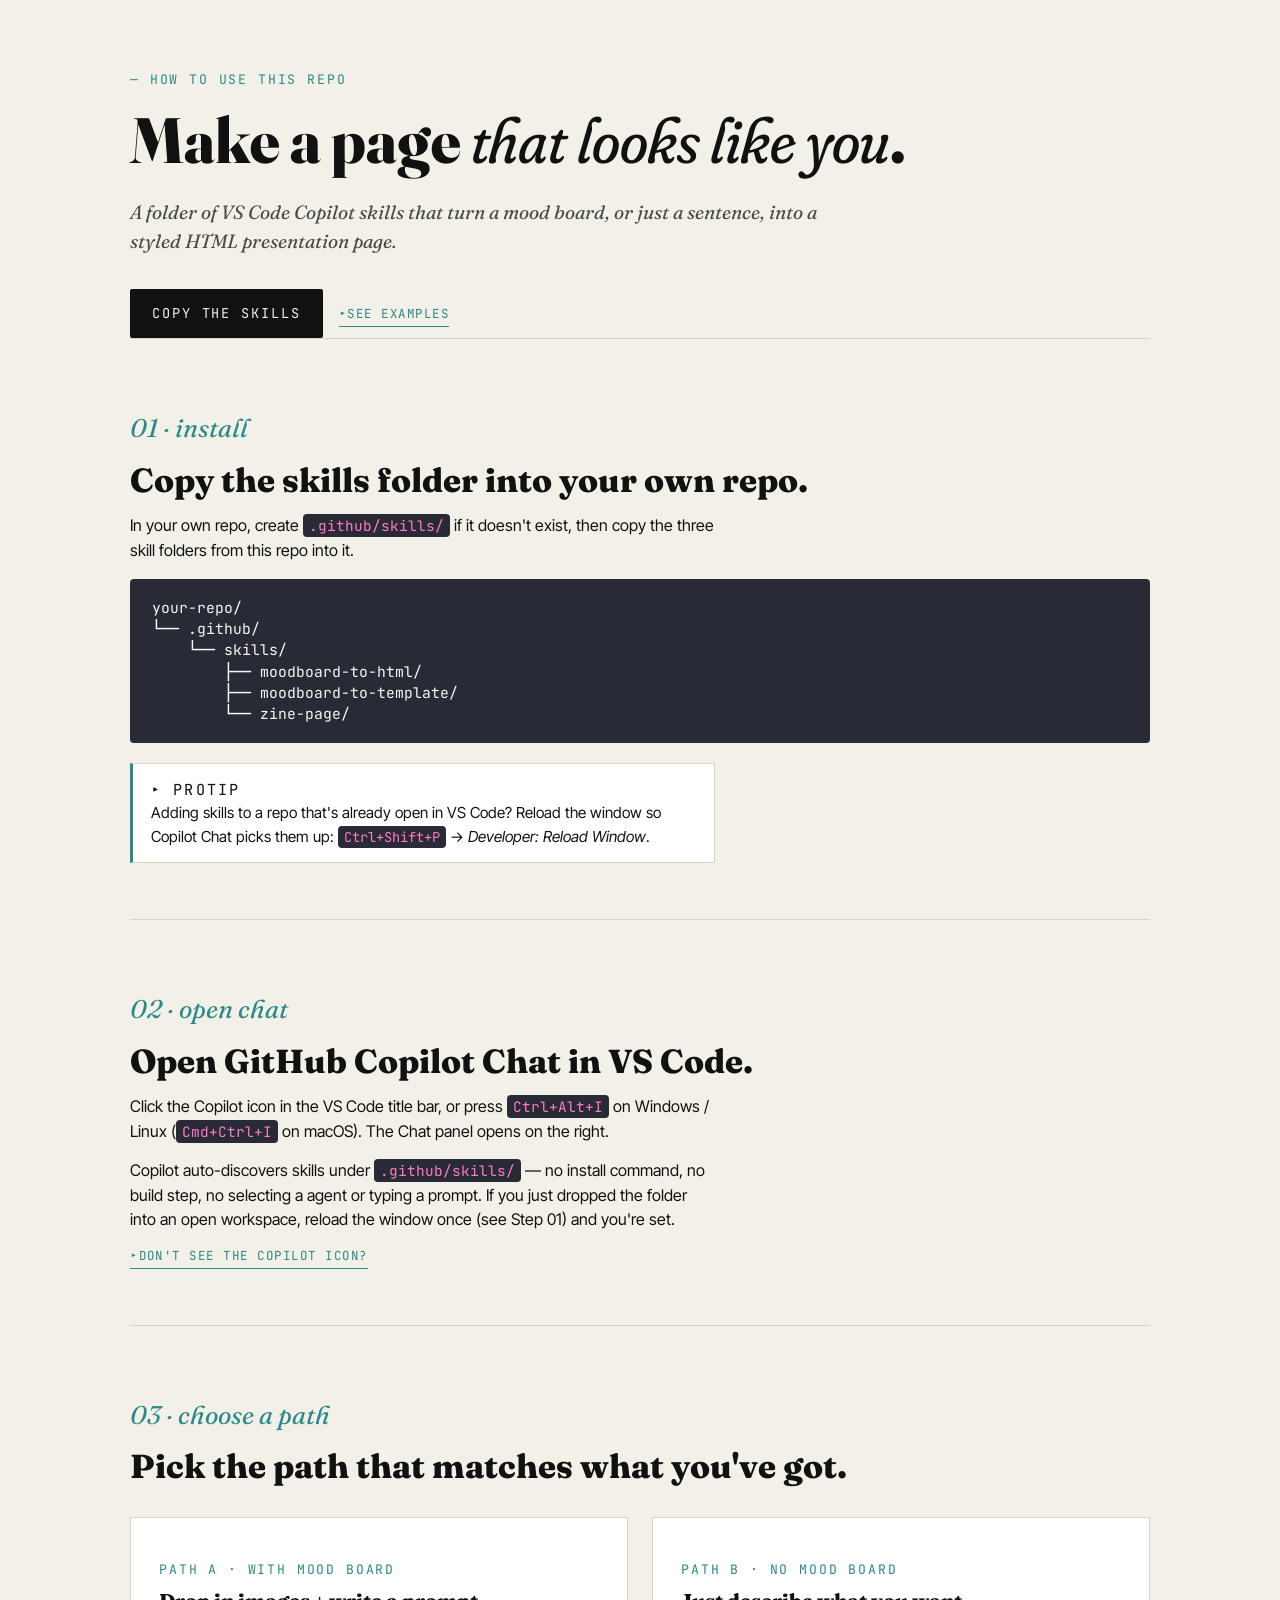
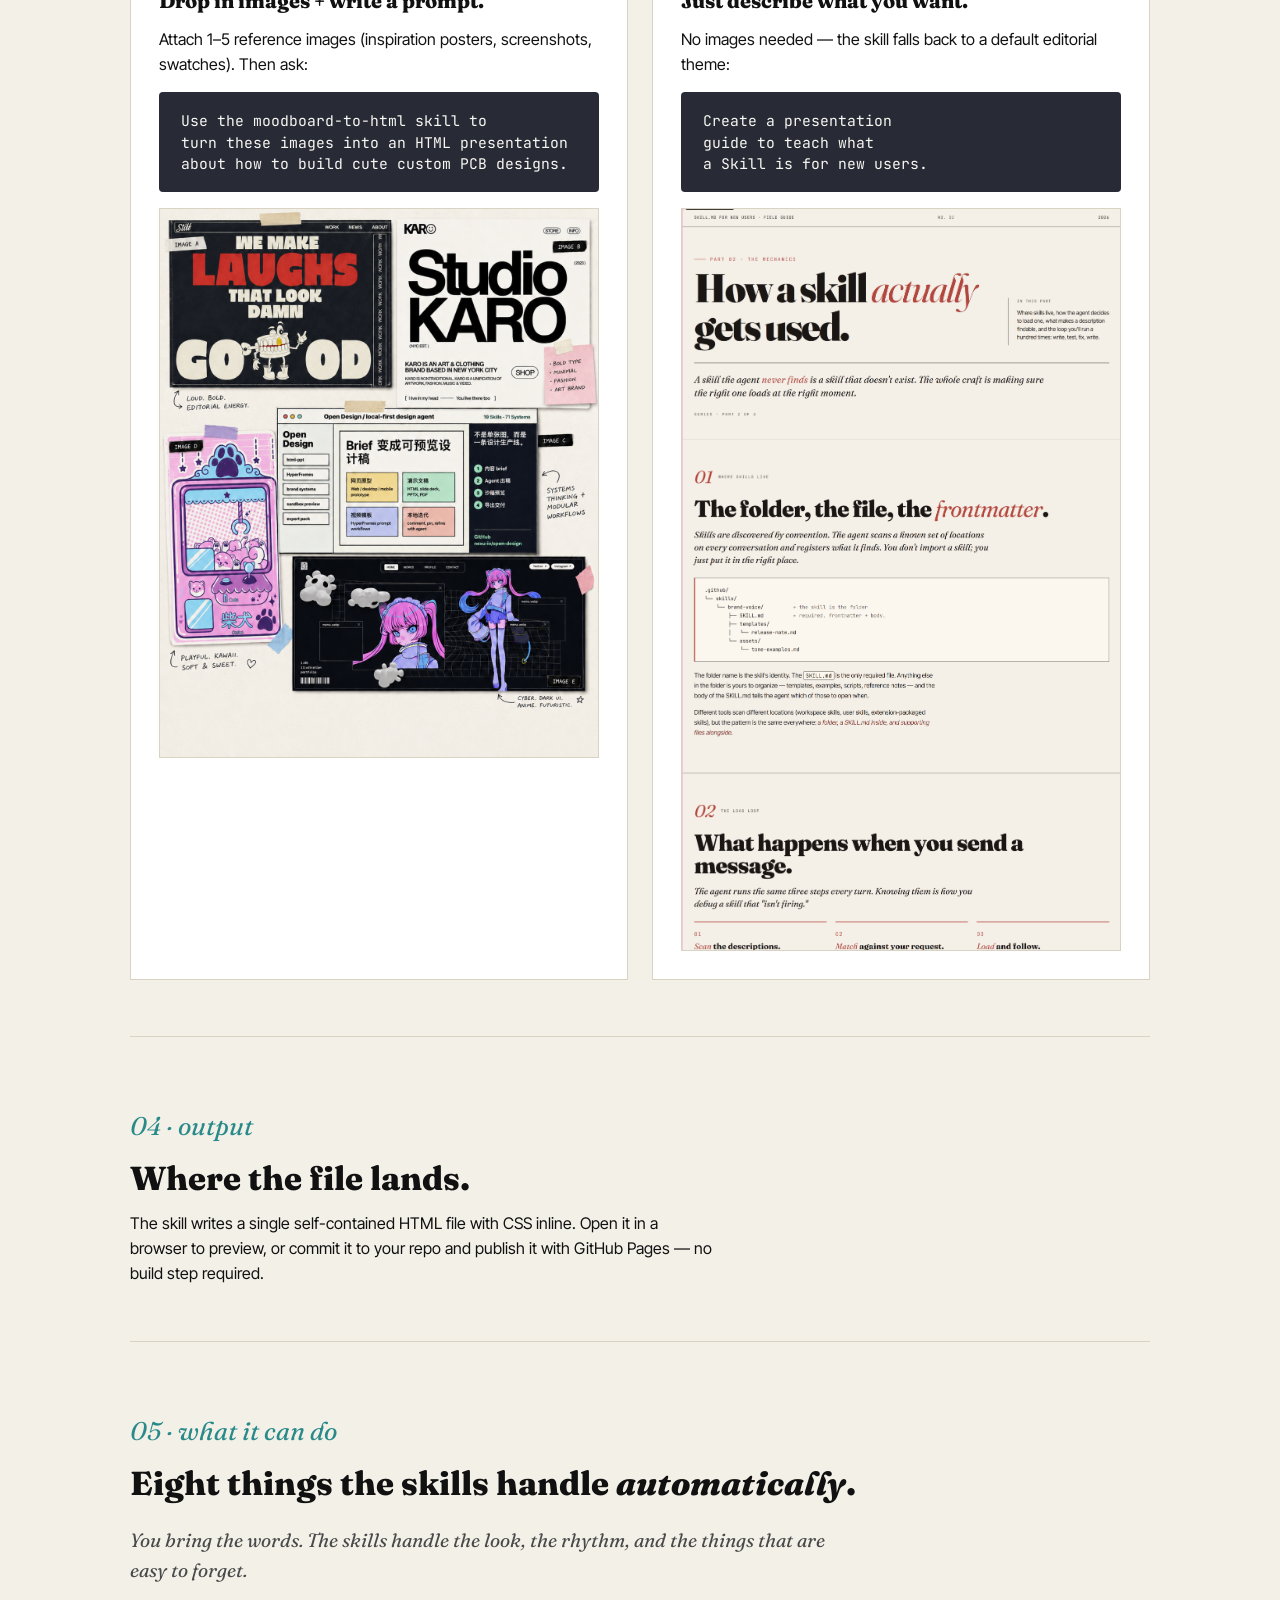
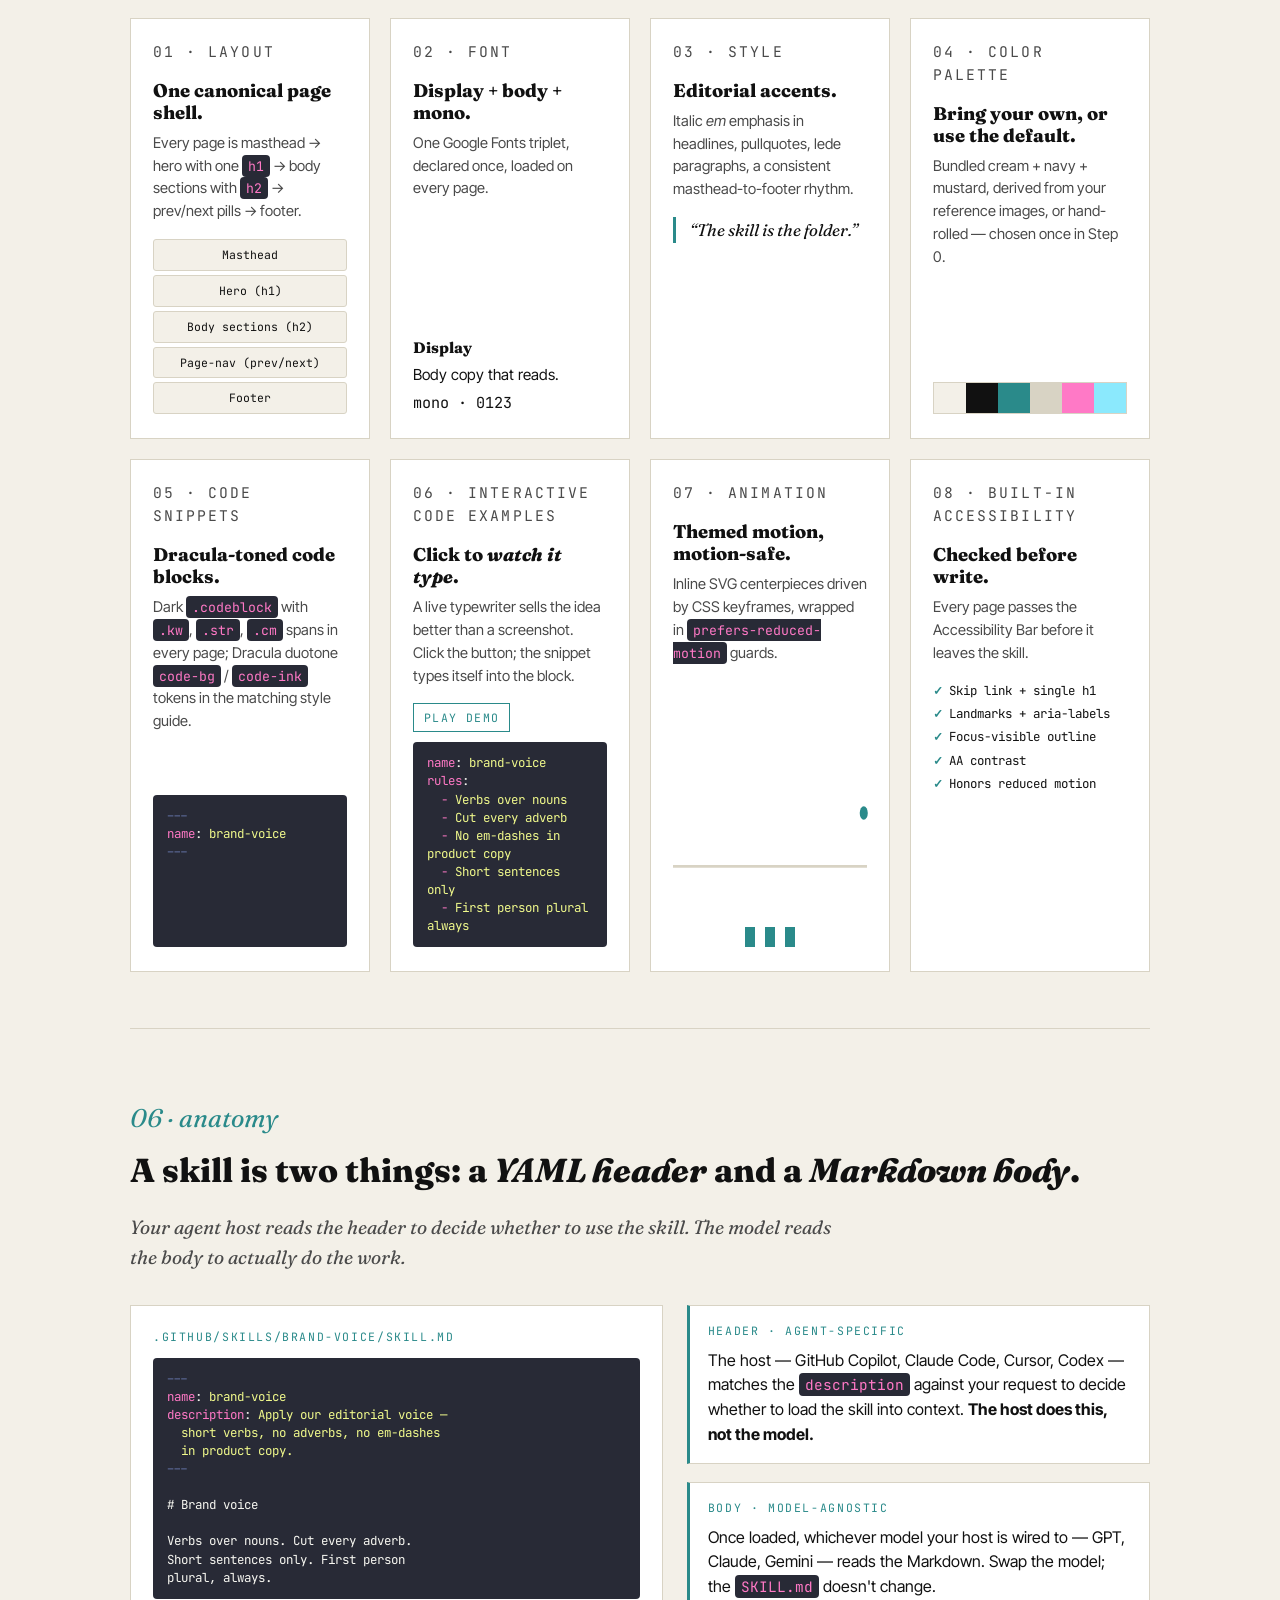
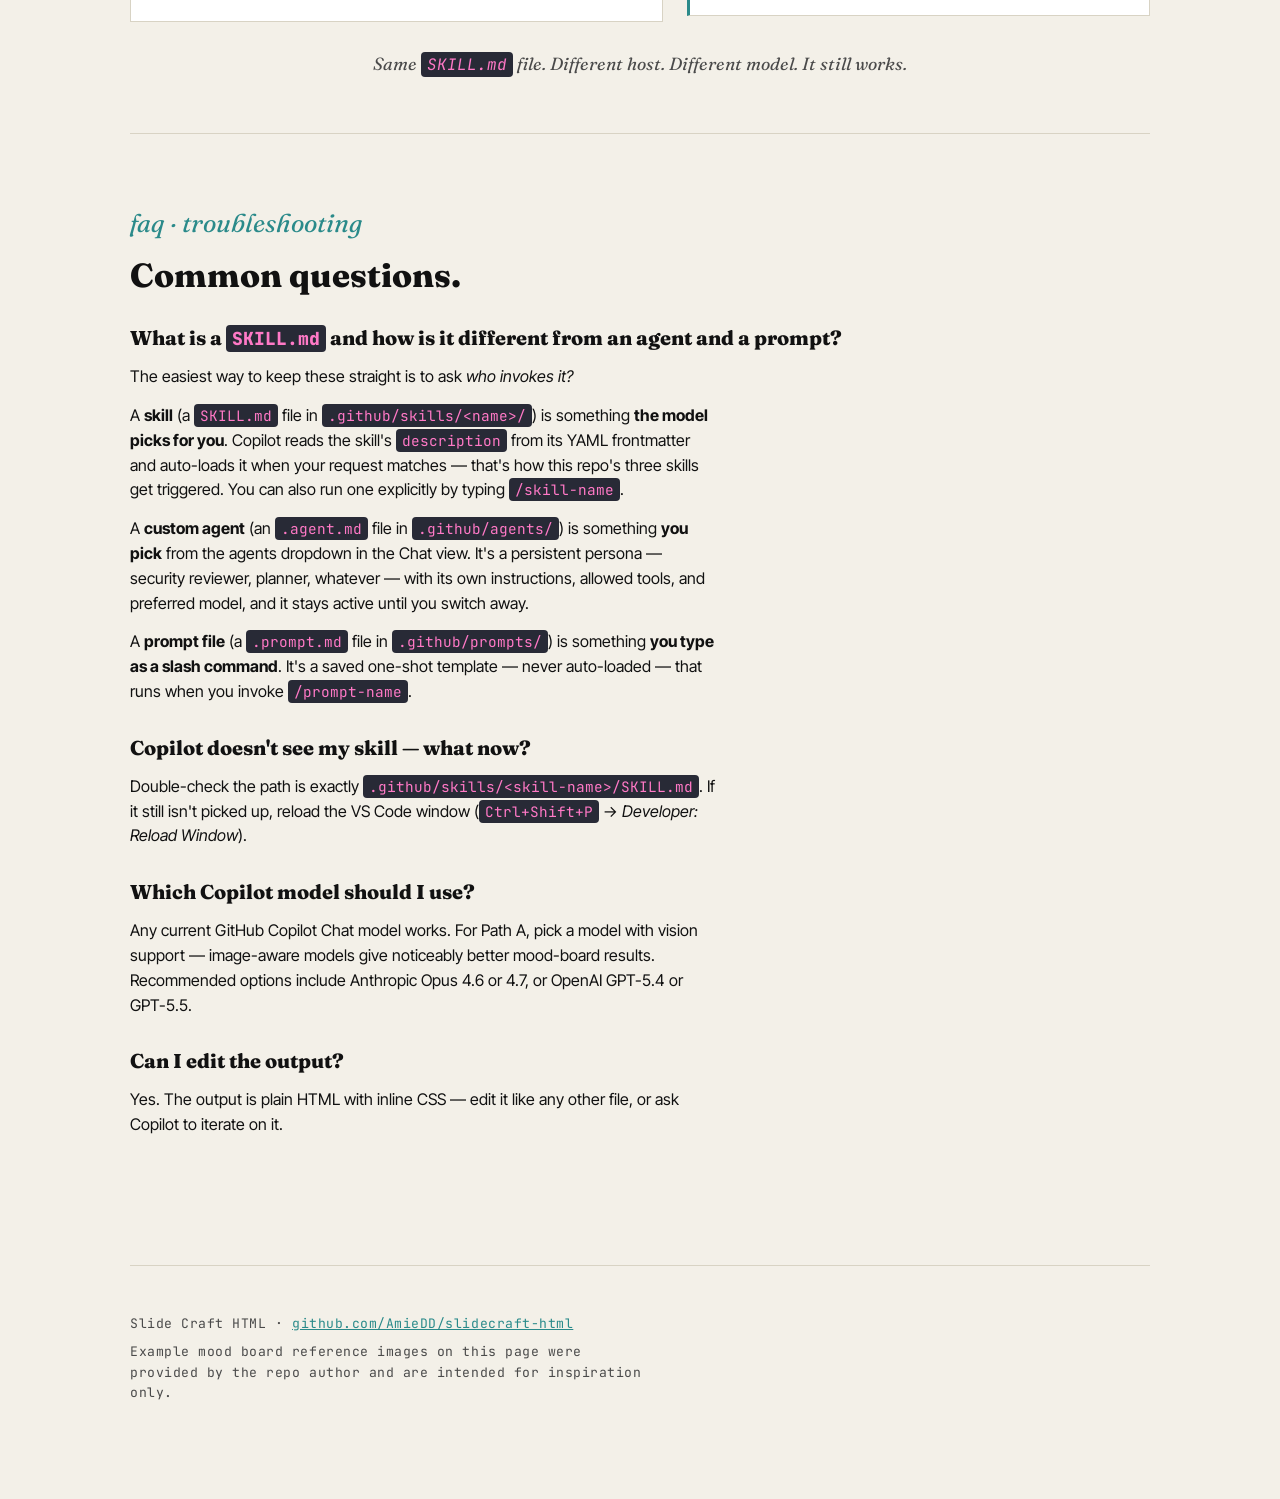
<file: docs/index.html>
<!DOCTYPE html>
<html lang="en">
<head>
  <meta charset="UTF-8">
  <meta name="viewport" content="width=device-width, initial-scale=1.0">
  <title>Slide Craft HTML · How to use this repo</title>
  <link rel="preconnect" href="https://fonts.googleapis.com">
  <link rel="preconnect" href="https://fonts.gstatic.com" crossorigin>
  <link href="https://fonts.googleapis.com/css2?family=Fraunces:ital,opsz,wght,SOFT@0,9..144,400,0..100;0,9..144,800,0..100;1,9..144,400,0..100&family=Inter+Tight:wght@400;500;600&family=JetBrains+Mono:wght@400;700&display=swap" rel="stylesheet">
  <style>
    :root {
      --bg: #f3f0e8;
      --ink: #111111;
      --ink-soft: #4a4a4a;
      --accent: #2a8a8a;
      --rule: #d8d3c4;
      --serif: 'Fraunces', Georgia, serif;
      --sans: 'Inter Tight', system-ui, sans-serif;
      --mono: 'JetBrains Mono', ui-monospace, monospace;
      /* Dracula palette — code surfaces only */
      --dracula-bg: #282A36;
      --dracula-current-line: #44475A;
      --dracula-fg: #F8F8F2;
      --dracula-comment: #6272A4;
      --dracula-pink: #FF79C6;
      --dracula-cyan: #8BE9FD;
    }
    * { box-sizing: border-box; margin: 0; padding: 0; }
    body {
      background: var(--bg);
      color: var(--ink);
      font-family: var(--sans);
      line-height: 1.55;
      -webkit-font-smoothing: antialiased;
    }
    a { color: var(--accent); }
    .wrap { max-width: 1100px; margin: 0 auto; padding: 56px 40px; }
    h1 {
      font-family: var(--serif);
      font-weight: 800;
      font-size: clamp(2.4rem, 5vw, 4.4rem);
      line-height: 1.05;
      margin-top: 16px;
      font-variation-settings: "opsz" 144;
    }
    h1 em {
      font-style: italic;
      font-weight: 400;
      font-variation-settings: "opsz" 144, "SOFT" 100;
    }
    h2 {
      font-family: var(--serif);
      font-weight: 800;
      font-size: clamp(1.6rem, 2.6vw, 2.2rem);
      line-height: 1.15;
      margin-top: 12px;
    }
    h3 {
      font-family: var(--serif);
      font-weight: 800;
      font-size: 1.25rem;
      line-height: 1.2;
      margin-top: 8px;
    }
    p { margin-top: 14px; max-width: 65ch; color: var(--ink); }
    p.hint {
      font-size: 0.9rem;
      color: var(--ink-soft);
      font-style: italic;
    }
    .eyebrow {
      font-family: var(--mono);
      color: var(--accent);
      font-size: 0.82rem;
      letter-spacing: 0.14em;
      text-transform: uppercase;
    }
    .lede {
      font-family: var(--serif);
      font-style: italic;
      font-size: 1.2rem;
      color: var(--ink-soft);
      max-width: 60ch;
      margin-top: 24px;
    }
    .step { padding: 56px 0; border-top: 1px solid var(--rule); }
    .step-num {
      font-family: var(--serif);
      font-style: italic;
      color: var(--accent);
      font-size: 1.6rem;
      margin-bottom: 8px;
    }
    pre, code {
      font-family: var(--mono);
      background: var(--dracula-bg);
      color: var(--dracula-fg);
      border-radius: 4px;
    }
    code { padding: 2px 6px; font-size: 0.9em; color: var(--dracula-pink); }
    pre {
      padding: 18px 22px;
      overflow-x: auto;
      margin-top: 16px;
      font-size: 0.92rem;
      line-height: 1.45;
    }
    pre code { background: transparent; padding: 0; color: var(--dracula-fg); }
    pre::selection, pre *::selection {
      background: var(--dracula-current-line);
      color: var(--dracula-fg);
    }
    .paths {
      display: grid;
      grid-template-columns: 1fr 1fr;
      gap: 24px;
      margin-top: 32px;
    }
    .path {
      border: 1px solid var(--rule);
      padding: 28px;
      background: #fff;
      min-width: 0;
    }
    .path img {
      width: 100%;
      height: auto;
      display: block;
      margin-top: 16px;
      border: 1px solid var(--rule);
    }
    .hint-img {
      display: block;
      max-width: 380px;
      width: 100%;
      height: auto;
      margin-top: 12px;
      border: 1px solid var(--rule);
      border-radius: 4px;
    }
    .hint-toggle {
      margin-top: 10px;
    }
    .protip {
      margin-top: 20px;
      padding: 14px 18px;
      background: #fff;
      border: 1px solid var(--rule);
      border-left: 3px solid var(--accent);
      max-width: 65ch;
    }
    .protip-label {
      font-family: var(--mono);
      color: var(--accent);
      font-size: 0.72rem;
      letter-spacing: 0.14em;
      text-transform: uppercase;
      margin: 0 0 6px;
    }
    .protip p {
      margin: 0;
      font-size: 0.95rem;
      color: var(--ink);
    }
    .hint-toggle > summary {
      display: inline-block;
      list-style: none;
      cursor: pointer;
      font-family: var(--mono);
      font-size: 0.78rem;
      letter-spacing: 0.12em;
      text-transform: uppercase;
      color: var(--accent);
      border-bottom: 1px solid var(--accent);
      padding: 2px 0;
    }
    .hint-toggle > summary::-webkit-details-marker { display: none; }
    .hint-toggle > summary::before {
      content: "▸ ";
      display: inline-block;
      transition: transform 120ms ease;
    }
    .hint-toggle[open] > summary::before {
      content: "▾ ";
    }
    .hint-toggle[open] > .hint-img {
      margin-top: 12px;
    }
    .examples-toggle { margin: 0; }
    .examples-toggle > .examples-list {
      list-style: none;
      padding: 12px 0 0;
      margin: 0;
      display: grid;
      gap: 10px;
      max-width: 480px;
    }
    .examples-list li {
      display: grid;
      gap: 2px;
      padding: 10px 14px;
      border: 1px solid var(--rule);
      background: #fff;
    }
    .examples-list a {
      font-family: var(--mono);
      font-size: 0.82rem;
      letter-spacing: 0.12em;
      text-transform: uppercase;
      text-decoration: none;
      color: var(--accent);
    }
    .examples-list span {
      font-size: 0.88rem;
      color: var(--ink-soft);
    }
    .cta-row {
      display: flex;
      flex-wrap: wrap;
      gap: 16px;
      margin-top: 32px;
      align-items: center;
    }
    .cta-primary,
    .cta-secondary {
      font-family: var(--mono);
      font-size: 0.85rem;
      letter-spacing: 0.14em;
      text-transform: uppercase;
      text-decoration: none;
      display: inline-block;
    }
    .cta-primary {
      background: var(--ink);
      color: var(--bg);
      padding: 14px 22px;
      border-radius: 2px;
    }
    .cta-primary:hover { background: var(--accent); }
    .cta-secondary {
      color: var(--accent);
      border-bottom: 1px solid var(--accent);
      padding: 4px 2px;
    }
    .faq h3 { margin-top: 32px; }
    footer {
      margin-top: 72px;
      padding: 40px 0;
      border-top: 1px solid var(--rule);
      font-family: var(--mono);
      font-size: 0.82rem;
      color: var(--ink-soft);
      letter-spacing: 0.04em;
    }
    footer p { margin-top: 8px; color: var(--ink-soft); }
    footer a { color: var(--accent); }
    /* Capability grid */
    .cap-grid {
      display: grid;
      grid-template-columns: repeat(4, 1fr);
      gap: 20px;
      margin-top: 32px;
    }
    .cap {
      border: 1px solid var(--rule);
      background: #fff;
      padding: 22px 22px 24px;
      display: flex;
      flex-direction: column;
      min-width: 0;
    }
    .cap-eyebrow {
      font-family: var(--mono);
      color: var(--accent);
      font-size: 0.72rem;
      letter-spacing: 0.14em;
      text-transform: uppercase;
      margin: 0 0 10px;
    }
    .cap h3 {
      font-family: var(--serif);
      font-weight: 800;
      font-size: 1.15rem;
      line-height: 1.2;
      margin: 0 0 8px;
    }
    .cap p {
      font-size: 0.92rem;
      color: var(--ink-soft);
      margin: 0 0 16px;
      max-width: none;
    }
    .cap-preview { margin-top: auto; }
    /* Per-capability preview styles */
    .cap-archetypes { display: flex; flex-wrap: wrap; gap: 6px; }
    .cap-archetypes span {
      font-family: var(--mono);
      font-size: 0.72rem;
      letter-spacing: 0.08em;
      padding: 4px 8px;
      background: var(--bg);
      border: 1px solid var(--rule);
    }
    .cap-shell {
      display: flex;
      flex-direction: column;
      gap: 4px;
      padding: 0;
      margin: 0;
      list-style: none;
      font-family: var(--mono);
      font-size: 0.72rem;
    }
    .cap-shell li {
      padding: 6px 8px;
      border: 1px solid var(--rule);
      border-radius: 3px;
      text-align: center;
      background: var(--bg);
    }
    .cap-type { display: grid; gap: 4px; }
    .cap-type span { font-size: 0.95rem; color: var(--ink); }
    .cap-pullquote {
      font-family: var(--serif);
      font-style: italic;
      font-size: 1.05rem;
      color: var(--ink);
      border-left: 3px solid var(--accent);
      padding-left: 14px;
      margin: 0;
    }

    .anatomy {
      display: grid;
      grid-template-columns: minmax(0, 1.15fr) minmax(0, 1fr);
      gap: 24px;
      margin-top: 32px;
      align-items: start;
    }
    .anatomy-file {
      border: 1px solid var(--rule);
      background: #fff;
      padding: 22px;
      min-width: 0;
    }
    .anatomy-file .cap-eyebrow {
      margin-bottom: 12px;
    }
    .anatomy-file pre {
      margin-top: 0;
    }
    .anatomy-notes {
      display: flex;
      flex-direction: column;
      gap: 18px;
      min-width: 0;
    }
    .anatomy-note {
      background: #fff;
      border: 1px solid var(--rule);
      border-left: 3px solid var(--accent);
      padding: 16px 18px;
    }
    .anatomy-note p {
      margin: 0;
    }
    .anatomy-note p + p {
      margin-top: 8px;
    }
    .anatomy-note-label {
      font-family: var(--mono);
      color: var(--accent);
      font-size: 0.72rem;
      letter-spacing: 0.14em;
      text-transform: uppercase;
    }
    .anatomy-hosts {
      font-family: var(--serif);
      font-style: italic;
      font-size: 1.1rem;
      color: var(--ink-soft);
      margin-top: 28px;
      text-align: center;
      max-width: 65ch;
      margin-left: auto;
      margin-right: auto;
    }
    @media (max-width: 760px) {
      .anatomy {
        grid-template-columns: 1fr;
      }
    }
    .cap-swatches {
      display: grid;
      grid-template-columns: repeat(6, 1fr);
      gap: 0;
      height: 32px;
      border: 1px solid var(--rule);
    }
    .cap-swatches span { display: block; }
    .cap-code {
      margin-top: auto;
      font-size: 0.78rem;
      padding: 12px 14px;
      line-height: 1.45;
      white-space: pre-wrap;
      word-break: break-word;
      min-height: 9.5rem;
      overflow: hidden;
    }
    .cap-code.is-typing::after {
      content: "▌";
      display: inline-block;
      color: var(--dracula-fg);
      margin-left: 1px;
      animation: cap-caret-blink 1s steps(2, end) infinite;
    }
    @keyframes cap-caret-blink {
      to { visibility: hidden; }
    }
    .cap-code .kw { color: #ff79c6; }
    .cap-code .str { color: #f1fa8c; }
    .cap-code .cm { color: #6272a4; }
    .cap-actions {
      display: flex;
      align-items: center;
      gap: 12px;
      margin: 0 0 10px;
    }
    .cap-copy {
      font-family: var(--mono);
      font-size: 0.72rem;
      letter-spacing: 0.12em;
      text-transform: uppercase;
      color: var(--accent);
      background: #fff;
      border: 1px solid var(--accent);
      padding: 6px 10px;
      cursor: pointer;
      transition: background 120ms ease, color 120ms ease;
    }
    .cap-copy:hover,
    .cap-copy:focus-visible {
      background: var(--accent);
      color: #fff;
      outline: none;
    }
    .cap-copy:focus-visible {
      box-shadow: 0 0 0 3px rgba(42, 138, 138, 0.35);
    }
    .cap-copy-status {
      font-family: var(--mono);
      font-size: 0.72rem;
      letter-spacing: 0.1em;
      color: var(--ink-soft);
    }
    .cap-tabs { display: flex; gap: 0; border: 1px solid var(--rule); }
    .cap-tabs button {
      flex: 1;
      font-family: var(--mono);
      font-size: 0.72rem;
      letter-spacing: 0.1em;
      text-transform: uppercase;
      padding: 8px 10px;
      background: #fff;
      border: 0;
      border-right: 1px solid var(--rule);
      cursor: default;
      color: var(--ink-soft);
    }
    .cap-tabs button:last-child { border-right: 0; }
    .cap-tabs button[aria-selected="true"] {
      background: var(--ink);
      color: var(--bg);
    }
    .cap-motion { display: flex; flex-direction: column; gap: 14px; align-items: stretch; }
    .cap-bars { display: flex; gap: 10px; align-items: flex-end; justify-content: center; height: 56px; }
    .cap-bars span {
      display: block;
      width: 10px; height: 20px;
      background: var(--accent);
      animation: cap-bounce 1.4s ease-in-out infinite;
    }
    .cap-bars span:nth-child(2) { animation-delay: 0.15s; }
    .cap-bars span:nth-child(3) { animation-delay: 0.3s; }
    .cap-line { width: 100%; height: 96px; overflow: visible; }
    .cap-line-axis { stroke: var(--rule); stroke-width: 1; }
    .cap-line-path {
      fill: none;
      stroke: var(--accent);
      stroke-width: 2;
      stroke-linecap: round;
      stroke-linejoin: round;
      stroke-dasharray: 160;
      stroke-dashoffset: 160;
      animation: cap-line-draw 2.8s ease-in-out infinite;
    }
    .cap-line-dot {
      fill: var(--accent);
      transform-box: fill-box;
      transform-origin: center;
      animation: cap-line-pulse 2.8s ease-in-out infinite;
    }
    @keyframes cap-bounce {
      0%, 100% { transform: translateY(0); height: 20px; }
      50%      { transform: translateY(-6px); height: 28px; }
    }
    @keyframes cap-line-draw {
      0%       { stroke-dashoffset: 160; }
      55%, 90% { stroke-dashoffset: 0; }
      100%     { stroke-dashoffset: 160; }
    }
    @keyframes cap-line-pulse {
      0%, 50% { opacity: 0; transform: scale(0.6); }
      60%     { opacity: 1; transform: scale(1.4); }
      75%     { opacity: 1; transform: scale(1); }
      90%     { opacity: 1; transform: scale(1); }
      100%    { opacity: 0; transform: scale(0.6); }
    }
    @media (prefers-reduced-motion: reduce) {
      .cap-bars span,
      .cap-line-path,
      .cap-line-dot { animation: none; }
      .cap-line-path { stroke-dashoffset: 0; }
      .cap-code.is-typing::after { animation: none; visibility: hidden; }
    }
    .cap-list {
      list-style: none;
      padding: 0; margin: 0;
      display: grid; gap: 4px;
    }
    .cap-list li {
      font-family: var(--mono);
      font-size: 0.78rem;
      color: var(--ink);
      padding-left: 16px;
      position: relative;
    }
    .cap-list li::before {
      content: "✓";
      color: var(--accent);
      position: absolute; left: 0;
      font-weight: 700;
    }
    @media (max-width: 1020px) {
      .cap-grid { grid-template-columns: repeat(2, 1fr); }
    }
    @media (max-width: 540px) {
      .cap-grid { grid-template-columns: 1fr; }
    }
    @media (max-width: 760px) {
      .wrap { padding: 40px 22px; }
      .paths { grid-template-columns: 1fr; }
      .cta-row { flex-direction: column; align-items: flex-start; }
    }
  </style>
</head>
<body>
  <main class="wrap">
    <p class="eyebrow">— How to use this repo</p>
    <h1>Make a page <em>that looks like you</em>.</h1>
    <p class="lede">A folder of VS Code Copilot skills that turn a mood board, or just a sentence, into a styled HTML presentation page.</p>
    <div class="cta-row">
      <a class="cta-primary" href="https://github.com/AmieDD/slidecraft-html/tree/main/.github/skills">Copy the skills</a>
      <details class="hint-toggle examples-toggle">
        <summary>See examples</summary>
        <ul class="examples-list">
          <li>
            <a href="examples/skill-md-part-1.html">Default layout &amp; font</a>
            <span>Editorial theme used when no mood board is supplied.</span>
          </li>
          <li>
            <a href="examples/skill-md-for-new-users.html">From a moodboard</a>
            <span>Look and feel extracted from reference images.</span>
          </li>
        </ul>
      </details>
    </div>

    <section class="step" id="install">
      <p class="step-num">01 · install</p>
      <h2>Copy the skills folder into your own repo.</h2>
      <p>In your own repo, create <code>.github/skills/</code> if it doesn't exist, then copy the three skill folders from this repo into it.</p>
      <pre>your-repo/
└── .github/
    └── skills/
        ├── moodboard-to-html/
        ├── moodboard-to-template/
        └── zine-page/</pre>
      <aside class="protip" role="note" aria-label="Pro tip">
        <p class="protip-label">▸ Protip</p>
        <p>Adding skills to a repo that's already open in VS Code? Reload the window so Copilot Chat picks them up: <code>Ctrl+Shift+P</code> → <em>Developer: Reload Window</em>.</p>
      </aside>
    </section>

    <section class="step">
      <p class="step-num">02 · open chat</p>
      <h2>Open GitHub Copilot Chat in VS Code.</h2>
      <p>Click the Copilot icon in the VS Code title bar, or press <code>Ctrl+Alt+I</code> on Windows / Linux (<code>Cmd+Ctrl+I</code> on macOS). The Chat panel opens on the right.</p>
      <p>Copilot auto-discovers skills under <code>.github/skills/</code> — no install command, no build step, no selecting a agent or typing a prompt. If you just dropped the folder into an open workspace, reload the window once (see Step 01) and you're set.</p>
      <details class="hint-toggle">
        <summary>Don't see the Copilot Icon?</summary>
        <p class="hint">If you don't see a Copilot icon, install the GitHub Copilot Chat extension from the Extensions view first.</p>
        <img class="hint-img" src="./assets/github-copilot-extension.png" alt="GitHub Copilot Chat extension card in the VS Code Extensions view, showing the GitHub Copilot Chat name, description, and Verified GitHub publisher badge.">
      </details>
    </section>

    <section class="step">
      <p class="step-num">03 · choose a path</p>
      <h2>Pick the path that matches what you've got.</h2>
      <div class="paths">
        <article class="path">
          <p class="eyebrow">Path A · with mood board</p>
          <h3>Drop in images + write a prompt.</h3>
          <p>Attach 1–5 reference images (inspiration posters, screenshots, swatches). Then ask:</p>
          <pre>Use the moodboard-to-html skill to
turn these images into an HTML presentation
about how to build cute custom PCB designs.</pre>
          <img src="./assets/moodboard-example.png" alt="Mood board collage example — bold editorial, kawaii, and cyber references">
        </article>
        <article class="path">
          <p class="eyebrow">Path B · no mood board</p>
          <h3>Just describe what you want.</h3>
          <p>No images needed — the skill falls back to a default editorial theme:</p>
          <pre>Create a presentation
guide to teach what
a Skill is for new users.</pre>
          <img src="./assets/default-theme-example.png" alt="Default editorial theme example — warm paper, serif headlines, teal accent">
        </article>
      </div>
    </section>

    <section class="step">
      <p class="step-num">04 · output</p>
      <h2>Where the file lands.</h2>
      <p>The skill writes a single self-contained HTML file with CSS inline. Open it in a browser to preview, or commit it to your repo and publish it with GitHub Pages — no build step required.</p>
    </section>

    <section class="step" id="capabilities">
      <p class="step-num">05 · what it can do</p>
      <h2>Eight things the skills handle <em>automatically</em>.</h2>
      <p class="lede">You bring the words. The skills handle the look, the rhythm, and the things that are easy to forget.</p>

      <div class="cap-grid">

        <article class="cap">
          <p class="cap-eyebrow">01 · layout</p>
          <h3>One canonical page shell.</h3>
          <p>Every page is masthead → hero with one <code>h1</code> → body sections with <code>h2</code> → prev/next pills → footer.</p>
          <ol class="cap-preview cap-shell" aria-hidden="true">
            <li>Masthead</li>
            <li>Hero (h1)</li>
            <li>Body sections (h2)</li>
            <li>Page-nav (prev/next)</li>
            <li>Footer</li>
          </ol>
        </article>

        <article class="cap">
          <p class="cap-eyebrow">02 · font</p>
          <h3>Display + body + mono.</h3>
          <p>One Google Fonts triplet, declared once, loaded on every page.</p>
          <div class="cap-preview cap-type">
            <span style="font-family: var(--serif); font-weight: 800;">Display</span>
            <span style="font-family: var(--sans);">Body copy that reads.</span>
            <span style="font-family: var(--mono);">mono · 0123</span>
          </div>
        </article>

        <article class="cap">
          <p class="cap-eyebrow">03 · style</p>
          <h3>Editorial accents.</h3>
          <p>Italic <em>em</em> emphasis in headlines, pullquotes, lede paragraphs, a consistent masthead-to-footer rhythm.</p>
          <blockquote class="cap-preview cap-pullquote">“The skill is the folder.”</blockquote>
        </article>

        <article class="cap">
          <p class="cap-eyebrow">04 · color palette</p>
          <h3>Bring your own, or use the default.</h3>
          <p>Bundled cream + navy + mustard, derived from your reference images, or hand-rolled — chosen once in Step 0.</p>
          <div class="cap-preview cap-swatches" aria-hidden="true">
            <span style="background:#f3f0e8;"></span>
            <span style="background:#111111;"></span>
            <span style="background:#2a8a8a;"></span>
            <span style="background:#d8d3c4;"></span>
            <span style="background:#FF79C6;"></span>
            <span style="background:#8BE9FD;"></span>
          </div>
        </article>

        <article class="cap">
          <p class="cap-eyebrow">05 · code snippets</p>
          <h3>Dracula-toned code blocks.</h3>
          <p>Dark <code>.codeblock</code> with <code>.kw</code>, <code>.str</code>, <code>.cm</code> spans in every page; Dracula duotone <code>code-bg</code> / <code>code-ink</code> tokens in the matching style guide.</p>
          <pre class="cap-preview cap-code"><span class="cm">---</span>
<span class="kw">name</span>: <span class="str">brand-voice</span>
<span class="cm">---</span></pre>
        </article>

        <article class="cap">
          <p class="cap-eyebrow">06 · interactive code examples</p>
          <h3>Click to <em>watch it type</em>.</h3>
          <p>A live typewriter sells the idea better than a screenshot. Click the button; the snippet types itself into the block.</p>
          <div class="cap-actions">
            <button type="button" class="cap-copy" data-type-target="cap-06-code">
              <span class="cap-copy-label">Play demo</span>
            </button>
            <span class="cap-copy-status" role="status" aria-live="polite"></span>
          </div>
          <pre id="cap-06-code"
               class="cap-preview cap-code"
               tabindex="0"
               role="region"
               aria-label="Code sample: yaml"
               data-snippet="name: brand-voice
rules:
  - Verbs over nouns
  - Cut every adverb
  - No em-dashes in product copy
  - Short sentences only
  - First person plural always"><span class="kw">name</span>: <span class="str">brand-voice</span>
<span class="kw">rules</span>:
  <span class="kw">-</span> <span class="str">Verbs over nouns</span>
  <span class="kw">-</span> <span class="str">Cut every adverb</span>
  <span class="kw">-</span> <span class="str">No em-dashes in product copy</span>
  <span class="kw">-</span> <span class="str">Short sentences only</span>
  <span class="kw">-</span> <span class="str">First person plural always</span></pre>
        </article>

        <article class="cap">
          <p class="cap-eyebrow">07 · animation</p>
          <h3>Themed motion, motion-safe.</h3>
          <p>Inline SVG centerpieces driven by CSS keyframes, wrapped in <code>prefers-reduced-motion</code> guards.</p>
          <div class="cap-preview cap-motion" aria-hidden="true">
            <svg class="cap-line" viewBox="0 0 120 36" preserveAspectRatio="none" role="img" focusable="false">
              <line class="cap-line-axis" x1="0" y1="32" x2="120" y2="32" />
              <polyline class="cap-line-path" points="2,28 22,22 42,26 62,14 82,18 102,8 118,12" />
              <circle class="cap-line-dot" cx="118" cy="12" r="2.5" />
            </svg>
            <div class="cap-bars">
              <span></span><span></span><span></span>
            </div>
          </div>
        </article>

        <article class="cap">
          <p class="cap-eyebrow">08 · built-in accessibility</p>
          <h3>Checked before write.</h3>
          <p>Every page passes the Accessibility Bar before it leaves the skill.</p>
          <ul class="cap-preview cap-list">
            <li>Skip link + single h1</li>
            <li>Landmarks + aria-labels</li>
            <li>Focus-visible outline</li>
            <li>AA contrast</li>
            <li>Honors reduced motion</li>
          </ul>
        </article>

      </div>
    </section>

    <section class="step" id="anatomy">
      <p class="step-num">06 · anatomy</p>
      <h2>A skill is two things: a <em>YAML header</em> and a <em>Markdown body</em>.</h2>
      <p class="lede">Your agent host reads the header to decide whether to use the skill. The model reads the body to actually do the work.</p>

      <div class="anatomy">
        <article class="anatomy-file">
          <p class="cap-eyebrow">.github/skills/brand-voice/SKILL.md</p>
          <pre class="cap-code"><span class="cm">---</span>
<span class="kw">name</span>: <span class="str">brand-voice</span>
<span class="kw">description</span>: <span class="str">Apply our editorial voice —</span>
<span class="str">  short verbs, no adverbs, no em-dashes</span>
<span class="str">  in product copy.</span>
<span class="cm">---</span>

# Brand voice

Verbs over nouns. Cut every adverb.
Short sentences only. First person
plural, always.</pre>
        </article>

        <div class="anatomy-notes">
          <aside class="anatomy-note">
            <p class="anatomy-note-label">Header · agent-specific</p>
            <p>The host — GitHub Copilot, Claude Code, Cursor, Codex — matches the <code>description</code> against your request to decide whether to load the skill into context. <strong>The host does this, not the model.</strong></p>
          </aside>
          <aside class="anatomy-note">
            <p class="anatomy-note-label">Body · model-agnostic</p>
            <p>Once loaded, whichever model your host is wired to — GPT, Claude, Gemini — reads the Markdown. Swap the model; the <code>SKILL.md</code> doesn't change.</p>
          </aside>
        </div>
      </div>

      <p class="anatomy-hosts">Same <code>SKILL.md</code> file. Different host. Different model. <em>It still works.</em></p>
    </section>

    <section class="step faq">
      <p class="step-num">faq · troubleshooting</p>
      <h2>Common questions.</h2>
      <h3>What is a <code>SKILL.md</code> and how is it different from an agent and a prompt?</h3>
      <p>The easiest way to keep these straight is to ask <em>who invokes it?</em></p>
      <p>A <strong>skill</strong> (a <code>SKILL.md</code> file in <code>.github/skills/&lt;name&gt;/</code>) is something <strong>the model picks for you</strong>. Copilot reads the skill's <code>description</code> from its YAML frontmatter and auto-loads it when your request matches — that's how this repo's three skills get triggered. You can also run one explicitly by typing <code>/skill-name</code>.</p>
      <p>A <strong>custom agent</strong> (an <code>.agent.md</code> file in <code>.github/agents/</code>) is something <strong>you pick</strong> from the agents dropdown in the Chat view. It's a persistent persona — security reviewer, planner, whatever — with its own instructions, allowed tools, and preferred model, and it stays active until you switch away.</p>
      <p>A <strong>prompt file</strong> (a <code>.prompt.md</code> file in <code>.github/prompts/</code>) is something <strong>you type as a slash command</strong>. It's a saved one-shot template — never auto-loaded — that runs when you invoke <code>/prompt-name</code>.</p>
      <h3>Copilot doesn't see my skill — what now?</h3>
      <p>Double-check the path is exactly <code>.github/skills/&lt;skill-name&gt;/SKILL.md</code>. If it still isn't picked up, reload the VS Code window (<code>Ctrl+Shift+P</code> → <em>Developer: Reload Window</em>).</p>
      <h3>Which Copilot model should I use?</h3>
      <p>Any current GitHub Copilot Chat model works. For Path A, pick a model with vision support — image-aware models give noticeably better mood-board results. Recommended options include Anthropic Opus 4.6 or 4.7, or OpenAI GPT-5.4 or GPT-5.5.</p>
      <h3>Can I edit the output?</h3>
      <p>Yes. The output is plain HTML with inline CSS — edit it like any other file, or ask Copilot to iterate on it.</p>
    </section>

    <footer>
      <p>Slide Craft HTML · <a href="https://github.com/AmieDD/slidecraft-html">github.com/AmieDD/slidecraft-html</a></p>
      <p>Example mood board reference images on this page were provided by the repo author and are intended for inspiration only.</p>
    </footer>
  </main>
  <script>
    (function () {
      var prefersReduced = window.matchMedia &&
        window.matchMedia('(prefers-reduced-motion: reduce)').matches;

      function escapeHtml(s) {
        return s.replace(/[&<>]/g, function (c) {
          return { '&': '&amp;', '<': '&lt;', '>': '&gt;' }[c];
        });
      }

      function tokenizeYaml(text) {
        return text.split('\n').map(function (line) {
          var tail = '';
          var hash = line.indexOf('#');
          if (hash !== -1) {
            tail = '<span class="cm">' + escapeHtml(line.slice(hash)) + '</span>';
            line = line.slice(0, hash);
          }
          var m = line.match(/^(\s*)-\s?(.*)$/);
          if (m) {
            return escapeHtml(m[1]) + '<span class="kw">-</span>' +
                   (m[2] ? ' <span class="str">' + escapeHtml(m[2]) + '</span>' : '') + tail;
          }
          m = line.match(/^(\s*)([\w.\-]+)(:)(\s*)(.*)$/);
          if (m) {
            var val = m[5] ? '<span class="str">' + escapeHtml(m[5]) + '</span>' : '';
            return escapeHtml(m[1]) + '<span class="kw">' + escapeHtml(m[2]) + '</span>' +
                   m[3] + escapeHtml(m[4]) + val + tail;
          }
          return escapeHtml(line) + tail;
        }).join('\n');
      }

      var buttons = document.querySelectorAll('.cap-copy[data-type-target]');
      if (!buttons.length) return;

      buttons.forEach(function (btn) {
        var target = document.getElementById(btn.getAttribute('data-type-target'));
        if (!target) return;
        var card    = btn.closest('.cap');
        var status  = card ? card.querySelector('.cap-copy-status') : null;
        var label   = btn.querySelector('.cap-copy-label') || btn;
        var snippet = target.getAttribute('data-snippet') || target.textContent;
        var isCode  = target.classList.contains('cap-code');
        var typing  = false;

        function render(text) {
          if (isCode) {
            target.innerHTML = tokenizeYaml(text);
          } else {
            target.textContent = text;
          }
        }

        render(snippet);

        btn.addEventListener('click', function () {
          if (typing) return;
          typing = true;
          label.textContent = 'Typing…';
          if (status) status.textContent = '';

          if (prefersReduced) {
            render(snippet);
            finish();
            return;
          }

          render('');
          target.classList.add('is-typing');
          var i = 0;
          (function tick() {
            if (i >= snippet.length) { finish(); return; }
            i++;
            render(snippet.slice(0, i));
            setTimeout(tick, 18);
          })();

          function finish() {
            target.classList.remove('is-typing');
            label.textContent = 'Play again';
            if (status) status.textContent = 'Demo complete.';
            typing = false;
          }
        });
      });
    })();
  </script>
</body>
</html>
</file>
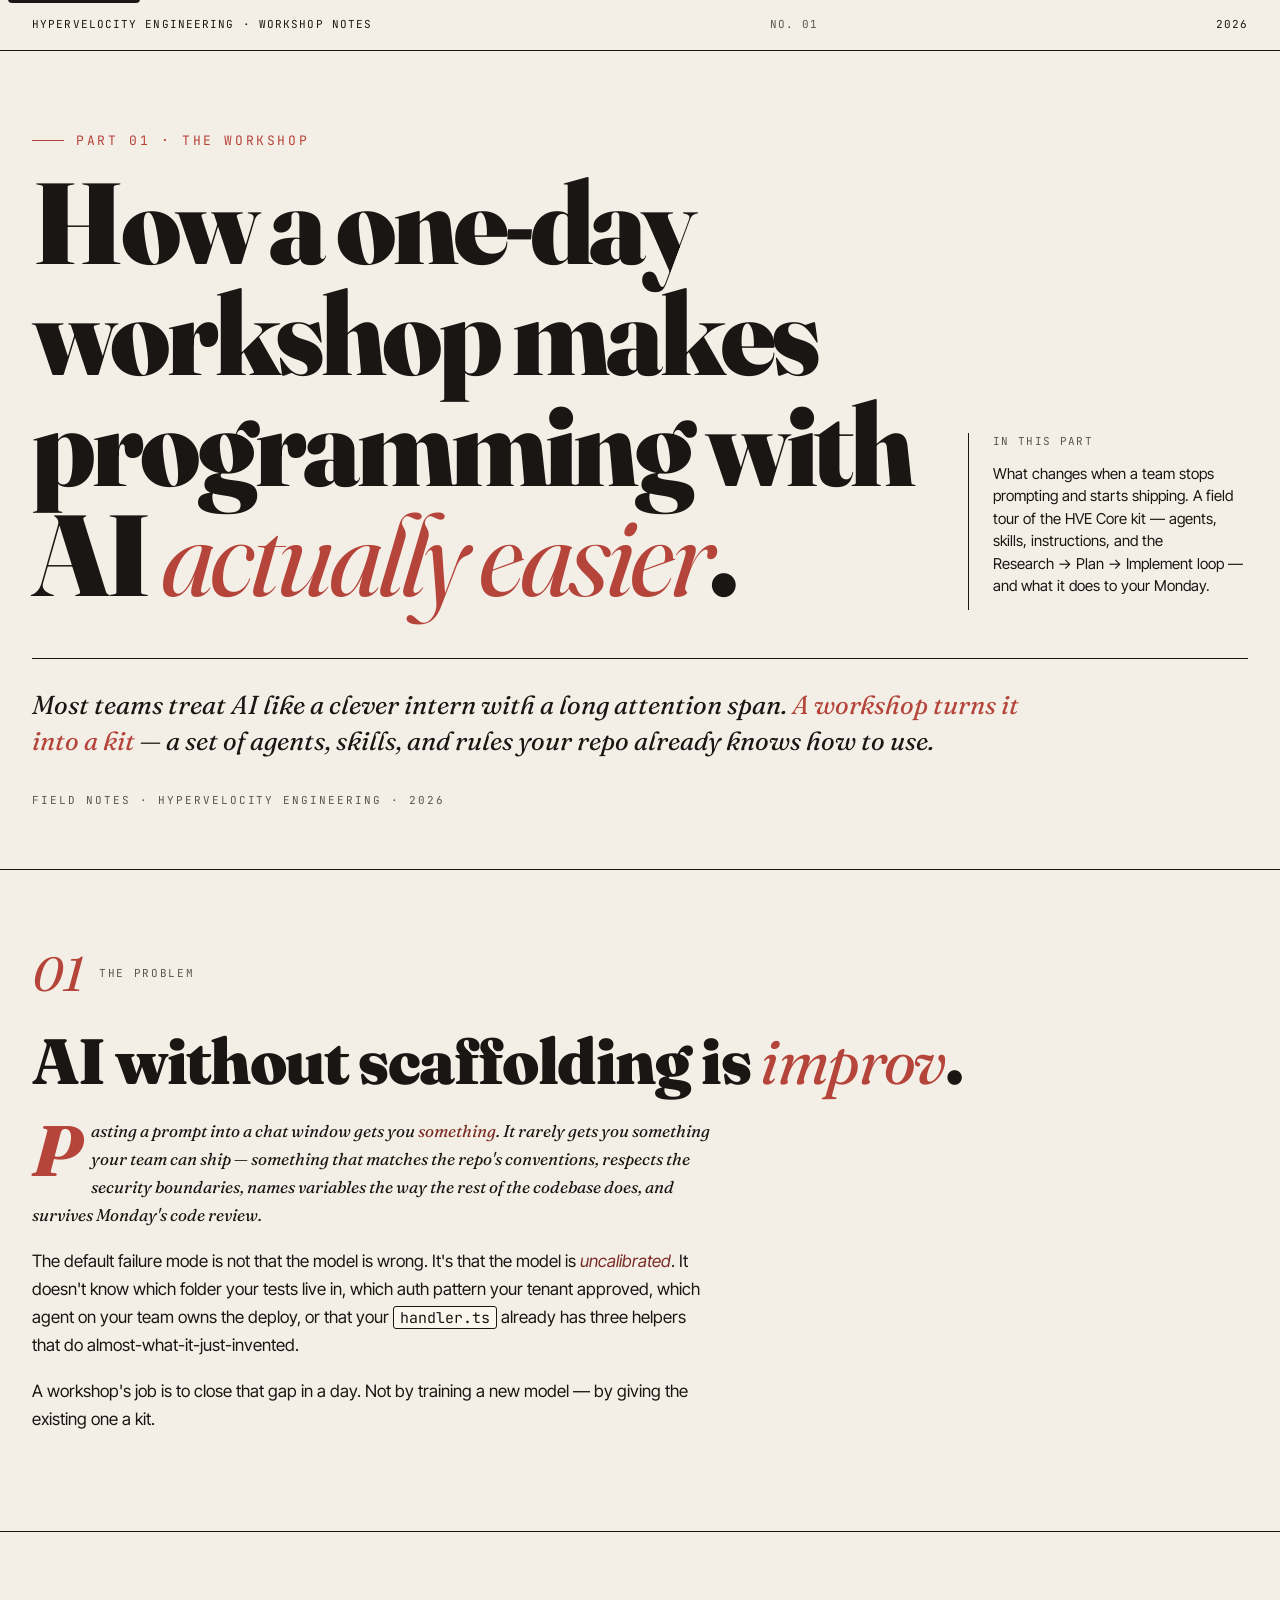
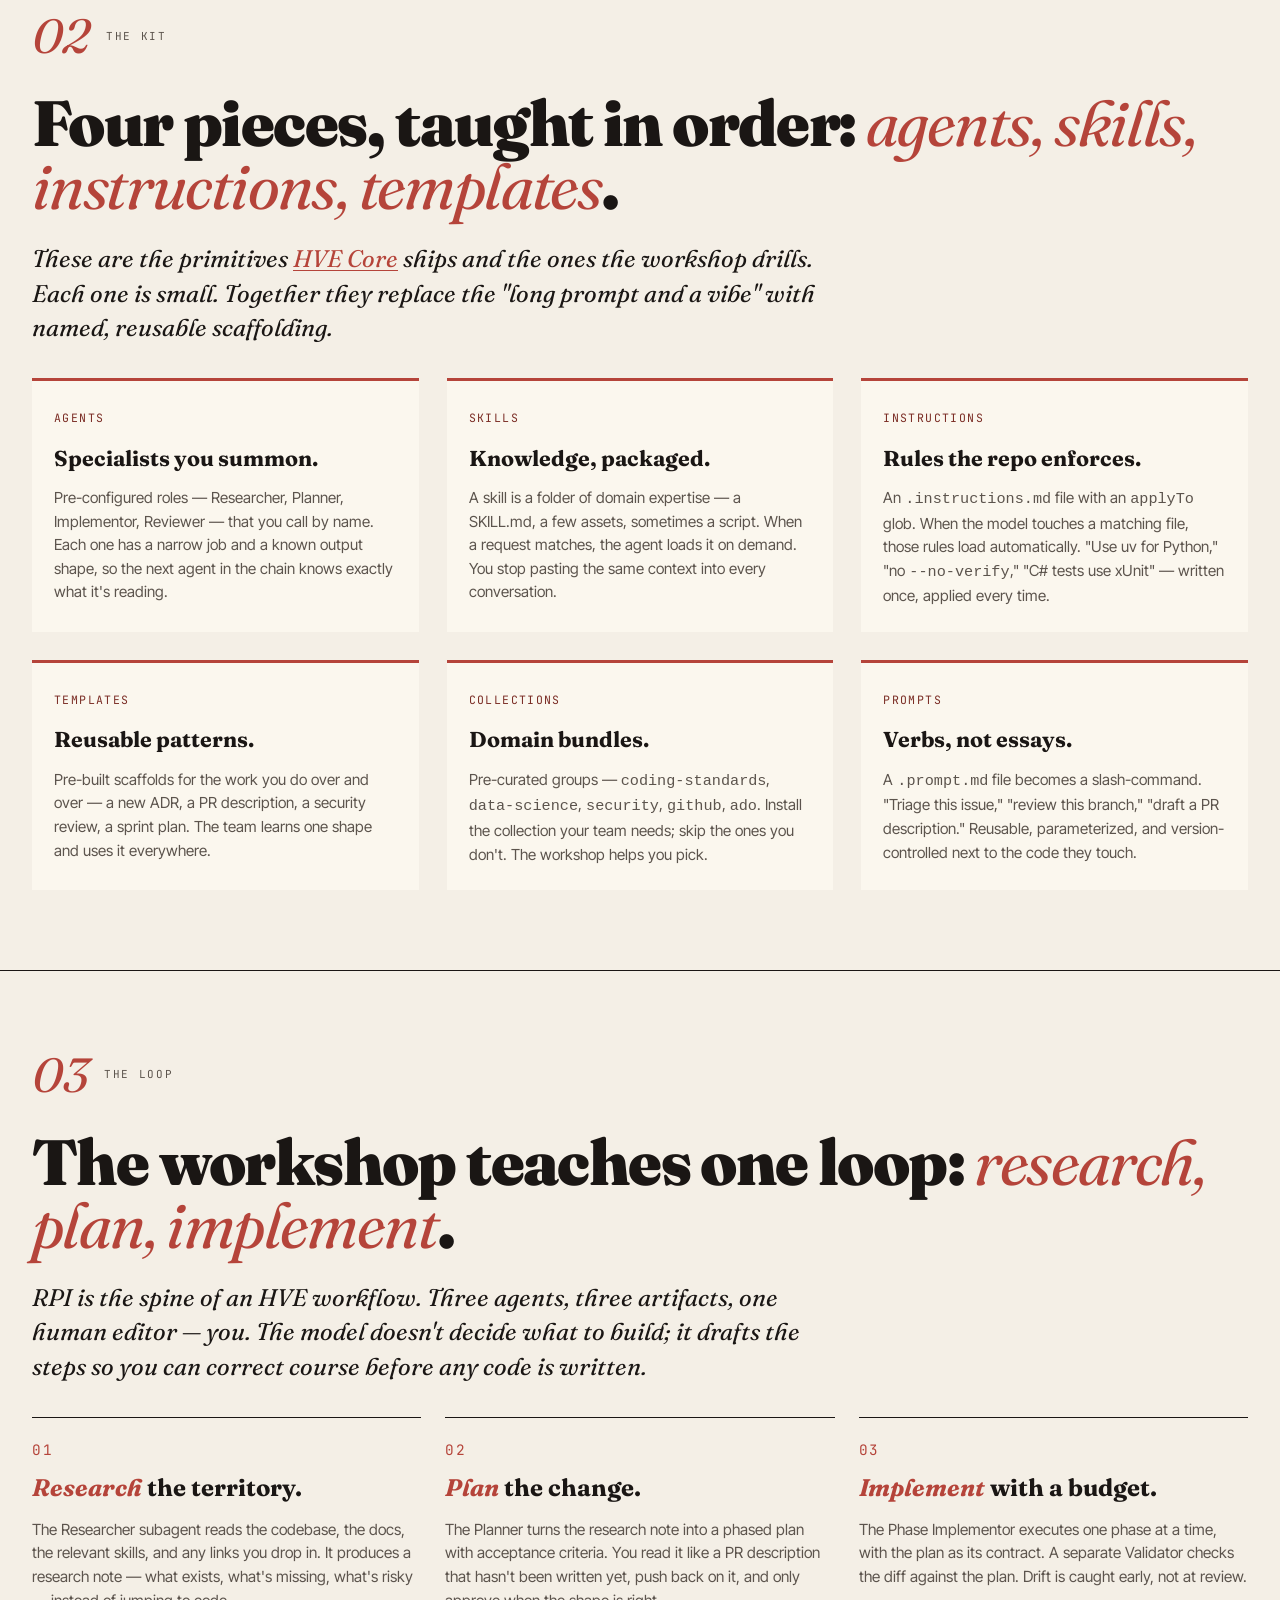
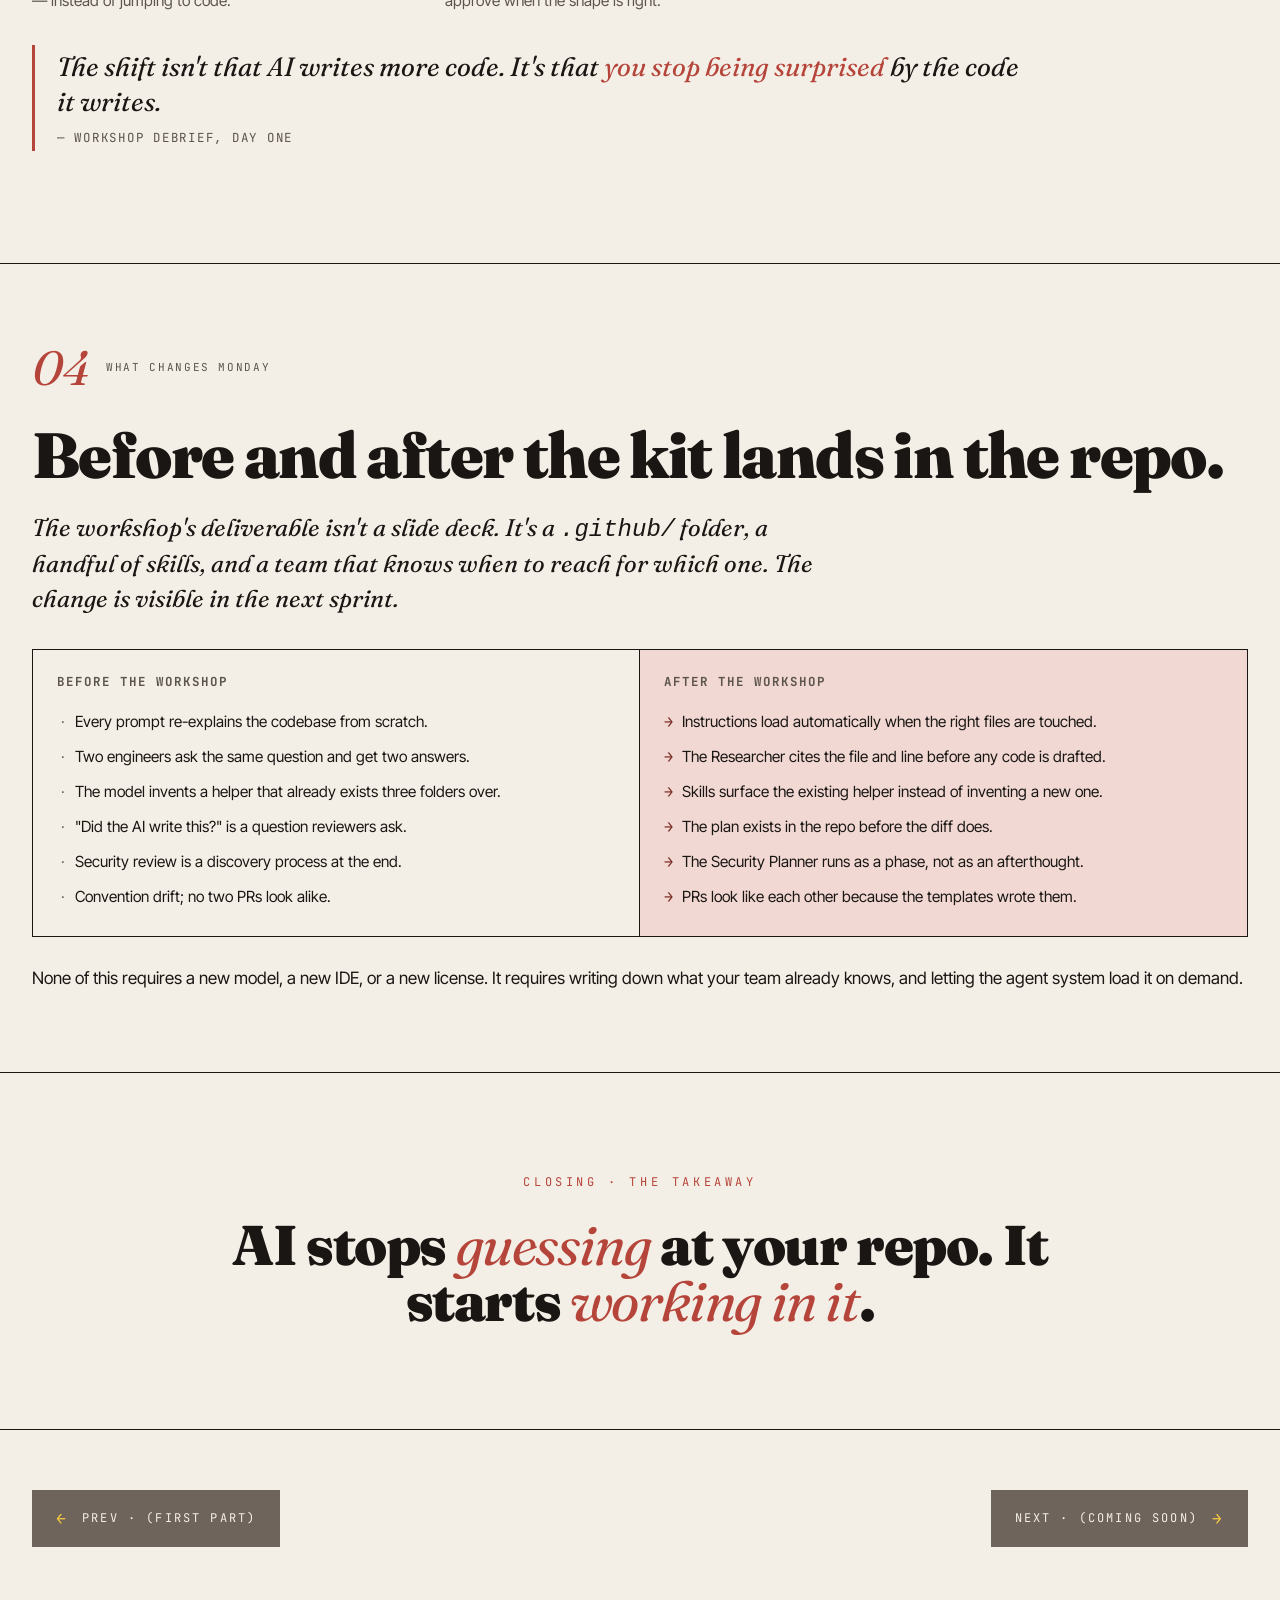
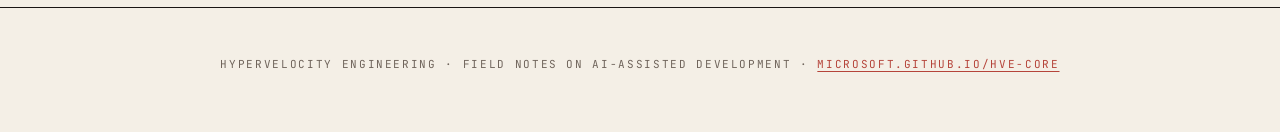
<file: Part-1-workshop-makes-ai-easier.html>
<!DOCTYPE html>
<html lang="en">
<head>
<meta charset="UTF-8">
<meta name="viewport" content="width=device-width, initial-scale=1.0">
<title>How a Hypervelocity Workshop Makes AI Easier · Hypervelocity Engineering</title>
<link rel="preconnect" href="https://fonts.googleapis.com">
<link rel="preconnect" href="https://fonts.gstatic.com" crossorigin>
<link href="https://fonts.googleapis.com/css2?family=Fraunces:ital,opsz,wght@0,9..144,400;0,9..144,600;0,9..144,800;1,9..144,600;1,9..144,800&family=Inter+Tight:ital,wght@0,400;0,500;0,600;1,400;1,500&family=JetBrains+Mono:wght@400;500&display=swap" rel="stylesheet">
<link rel="stylesheet" href="css/global.css">
<style>
  /* Page-specific overrides only — never restate global tokens. */
  :root {
    --accent: #B5443A;        /* warm brick — workshop / studio energy */
    --accent-soft: #F1D8D2;
    --accent-bright: #D86B5E;
    --accent-deep: #7A2C24;
  }

  /* Editorial drop-cap on the first lede */
  .prose > p.lede:first-child::first-letter {
    font-family: var(--display);
    font-weight: 800;
    font-size: 4.2em;
    line-height: 0.85;
    float: left;
    padding: 0.05em 0.12em 0 0;
    color: var(--accent);
  }

  /* Three-column "the kit" grid */
  .kit-grid {
    display: grid;
    grid-template-columns: repeat(3, 1fr);
    gap: 28px;
    margin-top: 28px;
  }
  .kit-card {
    background: var(--bg-card);
    border-top: 3px solid var(--accent);
    padding: 22px 22px 24px;
  }
  .kit-card h4 {
    font-family: var(--display);
    font-weight: 700;
    font-size: 1.35rem;
    margin-bottom: 10px;
  }
  .kit-card p {
    font-size: 0.95rem;
    color: var(--ink-soft);
    line-height: 1.55;
  }
  .kit-card .tag {
    display: inline-block;
    font-family: var(--mono);
    font-size: 0.72rem;
    letter-spacing: 0.12em;
    text-transform: uppercase;
    color: var(--accent-deep);
    margin-bottom: 14px;
  }
  @media (max-width: 800px) {
    .kit-grid { grid-template-columns: 1fr; }
  }

  /* Before / After comparison */
  .compare {
    display: grid;
    grid-template-columns: 1fr 1fr;
    gap: 0;
    border: 1px solid var(--rule);
    margin: 28px 0;
  }
  .compare > div { padding: 22px 24px; }
  .compare .before { border-right: 1px solid var(--rule); }
  .compare .after { background: var(--accent-soft); }
  .compare h5 {
    font-family: var(--mono);
    font-size: 0.78rem;
    letter-spacing: 0.16em;
    text-transform: uppercase;
    margin-bottom: 12px;
    color: var(--ink-soft);
  }
  .compare ul { list-style: none; padding: 0; }
  .compare li {
    padding: 6px 0 6px 18px;
    position: relative;
    font-size: 0.96rem;
    line-height: 1.5;
  }
  .compare .before li::before {
    content: "·";
    position: absolute; left: 4px;
    color: var(--ink-faint);
  }
  .compare .after li::before {
    content: "→";
    position: absolute; left: 0;
    color: var(--accent-deep);
    font-family: var(--mono);
    font-weight: 600;
  }
  @media (max-width: 700px) {
    .compare { grid-template-columns: 1fr; }
    .compare .before { border-right: none; border-bottom: 1px solid var(--rule); }
  }

  /* RPI loop — three numbered stages */
  .loop {
    display: grid;
    grid-template-columns: repeat(3, 1fr);
    gap: 24px;
    margin-top: 24px;
    counter-reset: stage;
  }
  .stage {
    border-top: 1px solid var(--rule);
    padding-top: 18px;
    counter-increment: stage;
  }
  .stage::before {
    content: counter(stage, decimal-leading-zero);
    font-family: var(--mono);
    font-size: 0.9rem;
    color: var(--accent);
    letter-spacing: 0.12em;
  }
  .stage h4 {
    font-family: var(--display);
    font-weight: 700;
    font-size: 1.5rem;
    margin: 6px 0 10px;
  }
  .stage h4 em { color: var(--accent); font-style: italic; }
  .stage p { color: var(--ink-soft); font-size: 0.96rem; line-height: 1.55; }
  @media (max-width: 800px) {
    .loop { grid-template-columns: 1fr; }
  }

  .pullquote {
    font-family: var(--display);
    font-style: italic;
    font-size: 1.65rem;
    line-height: 1.35;
    border-left: 3px solid var(--accent);
    padding: 4px 0 4px 22px;
    margin: 32px 0;
    color: var(--ink);
    max-width: 38em;
  }
  .pullquote cite {
    display: block;
    font-style: normal;
    font-family: var(--mono);
    font-size: 0.78rem;
    letter-spacing: 0.14em;
    text-transform: uppercase;
    color: var(--ink-soft);
    margin-top: 10px;
  }
</style>
</head>
<body>

<a class="skip-link" href="#main">Skip to content</a>

<div class="masthead">
  <div>Hypervelocity Engineering · Workshop Notes</div>
  <div class="vol">No. 01</div>
  <div>2026</div>
</div>

<main id="main">

<header class="hero">
  <div class="container">
    <div class="hero-grid">
      <div>
        <div class="part-tag">Part 01 · The Workshop</div>
        <h1>How a one-day workshop makes programming with AI <em>actually easier</em>.</h1>
      </div>
      <div class="hero-meta">
        <div class="label">In this part</div>
        <p>What changes when a team stops prompting and starts shipping. A field tour of the HVE&nbsp;Core kit — agents, skills, instructions, and the Research&nbsp;→&nbsp;Plan&nbsp;→&nbsp;Implement loop — and what it does to your Monday.</p>
      </div>
    </div>
    <div class="hero-bottom">
      <p class="deck">Most teams treat AI like a clever intern with a long attention span. <em>A workshop turns it into a kit</em> — a set of agents, skills, and rules your repo already knows how to use.</p>
      <p class="byline">Field notes · Hypervelocity Engineering · 2026</p>
    </div>
  </div>
</header>

<section>
  <div class="container">
    <div class="section-label">
      <span class="num">01</span>
      <span class="lbl">The Problem</span>
    </div>
    <h2>AI without scaffolding is <em>improv</em>.</h2>
    <div class="prose">
      <p class="lede">Pasting a prompt into a chat window gets you <em>something</em>. It rarely gets you something your team can ship — something that matches the repo's conventions, respects the security boundaries, names variables the way the rest of the codebase does, and survives Monday's code review.</p>
      <p>The default failure mode is not that the model is wrong. It's that the model is <em>uncalibrated</em>. It doesn't know which folder your tests live in, which auth pattern your tenant approved, which agent on your team owns the deploy, or that your <code>handler.ts</code> already has three helpers that do almost-what-it-just-invented.</p>
      <p>A workshop's job is to close that gap in a day. Not by training a new model — by giving the existing one a kit.</p>
    </div>
  </div>
</section>

<section>
  <div class="container">
    <div class="section-label">
      <span class="num">02</span>
      <span class="lbl">The Kit</span>
    </div>
    <h2>Four pieces, taught in order: <em>agents, skills, instructions, templates</em>.</h2>
    <p class="lede">These are the primitives <a href="https://microsoft.github.io/hve-core/">HVE Core</a> ships and the ones the workshop drills. Each one is small. Together they replace the "long prompt and a vibe" with named, reusable scaffolding.</p>

    <div class="kit-grid">
      <div class="kit-card">
        <div class="tag">Agents</div>
        <h4>Specialists you summon.</h4>
        <p>Pre-configured roles — Researcher, Planner, Implementor, Reviewer — that you call by name. Each one has a narrow job and a known output shape, so the next agent in the chain knows exactly what it's reading.</p>
      </div>
      <div class="kit-card">
        <div class="tag">Skills</div>
        <h4>Knowledge, packaged.</h4>
        <p>A skill is a folder of domain expertise — a SKILL.md, a few assets, sometimes a script. When a request matches, the agent loads it on demand. You stop pasting the same context into every conversation.</p>
      </div>
      <div class="kit-card">
        <div class="tag">Instructions</div>
        <h4>Rules the repo enforces.</h4>
        <p>An <code>.instructions.md</code> file with an <code>applyTo</code> glob. When the model touches a matching file, those rules load automatically. "Use uv for Python," "no <code>--no-verify</code>," "C# tests use xUnit" — written once, applied every time.</p>
      </div>
      <div class="kit-card">
        <div class="tag">Templates</div>
        <h4>Reusable patterns.</h4>
        <p>Pre-built scaffolds for the work you do over and over — a new ADR, a PR description, a security review, a sprint plan. The team learns one shape and uses it everywhere.</p>
      </div>
      <div class="kit-card">
        <div class="tag">Collections</div>
        <h4>Domain bundles.</h4>
        <p>Pre-curated groups — <code>coding-standards</code>, <code>data-science</code>, <code>security</code>, <code>github</code>, <code>ado</code>. Install the collection your team needs; skip the ones you don't. The workshop helps you pick.</p>
      </div>
      <div class="kit-card">
        <div class="tag">Prompts</div>
        <h4>Verbs, not essays.</h4>
        <p>A <code>.prompt.md</code> file becomes a slash-command. "Triage this issue," "review this branch," "draft a PR description." Reusable, parameterized, and version-controlled next to the code they touch.</p>
      </div>
    </div>
  </div>
</section>

<section>
  <div class="container">
    <div class="section-label">
      <span class="num">03</span>
      <span class="lbl">The Loop</span>
    </div>
    <h2>The workshop teaches one loop: <em>research, plan, implement</em>.</h2>
    <p class="lede">RPI is the spine of an HVE workflow. Three agents, three artifacts, one human editor — you. The model doesn't decide what to build; it drafts the steps so you can correct course before any code is written.</p>

    <div class="loop">
      <div class="stage">
        <h4><em>Research</em> the territory.</h4>
        <p>The Researcher subagent reads the codebase, the docs, the relevant skills, and any links you drop in. It produces a research note — what exists, what's missing, what's risky — instead of jumping to code.</p>
      </div>
      <div class="stage">
        <h4><em>Plan</em> the change.</h4>
        <p>The Planner turns the research note into a phased plan with acceptance criteria. You read it like a PR description that hasn't been written yet, push back on it, and only approve when the shape is right.</p>
      </div>
      <div class="stage">
        <h4><em>Implement</em> with a budget.</h4>
        <p>The Phase Implementor executes one phase at a time, with the plan as its contract. A separate Validator checks the diff against the plan. Drift is caught early, not at review.</p>
      </div>
    </div>

    <div class="pullquote">
      The shift isn't that AI writes more code. It's that <em>you stop being surprised</em> by the code it writes.
      <cite>— Workshop debrief, day one</cite>
    </div>
  </div>
</section>

<section>
  <div class="container">
    <div class="section-label">
      <span class="num">04</span>
      <span class="lbl">What Changes Monday</span>
    </div>
    <h2>Before and after the kit lands in the repo.</h2>
    <p class="lede">The workshop's deliverable isn't a slide deck. It's a <code>.github/</code> folder, a handful of skills, and a team that knows when to reach for which one. The change is visible in the next sprint.</p>

    <div class="compare">
      <div class="before">
        <h5>Before the workshop</h5>
        <ul>
          <li>Every prompt re-explains the codebase from scratch.</li>
          <li>Two engineers ask the same question and get two answers.</li>
          <li>The model invents a helper that already exists three folders over.</li>
          <li>"Did the AI write this?" is a question reviewers ask.</li>
          <li>Security review is a discovery process at the end.</li>
          <li>Convention drift; no two PRs look alike.</li>
        </ul>
      </div>
      <div class="after">
        <h5>After the workshop</h5>
        <ul>
          <li>Instructions load automatically when the right files are touched.</li>
          <li>The Researcher cites the file and line before any code is drafted.</li>
          <li>Skills surface the existing helper instead of inventing a new one.</li>
          <li>The plan exists in the repo before the diff does.</li>
          <li>The Security Planner runs as a phase, not as an afterthought.</li>
          <li>PRs look like each other because the templates wrote them.</li>
        </ul>
      </div>
    </div>

    <p>None of this requires a new model, a new IDE, or a new license. It requires writing down what your team already knows, and letting the agent system load it on demand.</p>
  </div>
</section>

<section class="bridge">
  <div class="container">
    <div class="bridge-tag">Closing · The takeaway</div>
    <h3>AI stops <em>guessing</em> at your repo. It starts <em>working in it</em>.</h3>
  </div>
</section>

</main>

<nav class="page-nav" aria-label="Series navigation">
  <a href="#" class="prev-pill" aria-disabled="true">Prev · (first part)</a>
  <a href="#" class="next-pill" aria-disabled="true">Next · (coming soon)</a>
</nav>

<footer>
  <div class="colophon">Hypervelocity Engineering · Field notes on AI-assisted development · <a href="https://microsoft.github.io/hve-core/">microsoft.github.io/hve-core</a></div>
</footer>

</body>
</html>
</file>
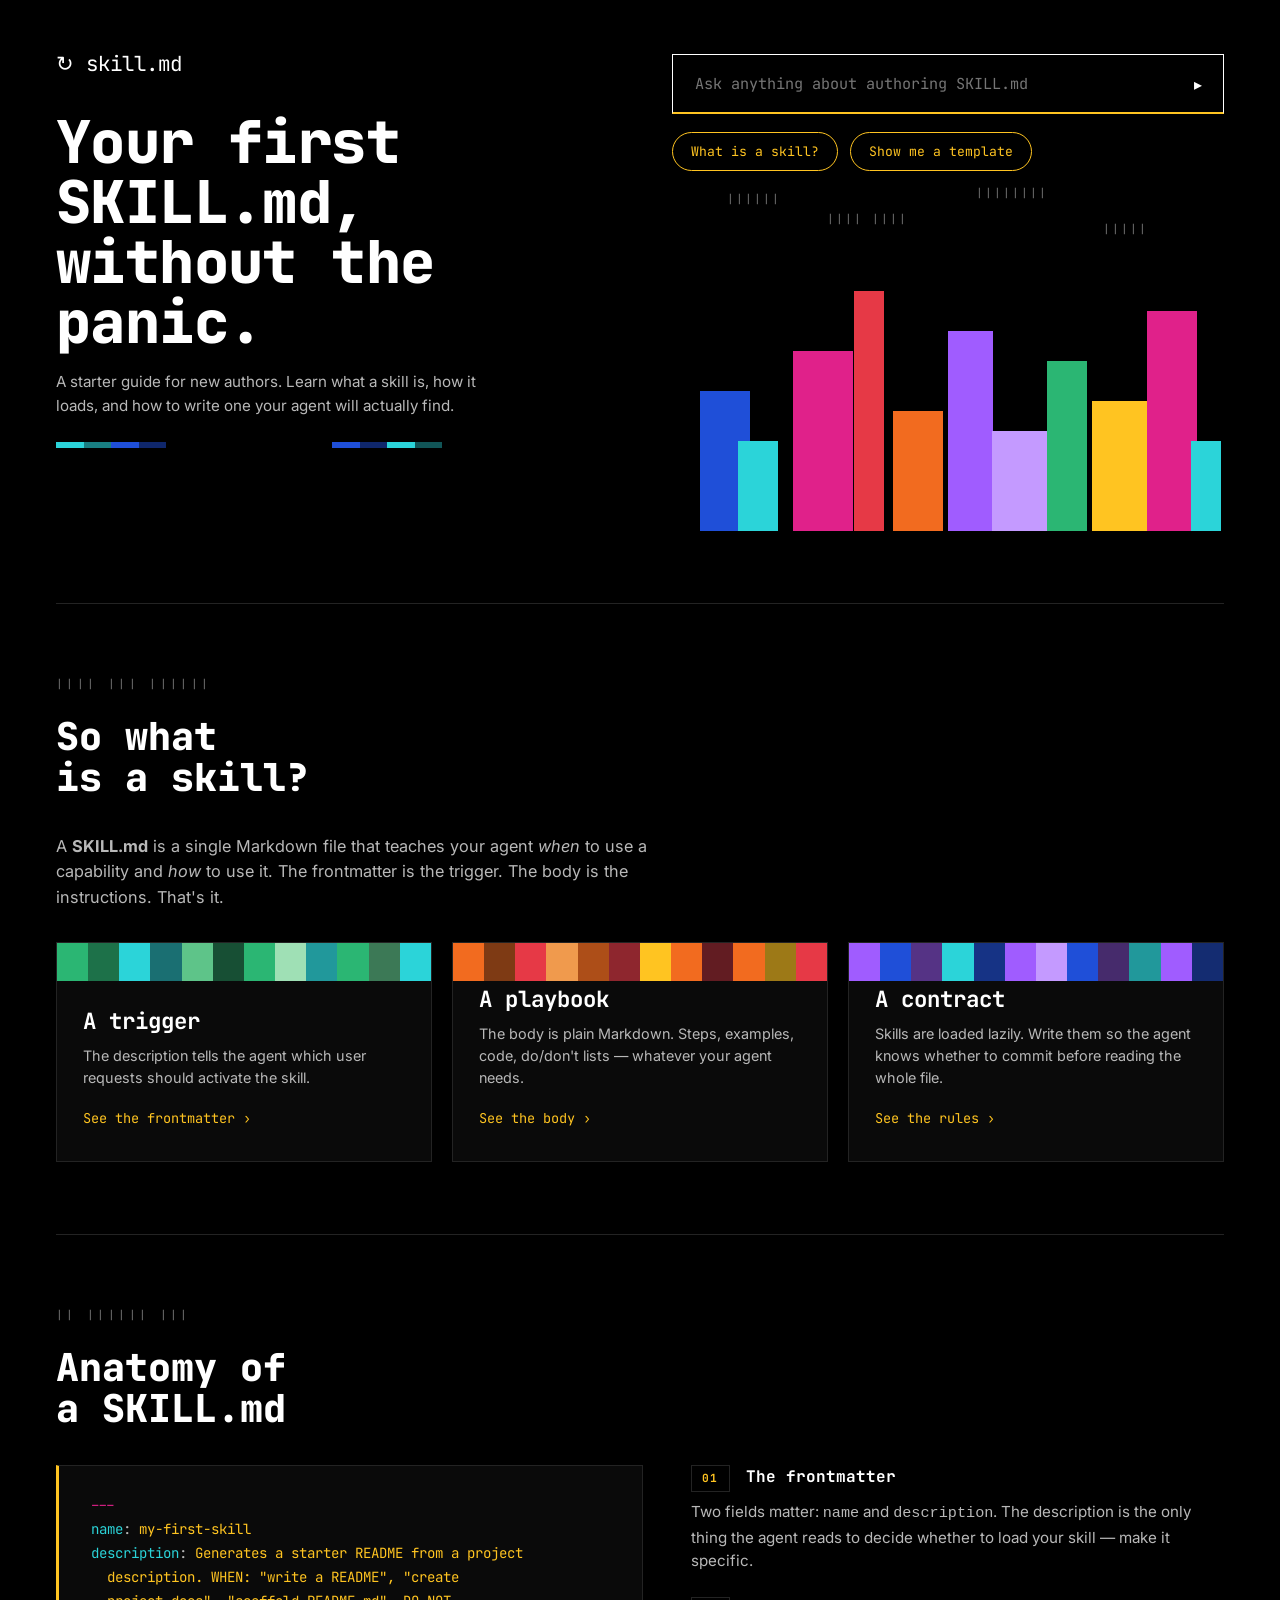
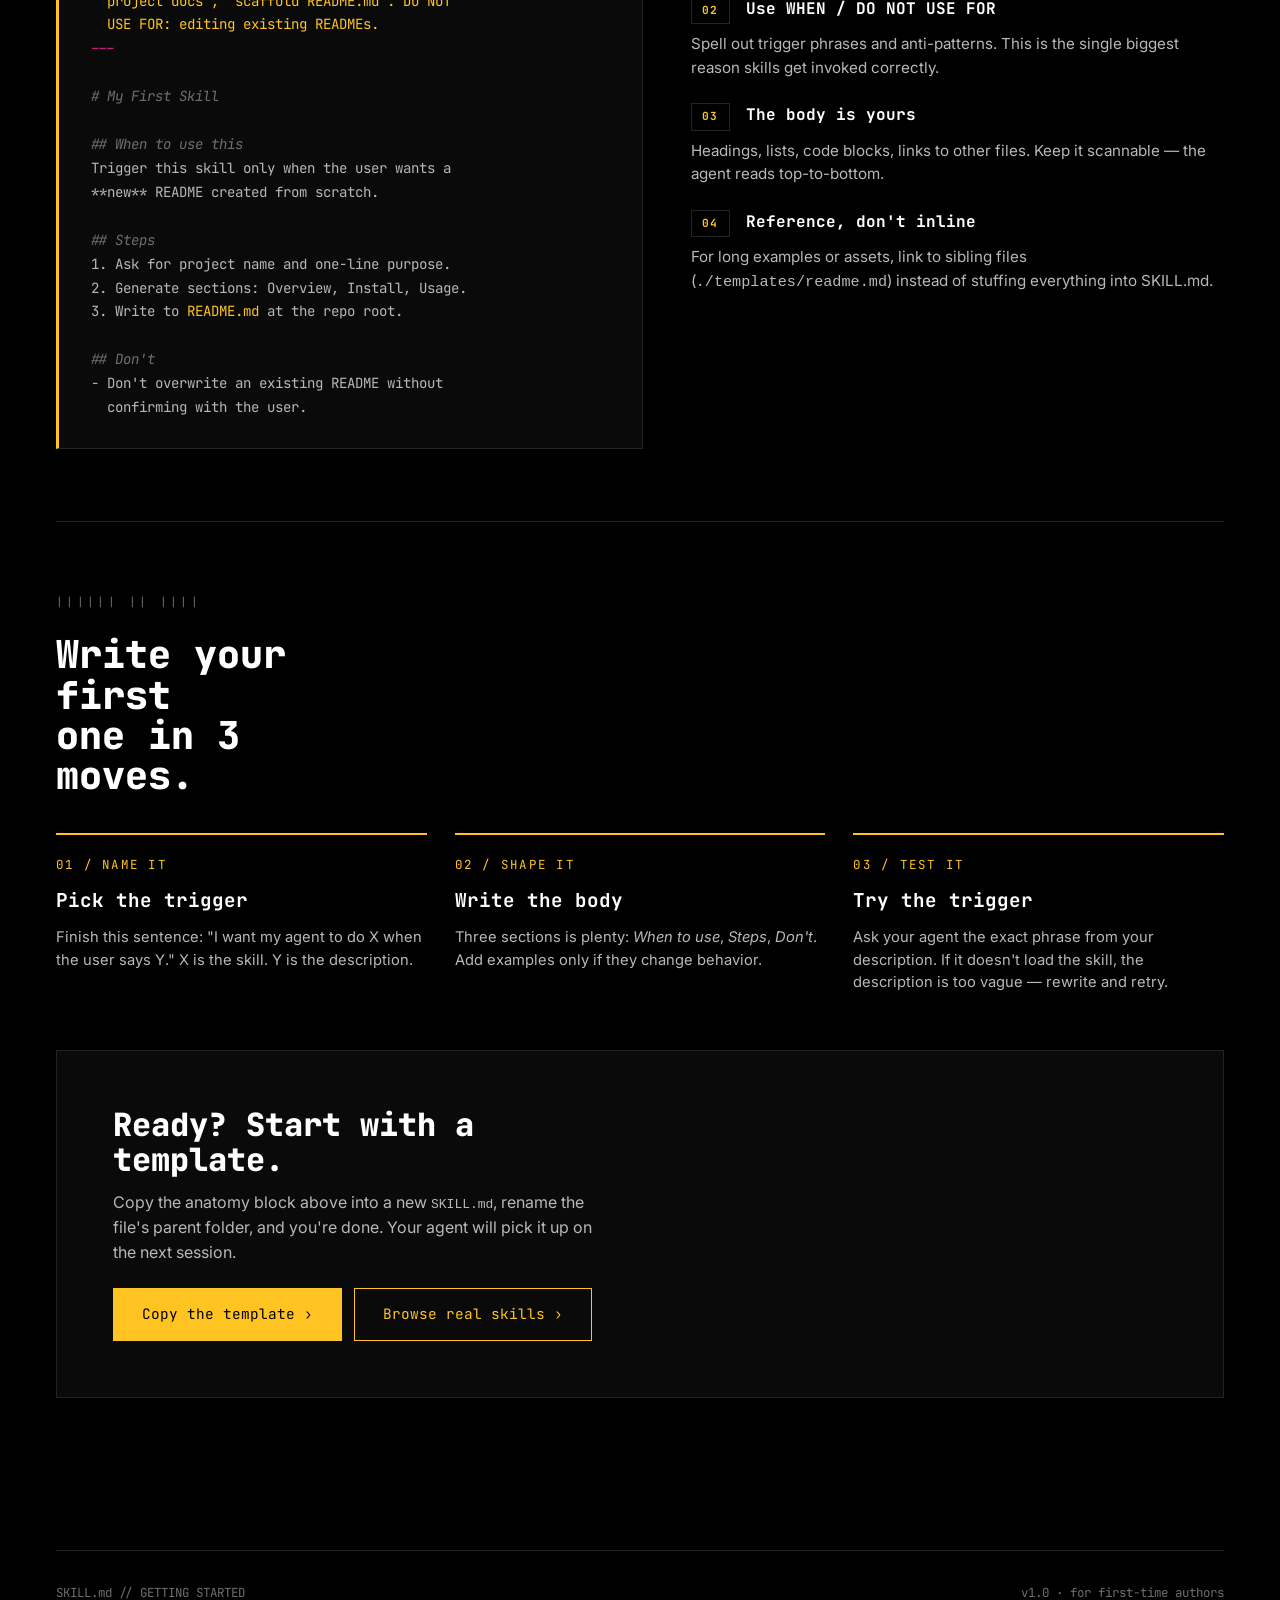
<file: skill-md-for-new-users.html>
<!DOCTYPE html>
<html lang="en">
<head>
<meta charset="UTF-8">
<meta name="viewport" content="width=device-width, initial-scale=1.0">
<title>SKILL.md for new users · Get started</title>
<link rel="preconnect" href="https://fonts.googleapis.com">
<link rel="preconnect" href="https://fonts.gstatic.com" crossorigin>
<link href="https://fonts.googleapis.com/css2?family=JetBrains+Mono:wght@400;500;700;800&family=Inter:wght@400;500;600&display=swap" rel="stylesheet">
<style>
  :root {
    --bg: #000000;
    --ink: #ffffff;
    --ink-soft: #b8b8b8;
    --ink-dim: #6e6e6e;
    --rule: #232323;
    --card: #0a0a0a;
    --accent: #FFC421;      /* signature yellow */
    --cyan: #2BD4D9;
    --magenta: #E0218A;
    --orange: #F26B1F;
    --green: #2BB673;
    --purple: #A05CFF;
    --red: #E63946;
    --blue: #1F4FD8;
    --mono: 'JetBrains Mono', ui-monospace, monospace;
    --sans: 'Inter', system-ui, sans-serif;
  }

  * { box-sizing: border-box; margin: 0; padding: 0; }

  html, body {
    background: var(--bg);
    color: var(--ink);
    font-family: var(--sans);
    line-height: 1.55;
    -webkit-font-smoothing: antialiased;
  }

  .wrap {
    max-width: 1280px;
    margin: 0 auto;
    padding: 48px 56px;
  }

  /* ---------- HERO ---------- */
  .hero {
    display: grid;
    grid-template-columns: 1fr 1fr;
    gap: 64px;
    align-items: start;
    padding-bottom: 72px;
  }
  .hero-mark {
    font-family: var(--mono);
    color: var(--ink);
    font-size: 1.3rem;
    margin-bottom: 32px;
    display: inline-block;
  }
  .hero h1 {
    font-family: var(--mono);
    font-weight: 800;
    font-size: clamp(2.4rem, 4.6vw, 4.2rem);
    line-height: 1.02;
    letter-spacing: -0.01em;
    margin-bottom: 18px;
  }
  .hero .sub {
    color: var(--ink-soft);
    font-size: 0.95rem;
    max-width: 460px;
  }
  .ask {
    margin-top: 6px;
  }
  .ask-input {
    background: var(--bg);
    border: 1px solid var(--ink);
    border-bottom: 2px solid var(--accent);
    padding: 18px 56px 18px 22px;
    color: var(--ink-dim);
    font-family: var(--mono);
    font-size: 0.95rem;
    width: 100%;
    position: relative;
  }
  .ask-wrap { position: relative; }
  .ask-wrap::after {
    content: "▸";
    position: absolute;
    right: 22px;
    top: 50%;
    transform: translateY(-50%);
    color: var(--ink);
  }
  .chips {
    display: flex;
    flex-wrap: wrap;
    gap: 12px;
    margin-top: 18px;
  }
  .chip {
    font-family: var(--mono);
    font-size: 0.82rem;
    color: var(--accent);
    background: transparent;
    border: 1px solid var(--accent);
    border-radius: 999px;
    padding: 10px 18px;
    cursor: pointer;
    transition: background 0.15s;
  }
  .chip:hover { background: rgba(255,196,33,0.1); }

  /* Color spectrum bar under hero */
  .spectrum {
    display: grid;
    grid-template-columns: repeat(20, 1fr);
    height: 6px;
    margin-top: 24px;
  }
  .spectrum span:nth-child(1) { background: var(--cyan); }
  .spectrum span:nth-child(2) { background: var(--cyan); opacity: .6; }
  .spectrum span:nth-child(3) { background: var(--blue); }
  .spectrum span:nth-child(4) { background: var(--blue); opacity: .5; }
  .spectrum span:nth-child(11) { background: var(--blue); }
  .spectrum span:nth-child(12) { background: var(--blue); opacity: .5; }
  .spectrum span:nth-child(13) { background: var(--cyan); }
  .spectrum span:nth-child(14) { background: var(--cyan); opacity: .4; }

  /* ---------- DECORATIVE PIXEL ART ---------- */
  .pixel-art {
    position: relative;
    height: 360px;
    overflow: hidden;
  }
  .pixel-art .tick {
    position: absolute;
    font-family: var(--mono);
    color: var(--ink-dim);
    font-size: 0.7rem;
    letter-spacing: 0.18em;
  }
  .pixel-art .block {
    position: absolute;
    bottom: 0;
  }

  /* ---------- SECTION HEADERS ---------- */
  .section {
    padding: 72px 0;
    border-top: 1px solid var(--rule);
  }
  .section h2 {
    font-family: var(--mono);
    font-weight: 800;
    font-size: clamp(1.8rem, 3vw, 2.6rem);
    line-height: 1.05;
    margin-bottom: 36px;
    max-width: 14ch;
  }
  .section .lede {
    color: var(--ink-soft);
    max-width: 64ch;
    margin-bottom: 32px;
    font-size: 1.02rem;
  }

  /* ---------- TOPIC GRID (Build-style cards) ---------- */
  .topic-grid {
    display: grid;
    grid-template-columns: repeat(3, 1fr);
    gap: 20px;
  }
  .topic-card {
    background: var(--card);
    border: 1px solid var(--rule);
    padding: 28px 26px 32px;
    position: relative;
    overflow: hidden;
    min-height: 220px;
    display: flex;
    flex-direction: column;
    justify-content: flex-end;
    transition: border-color 0.2s;
  }
  .topic-card:hover { border-color: var(--accent); }
  .topic-card .bar {
    position: absolute;
    top: 0; left: 0; right: 0;
    height: 38px;
    display: grid;
    grid-template-columns: repeat(12, 1fr);
  }
  .topic-card .bar span { display: block; }
  .topic-card h3 {
    font-family: var(--mono);
    font-weight: 700;
    font-size: 1.4rem;
    line-height: 1.15;
    margin-bottom: 10px;
    margin-top: 8px;
  }
  .topic-card p {
    color: var(--ink-soft);
    font-size: 0.9rem;
    margin-bottom: 18px;
  }
  .topic-card a {
    font-family: var(--mono);
    font-size: 0.85rem;
    color: var(--accent);
    text-decoration: none;
  }
  .topic-card a::after { content: " ›"; }

  /* color bars per card */
  .bar.t1 span:nth-child(1){background:var(--green)} .bar.t1 span:nth-child(2){background:var(--green);opacity:.6} .bar.t1 span:nth-child(3){background:var(--cyan)} .bar.t1 span:nth-child(4){background:var(--cyan);opacity:.5} .bar.t1 span:nth-child(5){background:#5EC489} .bar.t1 span:nth-child(6){background:var(--green);opacity:.4} .bar.t1 span:nth-child(7){background:var(--green)} .bar.t1 span:nth-child(8){background:#9FE0B5} .bar.t1 span:nth-child(9){background:var(--cyan);opacity:.7} .bar.t1 span:nth-child(10){background:var(--green)} .bar.t1 span:nth-child(11){background:#5EC489;opacity:.6} .bar.t1 span:nth-child(12){background:var(--cyan)}

  .bar.t2 span:nth-child(1){background:var(--orange)} .bar.t2 span:nth-child(2){background:var(--orange);opacity:.5} .bar.t2 span:nth-child(3){background:var(--red)} .bar.t2 span:nth-child(4){background:#F09A4D} .bar.t2 span:nth-child(5){background:var(--orange);opacity:.7} .bar.t2 span:nth-child(6){background:var(--red);opacity:.6} .bar.t2 span:nth-child(7){background:var(--accent)} .bar.t2 span:nth-child(8){background:var(--orange)} .bar.t2 span:nth-child(9){background:var(--red);opacity:.4} .bar.t2 span:nth-child(10){background:var(--orange)} .bar.t2 span:nth-child(11){background:var(--accent);opacity:.6} .bar.t2 span:nth-child(12){background:var(--red)}

  .bar.t3 span:nth-child(1){background:var(--purple)} .bar.t3 span:nth-child(2){background:var(--blue)} .bar.t3 span:nth-child(3){background:var(--purple);opacity:.5} .bar.t3 span:nth-child(4){background:var(--cyan)} .bar.t3 span:nth-child(5){background:var(--blue);opacity:.6} .bar.t3 span:nth-child(6){background:var(--purple)} .bar.t3 span:nth-child(7){background:#C49AFF} .bar.t3 span:nth-child(8){background:var(--blue)} .bar.t3 span:nth-child(9){background:var(--purple);opacity:.4} .bar.t3 span:nth-child(10){background:var(--cyan);opacity:.7} .bar.t3 span:nth-child(11){background:var(--purple)} .bar.t3 span:nth-child(12){background:var(--blue);opacity:.5}

  .bar.t4 span:nth-child(1){background:var(--accent)} .bar.t4 span:nth-child(2){background:var(--orange)} .bar.t4 span:nth-child(3){background:var(--accent);opacity:.6} .bar.t4 span:nth-child(4){background:#FFE082} .bar.t4 span:nth-child(5){background:var(--orange);opacity:.5} .bar.t4 span:nth-child(6){background:var(--accent)} .bar.t4 span:nth-child(7){background:var(--orange)} .bar.t4 span:nth-child(8){background:var(--accent);opacity:.4} .bar.t4 span:nth-child(9){background:#FFE082} .bar.t4 span:nth-child(10){background:var(--orange)} .bar.t4 span:nth-child(11){background:var(--accent)} .bar.t4 span:nth-child(12){background:var(--orange);opacity:.6}

  .bar.t5 span:nth-child(1){background:var(--magenta)} .bar.t5 span:nth-child(2){background:var(--red)} .bar.t5 span:nth-child(3){background:var(--magenta);opacity:.5} .bar.t5 span:nth-child(4){background:#F06AAA} .bar.t5 span:nth-child(5){background:var(--red);opacity:.6} .bar.t5 span:nth-child(6){background:var(--magenta)} .bar.t5 span:nth-child(7){background:#F06AAA} .bar.t5 span:nth-child(8){background:var(--red)} .bar.t5 span:nth-child(9){background:var(--magenta);opacity:.4} .bar.t5 span:nth-child(10){background:var(--red);opacity:.7} .bar.t5 span:nth-child(11){background:var(--magenta)} .bar.t5 span:nth-child(12){background:#F06AAA}

  .bar.t6 span:nth-child(1){background:var(--green)} .bar.t6 span:nth-child(2){background:#5EC489} .bar.t6 span:nth-child(3){background:var(--green);opacity:.6} .bar.t6 span:nth-child(4){background:var(--blue)} .bar.t6 span:nth-child(5){background:var(--green);opacity:.4} .bar.t6 span:nth-child(6){background:#9FE0B5} .bar.t6 span:nth-child(7){background:var(--green)} .bar.t6 span:nth-child(8){background:#5EC489;opacity:.7} .bar.t6 span:nth-child(9){background:var(--blue);opacity:.5} .bar.t6 span:nth-child(10){background:var(--green)} .bar.t6 span:nth-child(11){background:#5EC489} .bar.t6 span:nth-child(12){background:var(--green);opacity:.6}

  /* ---------- ANATOMY (code-style) ---------- */
  .anatomy {
    display: grid;
    grid-template-columns: 1.1fr 1fr;
    gap: 48px;
    align-items: start;
  }
  .code-block {
    background: var(--card);
    border: 1px solid var(--rule);
    border-left: 3px solid var(--accent);
    padding: 28px 32px;
    font-family: var(--mono);
    font-size: 0.88rem;
    line-height: 1.7;
    color: var(--ink-soft);
    overflow-x: auto;
    white-space: pre;
  }
  .code-block .key { color: var(--cyan); }
  .code-block .str { color: var(--accent); }
  .code-block .com { color: var(--ink-dim); font-style: italic; }
  .code-block .hd  { color: var(--magenta); }

  .anatomy-notes h4 {
    font-family: var(--mono);
    font-size: 1rem;
    margin: 24px 0 8px;
    color: var(--ink);
  }
  .anatomy-notes h4:first-child { margin-top: 0; }
  .anatomy-notes p {
    color: var(--ink-soft);
    font-size: 0.95rem;
    margin-bottom: 8px;
  }
  .anatomy-notes .tag {
    display: inline-block;
    font-family: var(--mono);
    font-size: 0.7rem;
    letter-spacing: 0.14em;
    text-transform: uppercase;
    padding: 4px 10px;
    border: 1px solid var(--rule);
    color: var(--accent);
    margin-right: 6px;
  }

  /* ---------- STEPS ---------- */
  .steps {
    display: grid;
    grid-template-columns: repeat(3, 1fr);
    gap: 28px;
  }
  .step {
    border-top: 2px solid var(--accent);
    padding-top: 20px;
  }
  .step .num {
    font-family: var(--mono);
    font-size: 0.78rem;
    color: var(--accent);
    letter-spacing: 0.18em;
    margin-bottom: 12px;
    display: block;
  }
  .step h4 {
    font-family: var(--mono);
    font-weight: 700;
    font-size: 1.2rem;
    margin-bottom: 10px;
  }
  .step p {
    color: var(--ink-soft);
    font-size: 0.92rem;
  }

  /* ---------- CTA STRIP ---------- */
  .cta {
    margin-top: 56px;
    padding: 56px;
    background: var(--card);
    border: 1px solid var(--rule);
    position: relative;
    overflow: hidden;
  }
  .cta h3 {
    font-family: var(--mono);
    font-weight: 800;
    font-size: 2rem;
    line-height: 1.1;
    margin-bottom: 12px;
    max-width: 20ch;
  }
  .cta p { color: var(--ink-soft); margin-bottom: 24px; max-width: 50ch; }
  .btn {
    display: inline-block;
    font-family: var(--mono);
    font-size: 0.9rem;
    color: var(--bg);
    background: var(--accent);
    padding: 14px 28px;
    text-decoration: none;
    border: 1px solid var(--accent);
  }
  .btn.ghost { background: transparent; color: var(--accent); margin-left: 8px; }

  /* ---------- FOOTER ---------- */
  footer {
    border-top: 1px solid var(--rule);
    margin-top: 80px;
    padding: 32px 0;
    font-family: var(--mono);
    font-size: 0.78rem;
    color: var(--ink-dim);
    display: flex;
    justify-content: space-between;
  }

  /* ---------- DECORATIONS ---------- */
  .ticks {
    display: flex;
    gap: 3px;
    color: var(--ink-dim);
    font-family: var(--mono);
    font-size: 0.7rem;
    margin-bottom: 24px;
    letter-spacing: 0.3em;
  }

  @media (max-width: 900px) {
    .wrap { padding: 32px 24px; }
    .hero, .anatomy, .topic-grid, .steps { grid-template-columns: 1fr; gap: 32px; }
    .pixel-art { display: none; }
  }
</style>
</head>
<body>

<div class="wrap">

  <!-- ============ HERO ============ -->
  <section class="hero">
    <div>
      <span class="hero-mark">↻ skill.md</span>
      <h1>Your first<br>SKILL.md,<br>without the panic.</h1>
      <p class="sub">A starter guide for new authors. Learn what a skill is, how it loads, and how to write one your agent will actually find.</p>
      <div class="spectrum">
        <span></span><span></span><span></span><span></span><span></span><span></span><span></span><span></span><span></span><span></span>
        <span></span><span></span><span></span><span></span><span></span><span></span><span></span><span></span><span></span><span></span>
      </div>
    </div>
    <div>
      <div class="ask">
        <div class="ask-wrap">
          <input class="ask-input" type="text" placeholder="Ask anything about authoring SKILL.md" disabled>
        </div>
        <div class="chips">
          <button class="chip">What is a skill?</button>
          <button class="chip">Show me a template</button>
        </div>
      </div>
      <div class="pixel-art" aria-hidden="true">
        <span class="tick" style="top:20px;left:10%;">||||||</span>
        <span class="tick" style="top:40px;left:28%;">|||| ||||</span>
        <span class="tick" style="top:14px;left:55%;">||||||||</span>
        <span class="tick" style="top:50px;left:78%;">|||||</span>
        <span class="block" style="left:5%;width:50px;height:140px;background:var(--blue)"></span>
        <span class="block" style="left:12%;width:40px;height:90px;background:var(--cyan)"></span>
        <span class="block" style="left:22%;width:60px;height:180px;background:var(--magenta)"></span>
        <span class="block" style="left:33%;width:30px;height:240px;background:var(--red)"></span>
        <span class="block" style="left:40%;width:50px;height:120px;background:var(--orange)"></span>
        <span class="block" style="left:50%;width:45px;height:200px;background:var(--purple)"></span>
        <span class="block" style="left:58%;width:55px;height:100px;background:#C49AFF"></span>
        <span class="block" style="left:68%;width:40px;height:170px;background:var(--green)"></span>
        <span class="block" style="left:76%;width:60px;height:130px;background:var(--accent)"></span>
        <span class="block" style="left:86%;width:50px;height:220px;background:var(--magenta)"></span>
        <span class="block" style="left:94%;width:30px;height:90px;background:var(--cyan)"></span>
      </div>
    </div>
  </section>

  <!-- ============ WHAT IS A SKILL ============ -->
  <section class="section">
    <div class="ticks">|||| ||| ||||||</div>
    <h2>So what<br>is a skill?</h2>
    <p class="lede">A <strong>SKILL.md</strong> is a single Markdown file that teaches your agent <em>when</em> to use a capability and <em>how</em> to use it. The frontmatter is the trigger. The body is the instructions. That's it.</p>

    <div class="topic-grid">
      <article class="topic-card">
        <div class="bar t1"><span></span><span></span><span></span><span></span><span></span><span></span><span></span><span></span><span></span><span></span><span></span><span></span></div>
        <h3>A trigger</h3>
        <p>The description tells the agent which user requests should activate the skill.</p>
        <a href="#anatomy">See the frontmatter</a>
      </article>
      <article class="topic-card">
        <div class="bar t2"><span></span><span></span><span></span><span></span><span></span><span></span><span></span><span></span><span></span><span></span><span></span><span></span></div>
        <h3>A playbook</h3>
        <p>The body is plain Markdown. Steps, examples, code, do/don't lists — whatever your agent needs.</p>
        <a href="#anatomy">See the body</a>
      </article>
      <article class="topic-card">
        <div class="bar t3"><span></span><span></span><span></span><span></span><span></span><span></span><span></span><span></span><span></span><span></span><span></span><span></span></div>
        <h3>A contract</h3>
        <p>Skills are loaded lazily. Write them so the agent knows whether to commit before reading the whole file.</p>
        <a href="#steps">See the rules</a>
      </article>
    </div>
  </section>

  <!-- ============ ANATOMY ============ -->
  <section class="section" id="anatomy">
    <div class="ticks">|| |||||| |||</div>
    <h2>Anatomy of<br>a SKILL.md</h2>

    <div class="anatomy">
<pre class="code-block"><span class="hd">---</span>
<span class="key">name</span>: <span class="str">my-first-skill</span>
<span class="key">description</span>: <span class="str">Generates a starter README from a project
  description. WHEN: "write a README", "create
  project docs", "scaffold README.md". DO NOT
  USE FOR: editing existing READMEs.</span>
<span class="hd">---</span>

<span class="com"># My First Skill</span>

<span class="com">## When to use this</span>
Trigger this skill only when the user wants a
**new** README created from scratch.

<span class="com">## Steps</span>
1. Ask for project name and one-line purpose.
2. Generate sections: Overview, Install, Usage.
3. Write to <span class="str">README.md</span> at the repo root.

<span class="com">## Don't</span>
- Don't overwrite an existing README without
  confirming with the user.</pre>

      <div class="anatomy-notes">
        <h4><span class="tag">01</span> The frontmatter</h4>
        <p>Two fields matter: <code>name</code> and <code>description</code>. The description is the only thing the agent reads to decide whether to load your skill — make it specific.</p>

        <h4><span class="tag">02</span> Use WHEN / DO NOT USE FOR</h4>
        <p>Spell out trigger phrases and anti-patterns. This is the single biggest reason skills get invoked correctly.</p>

        <h4><span class="tag">03</span> The body is yours</h4>
        <p>Headings, lists, code blocks, links to other files. Keep it scannable — the agent reads top-to-bottom.</p>

        <h4><span class="tag">04</span> Reference, don't inline</h4>
        <p>For long examples or assets, link to sibling files (<code>./templates/readme.md</code>) instead of stuffing everything into SKILL.md.</p>
      </div>
    </div>
  </section>

  <!-- ============ STEPS ============ -->
  <section class="section" id="steps">
    <div class="ticks">|||||| || ||||</div>
    <h2>Write your first<br>one in 3 moves.</h2>

    <div class="steps">
      <div class="step">
        <span class="num">01 / NAME IT</span>
        <h4>Pick the trigger</h4>
        <p>Finish this sentence: "I want my agent to do X when the user says Y." X is the skill. Y is the description.</p>
      </div>
      <div class="step">
        <span class="num">02 / SHAPE IT</span>
        <h4>Write the body</h4>
        <p>Three sections is plenty: <em>When to use</em>, <em>Steps</em>, <em>Don't</em>. Add examples only if they change behavior.</p>
      </div>
      <div class="step">
        <span class="num">03 / TEST IT</span>
        <h4>Try the trigger</h4>
        <p>Ask your agent the exact phrase from your description. If it doesn't load the skill, the description is too vague — rewrite and retry.</p>
      </div>
    </div>

    <div class="cta">
      <h3>Ready? Start with a template.</h3>
      <p>Copy the anatomy block above into a new <code>SKILL.md</code>, rename the file's parent folder, and you're done. Your agent will pick it up on the next session.</p>
      <a class="btn" href="#anatomy">Copy the template ›</a>
      <a class="btn ghost" href="https://amiedd.github.io/HVE-Detective/">Browse real skills ›</a>
    </div>
  </section>

  <footer>
    <span>SKILL.md // GETTING STARTED</span>
    <span>v1.0 · for first-time authors</span>
  </footer>

</div>

</body>
</html>
</file>
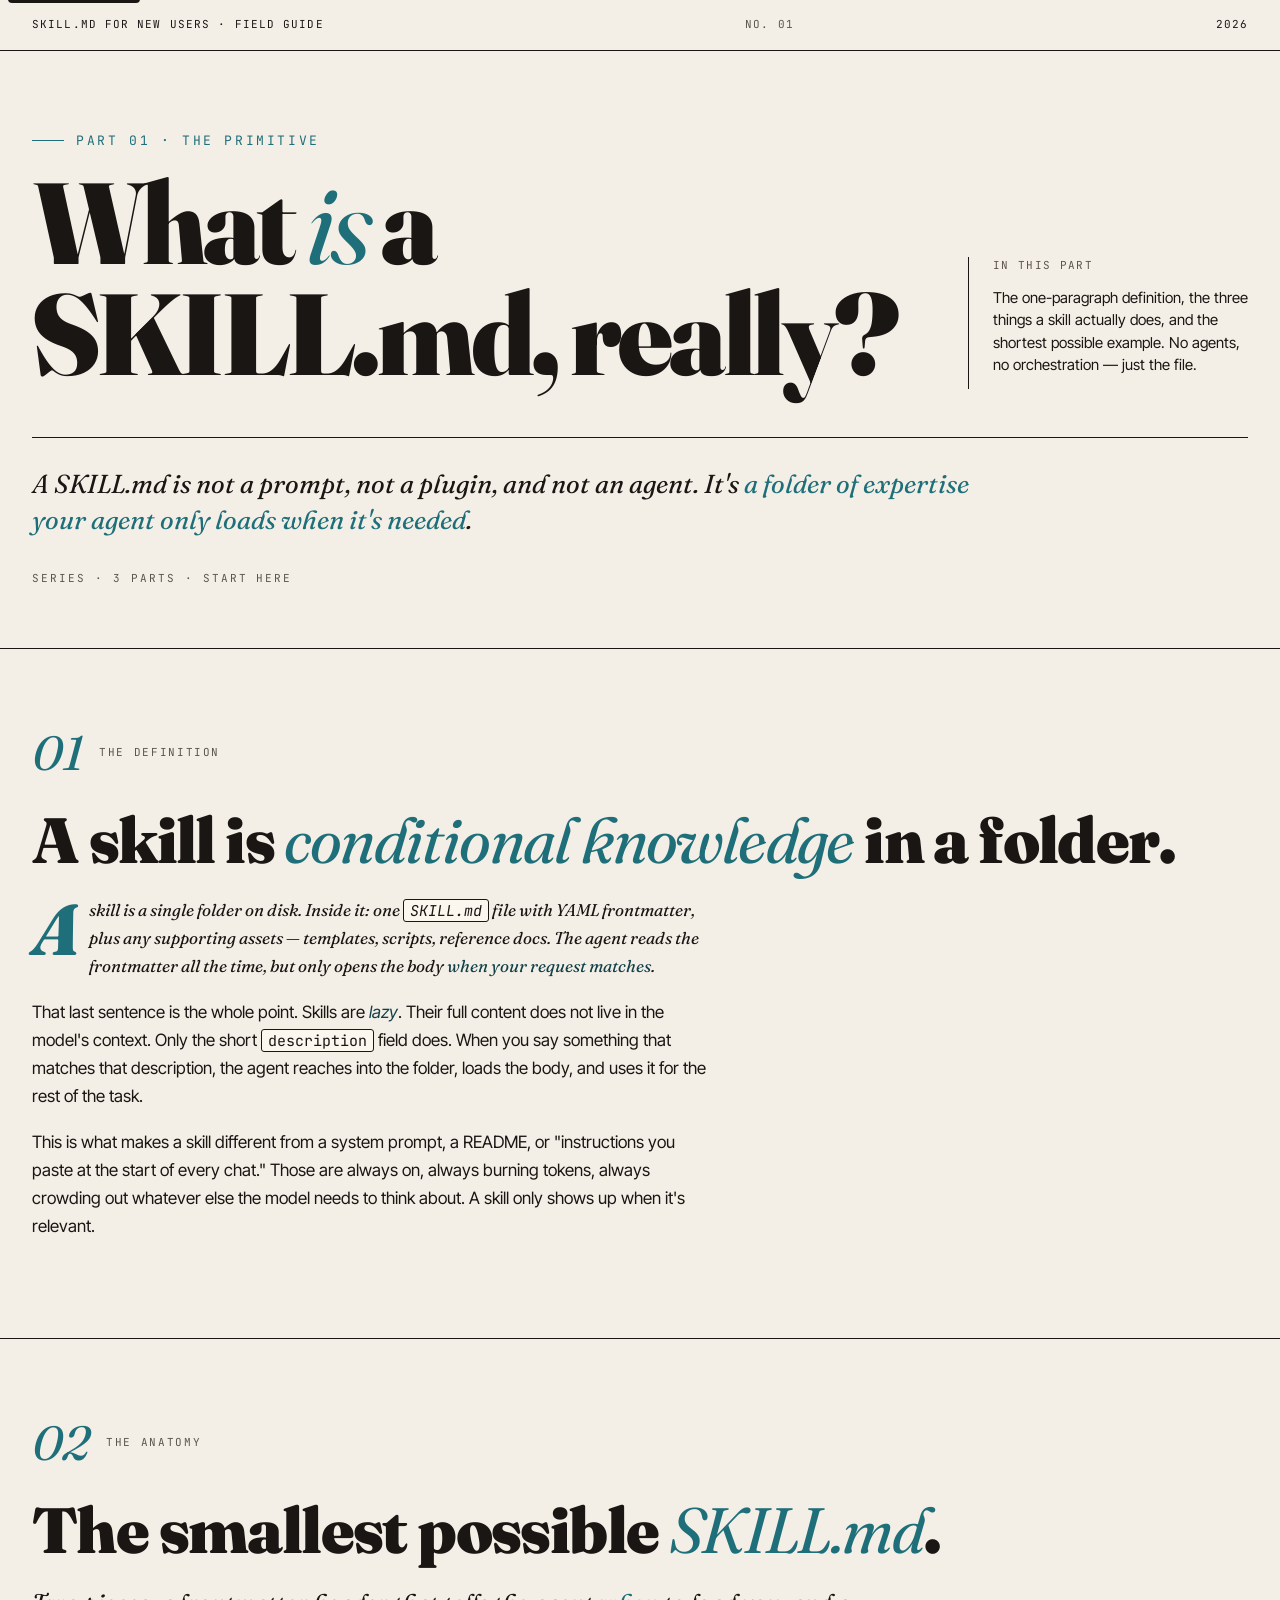
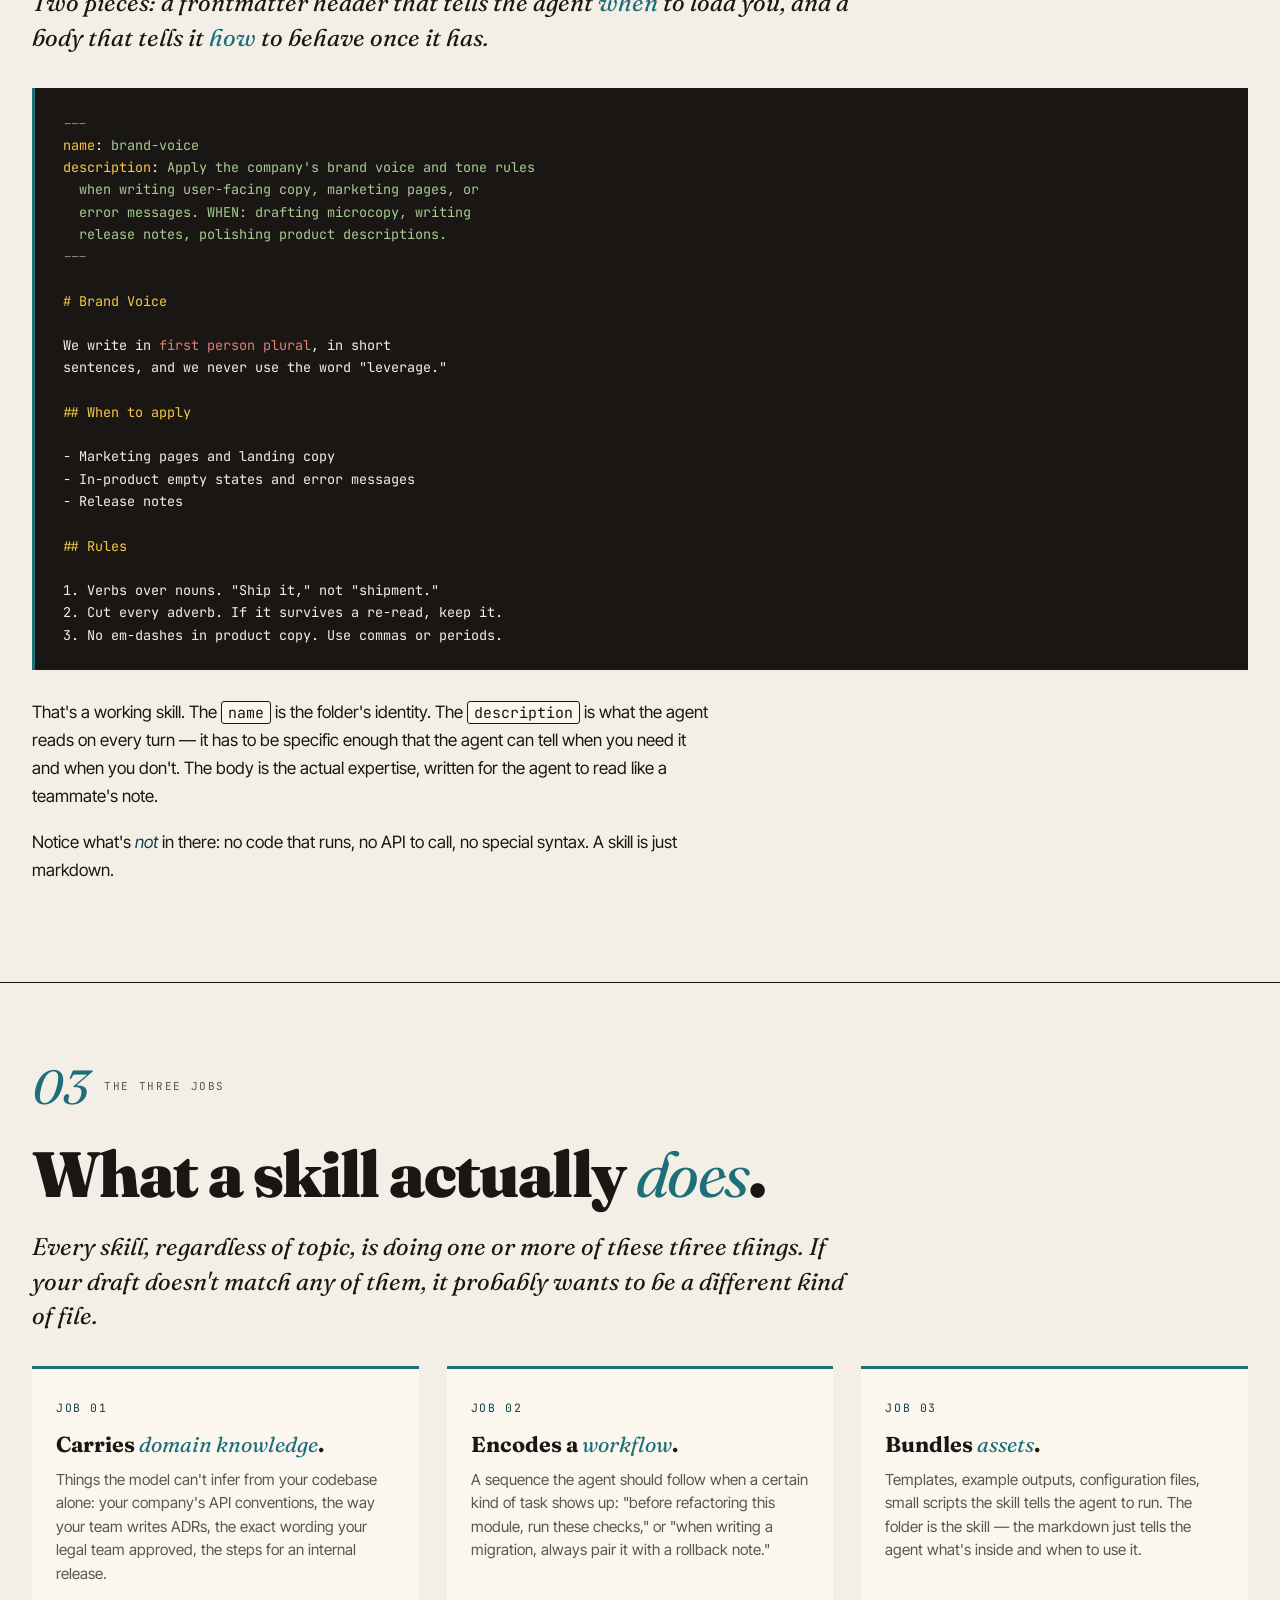
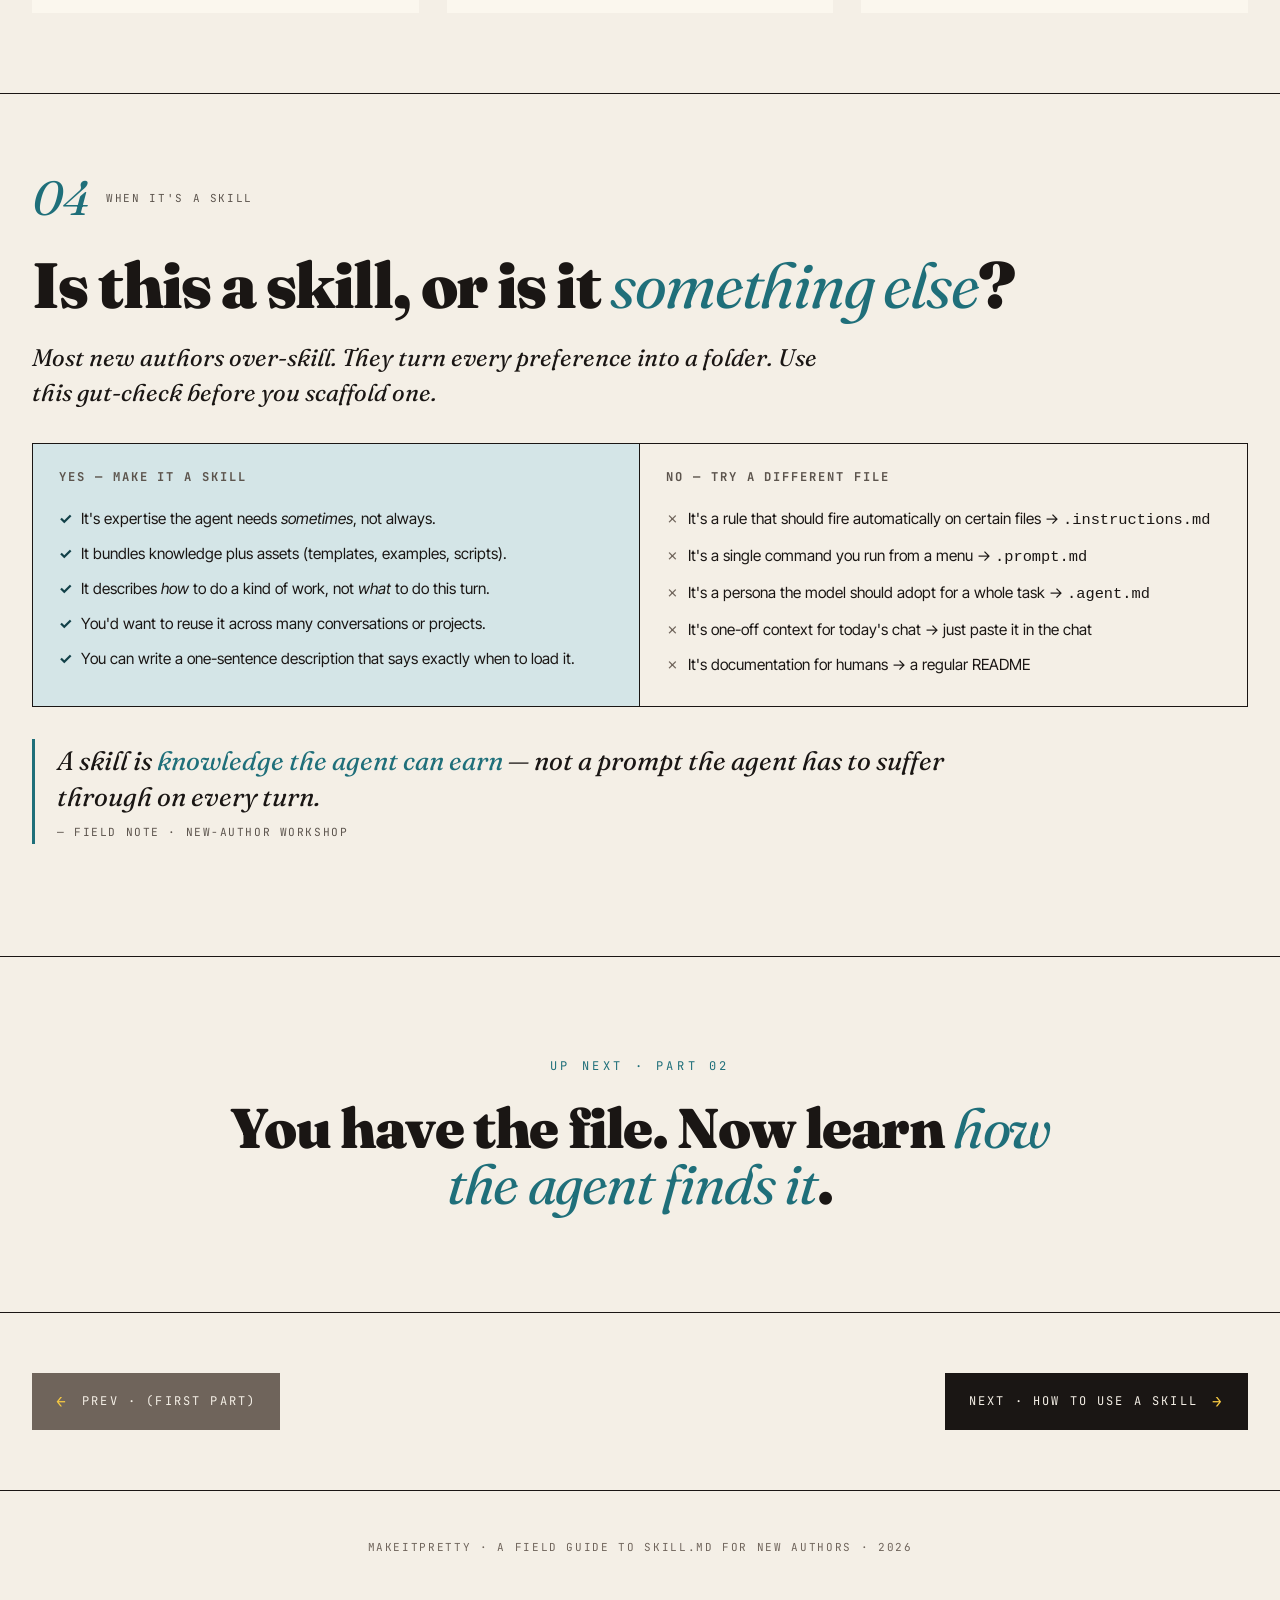
<file: skill-md-part-1.html>
<!DOCTYPE html>
<html lang="en">
<head>
<meta charset="UTF-8">
<meta name="viewport" content="width=device-width, initial-scale=1.0">
<title>What is a SKILL.md? · SKILL.md for new users · Part 01</title>
<link rel="preconnect" href="https://fonts.googleapis.com">
<link rel="preconnect" href="https://fonts.gstatic.com" crossorigin>
<link href="https://fonts.googleapis.com/css2?family=Fraunces:ital,opsz,wght@0,9..144,400;0,9..144,700;0,9..144,900;1,9..144,400;1,9..144,700&family=Inter+Tight:ital,wght@0,400;0,500;0,600;1,400&family=JetBrains+Mono:wght@400;500&display=swap" rel="stylesheet">
<link rel="stylesheet" href="css/global.css">
<style>
  /* Page-specific overrides only */
  :root {
    --accent: #1F6F7A;        /* deep teal — clarity / first-principles */
    --accent-soft: #D4E5E7;
    --accent-bright: #3A9AA8;
    --accent-deep: #114048;
  }

  /* Editorial drop-cap on the first lede */
  .prose > p.lede:first-child::first-letter,
  .prose .opens-with::first-letter {
    font-family: var(--display);
    font-weight: 900;
    font-size: 4.2em;
    line-height: 0.85;
    float: left;
    padding: 0.05em 0.12em 0 0;
    color: var(--accent);
  }

  /* Definition grid — 3 cards explaining the three things SKILL.md does */
  .def-grid {
    display: grid;
    grid-template-columns: repeat(3, 1fr);
    gap: 28px;
    margin-top: 32px;
  }
  .def-card {
    background: var(--bg-card);
    border-top: 3px solid var(--accent);
    padding: 24px 24px 28px;
  }
  .def-card .tag {
    display: inline-block;
    font-family: var(--mono);
    font-size: 0.72rem;
    letter-spacing: 0.14em;
    text-transform: uppercase;
    color: var(--accent-deep);
    margin-bottom: 14px;
  }
  .def-card h4 {
    font-family: var(--display);
    font-weight: 700;
    font-size: 1.35rem;
    margin-bottom: 10px;
    line-height: 1.2;
  }
  .def-card h4 em { font-style: italic; color: var(--accent); font-weight: 400; }
  .def-card p {
    font-size: 0.95rem;
    color: var(--ink-soft);
    line-height: 1.55;
  }
  @media (max-width: 800px) { .def-grid { grid-template-columns: 1fr; } }

  /* Two-up "yes / no" panel */
  .yesno {
    display: grid;
    grid-template-columns: 1fr 1fr;
    border: 1px solid var(--rule);
    margin: 32px 0;
  }
  .yesno > div { padding: 24px 26px; }
  .yesno .yes { background: var(--accent-soft); border-right: 1px solid var(--rule); }
  .yesno h5 {
    font-family: var(--mono);
    font-size: 0.76rem;
    letter-spacing: 0.16em;
    text-transform: uppercase;
    margin-bottom: 14px;
    color: var(--ink-soft);
  }
  .yesno ul { list-style: none; padding: 0; }
  .yesno li {
    padding: 6px 0 6px 22px;
    position: relative;
    font-size: 0.96rem;
    line-height: 1.5;
  }
  .yesno .yes li::before {
    content: "✓";
    position: absolute; left: 0;
    color: var(--accent-deep);
    font-weight: 700;
  }
  .yesno .no li::before {
    content: "✗";
    position: absolute; left: 0;
    color: var(--ink-faint);
  }
  @media (max-width: 700px) {
    .yesno { grid-template-columns: 1fr; }
    .yesno .yes { border-right: none; border-bottom: 1px solid var(--rule); }
  }
</style>
</head>
<body>

<a class="skip-link" href="#main">Skip to content</a>

<div class="masthead">
  <div>SKILL.md for new users · Field guide</div>
  <div class="vol">No. 01</div>
  <div>2026</div>
</div>

<main id="main">

<header class="hero">
  <div class="container">
    <div class="hero-grid">
      <div>
        <div class="part-tag">Part 01 · The Primitive</div>
        <h1>What <em>is</em> a SKILL.md, really?</h1>
      </div>
      <div class="hero-meta">
        <div class="label">In this part</div>
        <p>The one-paragraph definition, the three things a skill actually does, and the shortest possible example. No agents, no orchestration — just the file.</p>
      </div>
    </div>
    <div class="hero-bottom">
      <p class="deck">A SKILL.md is not a prompt, not a plugin, and not an agent. It's <em>a folder of expertise your agent only loads when it's needed</em>.</p>
      <p class="byline">Series · 3 parts · Start here</p>
    </div>
  </div>
</header>

<section>
  <div class="container">
    <div class="section-label">
      <span class="num">01</span>
      <span class="lbl">The Definition</span>
    </div>
    <h2>A skill is <em>conditional knowledge</em> in a folder.</h2>
    <div class="prose">
      <p class="lede">A skill is a single folder on disk. Inside it: one <code>SKILL.md</code> file with YAML frontmatter, plus any supporting assets — templates, scripts, reference docs. The agent reads the frontmatter all the time, but only opens the body <em>when your request matches</em>.</p>
      <p>That last sentence is the whole point. Skills are <em>lazy</em>. Their full content does not live in the model's context. Only the short <code>description</code> field does. When you say something that matches that description, the agent reaches into the folder, loads the body, and uses it for the rest of the task.</p>
      <p>This is what makes a skill different from a system prompt, a README, or "instructions you paste at the start of every chat." Those are always on, always burning tokens, always crowding out whatever else the model needs to think about. A skill only shows up when it's relevant.</p>
    </div>
  </div>
</section>

<section>
  <div class="container">
    <div class="section-label">
      <span class="num">02</span>
      <span class="lbl">The Anatomy</span>
    </div>
    <h2>The smallest possible <em>SKILL.md</em>.</h2>
    <p class="lede">Two pieces: a frontmatter header that tells the agent <em>when</em> to load you, and a body that tells it <em>how</em> to behave once it has.</p>

    <pre class="codeblock"><span class="cm">---</span>
<span class="kw">name</span>: <span class="str">brand-voice</span>
<span class="kw">description</span>: <span class="str">Apply the company's brand voice and tone rules
  when writing user-facing copy, marketing pages, or
  error messages. WHEN: drafting microcopy, writing
  release notes, polishing product descriptions.</span>
<span class="cm">---</span>

<span class="yellow-hl"># Brand Voice</span>

We write in <span class="red-hl">first person plural</span>, in short
sentences, and we never use the word "leverage."

<span class="yellow-hl">## When to apply</span>

- Marketing pages and landing copy
- In-product empty states and error messages
- Release notes

<span class="yellow-hl">## Rules</span>

1. Verbs over nouns. "Ship it," not "shipment."
2. Cut every adverb. If it survives a re-read, keep it.
3. No em-dashes in product copy. Use commas or periods.</pre>

    <div class="prose">
      <p>That's a working skill. The <code>name</code> is the folder's identity. The <code>description</code> is what the agent reads on every turn — it has to be specific enough that the agent can tell when you need it and when you don't. The body is the actual expertise, written for the agent to read like a teammate's note.</p>
      <p>Notice what's <em>not</em> in there: no code that runs, no API to call, no special syntax. A skill is just markdown.</p>
    </div>
  </div>
</section>

<section>
  <div class="container">
    <div class="section-label">
      <span class="num">03</span>
      <span class="lbl">The Three Jobs</span>
    </div>
    <h2>What a skill actually <em>does</em>.</h2>
    <p class="lede">Every skill, regardless of topic, is doing one or more of these three things. If your draft doesn't match any of them, it probably wants to be a different kind of file.</p>

    <div class="def-grid">
      <div class="def-card">
        <div class="tag">Job 01</div>
        <h4>Carries <em>domain knowledge</em>.</h4>
        <p>Things the model can't infer from your codebase alone: your company's API conventions, the way your team writes ADRs, the exact wording your legal team approved, the steps for an internal release.</p>
      </div>
      <div class="def-card">
        <div class="tag">Job 02</div>
        <h4>Encodes a <em>workflow</em>.</h4>
        <p>A sequence the agent should follow when a certain kind of task shows up: "before refactoring this module, run these checks," or "when writing a migration, always pair it with a rollback note."</p>
      </div>
      <div class="def-card">
        <div class="tag">Job 03</div>
        <h4>Bundles <em>assets</em>.</h4>
        <p>Templates, example outputs, configuration files, small scripts the skill tells the agent to run. The folder is the skill — the markdown just tells the agent what's inside and when to use it.</p>
      </div>
    </div>
  </div>
</section>

<section>
  <div class="container">
    <div class="section-label">
      <span class="num">04</span>
      <span class="lbl">When It's a Skill</span>
    </div>
    <h2>Is this a skill, or is it <em>something else</em>?</h2>
    <p class="lede">Most new authors over-skill. They turn every preference into a folder. Use this gut-check before you scaffold one.</p>

    <div class="yesno">
      <div class="yes">
        <h5>Yes — make it a skill</h5>
        <ul>
          <li>It's expertise the agent needs <em>sometimes</em>, not always.</li>
          <li>It bundles knowledge plus assets (templates, examples, scripts).</li>
          <li>It describes <em>how</em> to do a kind of work, not <em>what</em> to do this turn.</li>
          <li>You'd want to reuse it across many conversations or projects.</li>
          <li>You can write a one-sentence description that says exactly when to load it.</li>
        </ul>
      </div>
      <div class="no">
        <h5>No — try a different file</h5>
        <ul>
          <li>It's a rule that should fire automatically on certain files → <code>.instructions.md</code></li>
          <li>It's a single command you run from a menu → <code>.prompt.md</code></li>
          <li>It's a persona the model should adopt for a whole task → <code>.agent.md</code></li>
          <li>It's one-off context for today's chat → just paste it in the chat</li>
          <li>It's documentation for humans → a regular README</li>
        </ul>
      </div>
    </div>

    <div class="pullquote">
      A skill is <em>knowledge the agent can earn</em> — not a prompt the agent has to suffer through on every turn.
      <cite>— Field note · new-author workshop</cite>
    </div>
  </div>
</section>

<section class="bridge">
  <div class="container">
    <div class="bridge-tag">Up next · Part 02</div>
    <h3>You have the file. Now learn <em>how the agent finds it</em>.</h3>
  </div>
</section>

</main>

<nav class="page-nav" aria-label="Series navigation">
  <a href="#" class="prev-pill" aria-disabled="true">Prev · (first part)</a>
  <a href="skill-md-part-2.html" class="next-pill">Next · How to use a skill</a>
</nav>

<footer>
  <div class="colophon">MakeItPretty · A field guide to SKILL.md for new authors · 2026</div>
</footer>

</body>
</html>
</file>
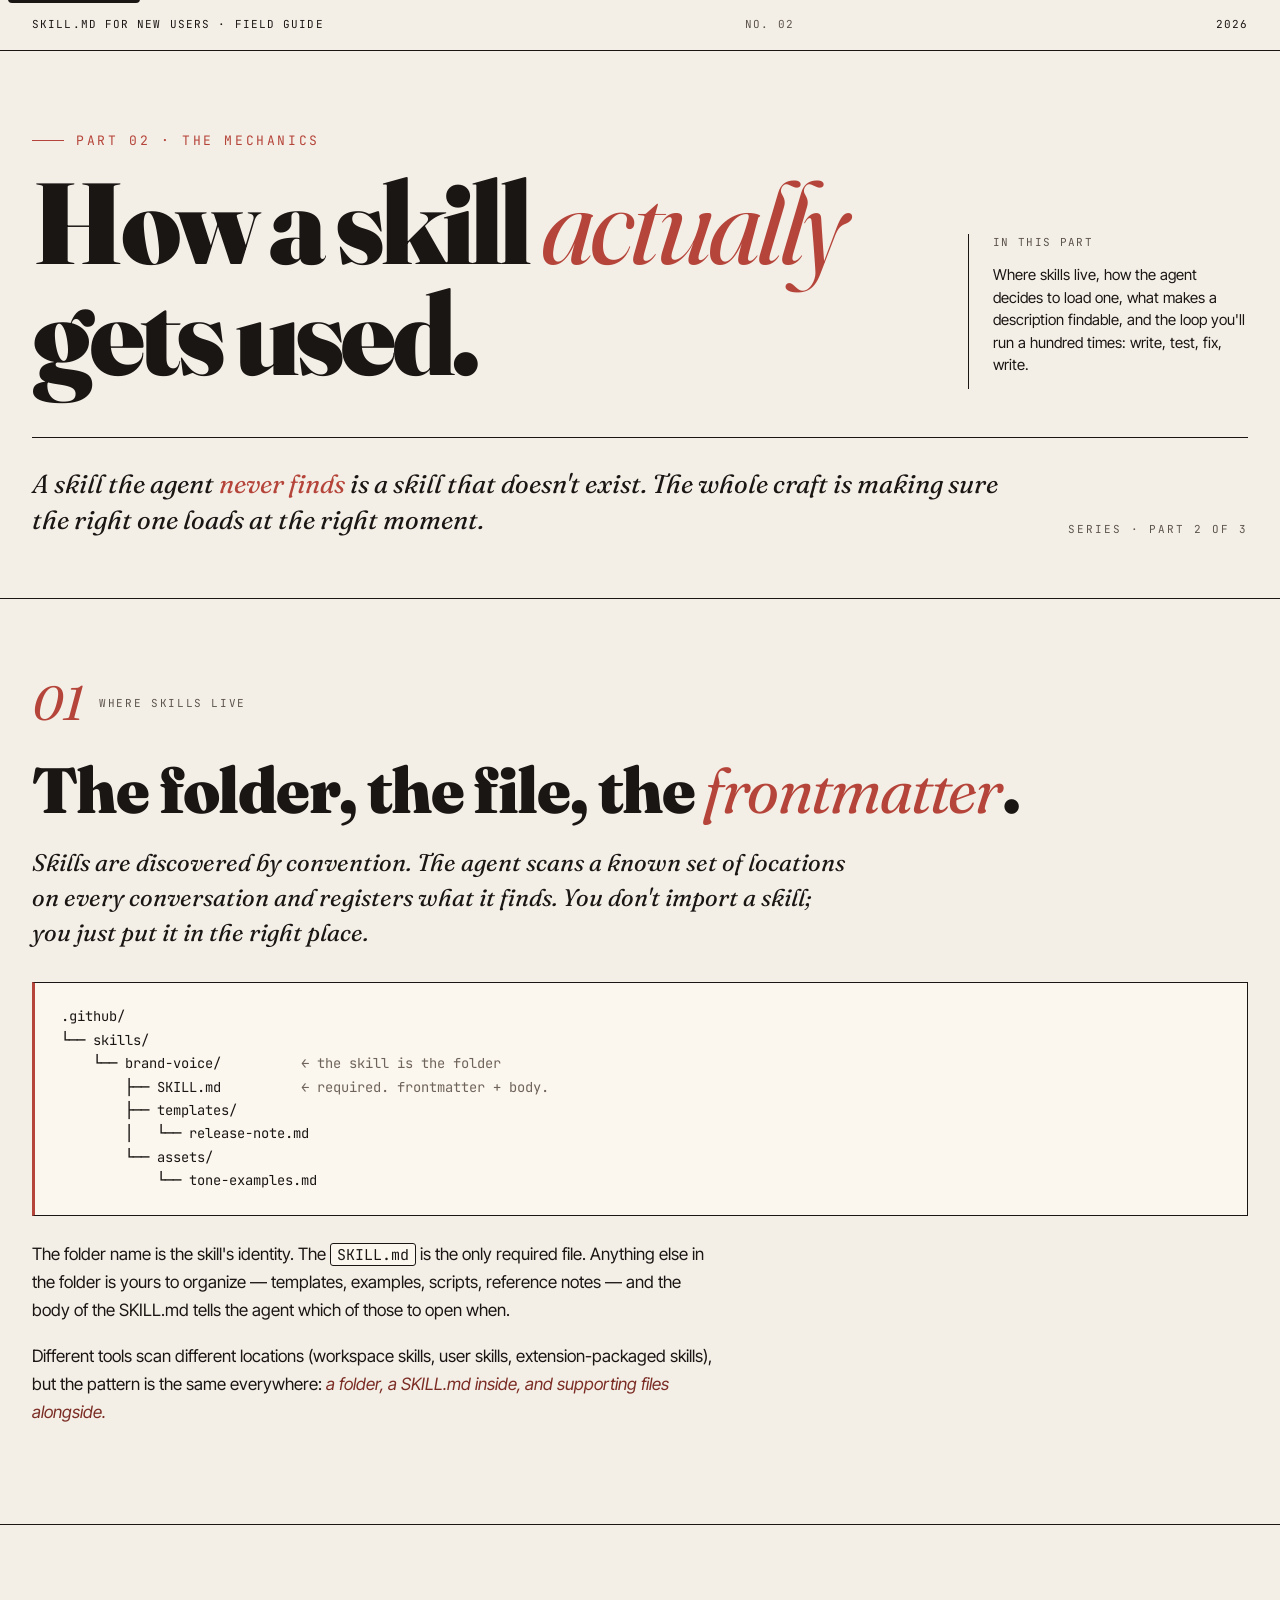
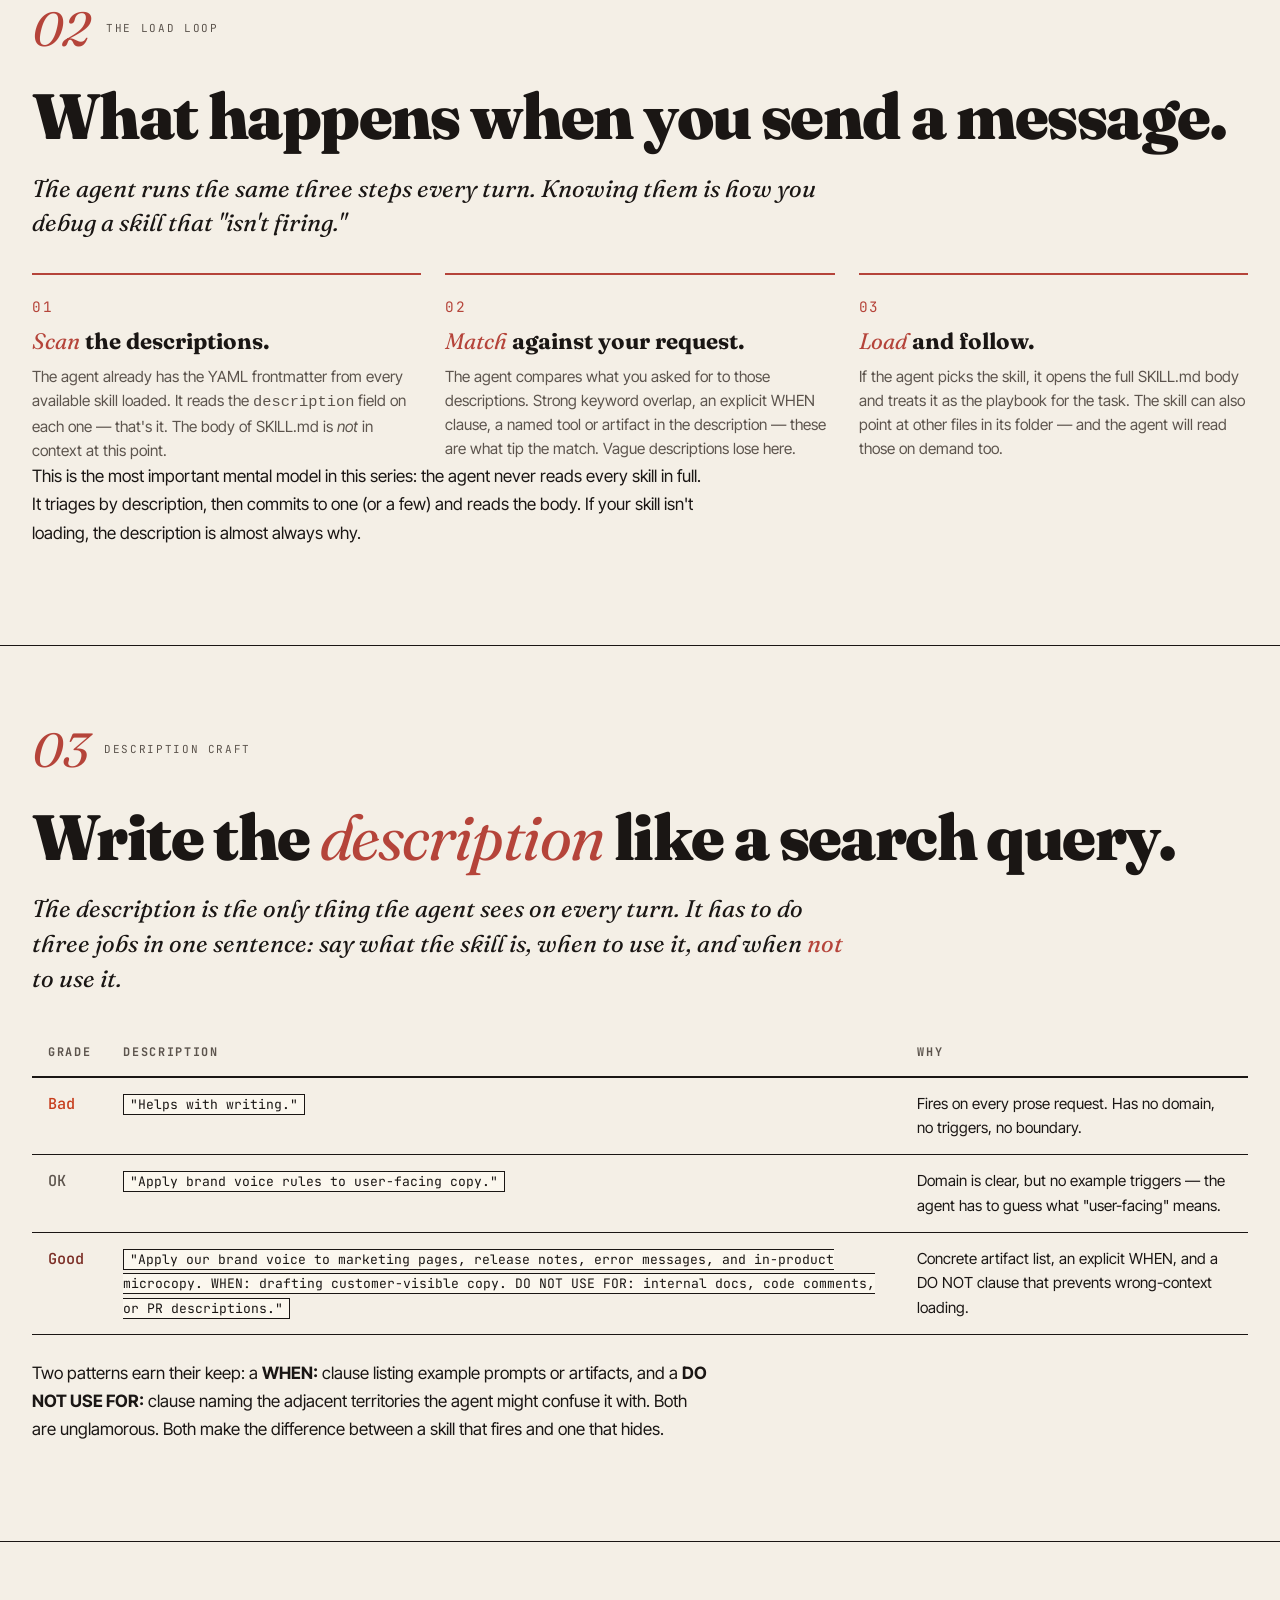
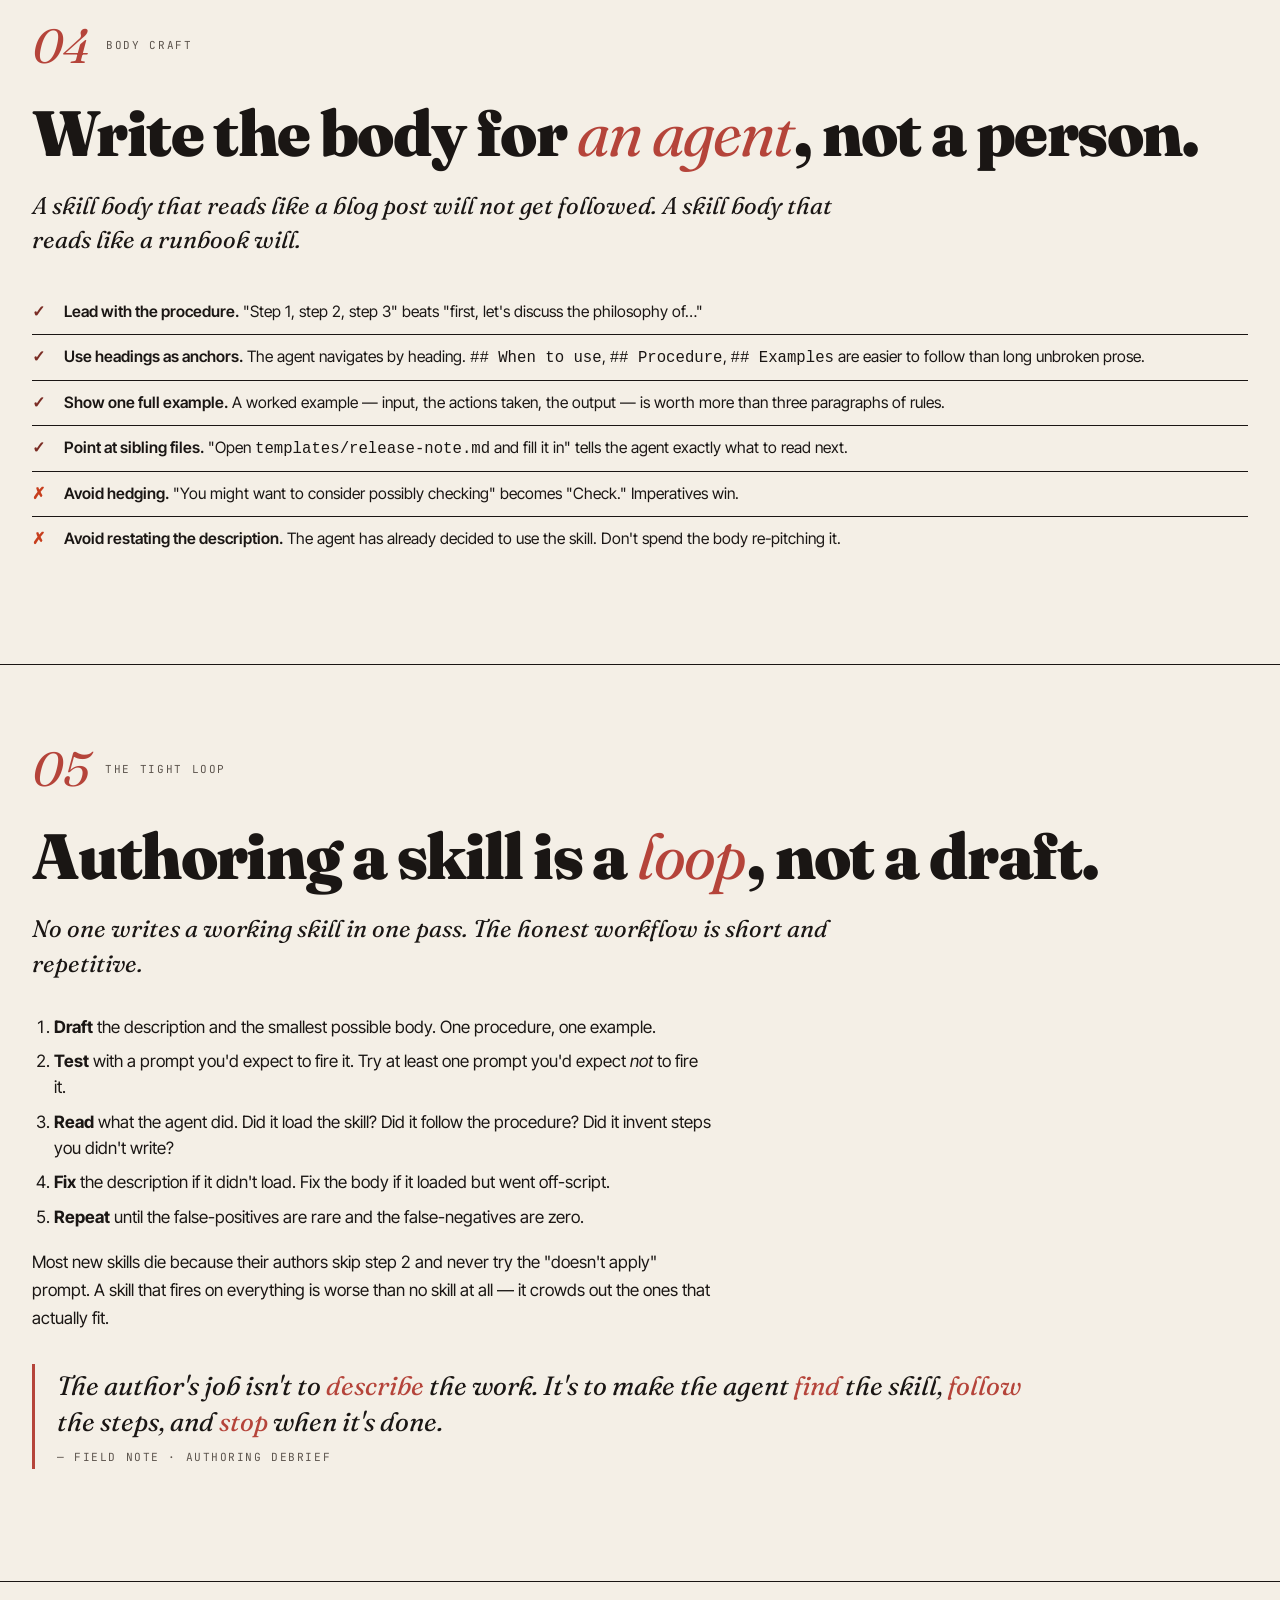
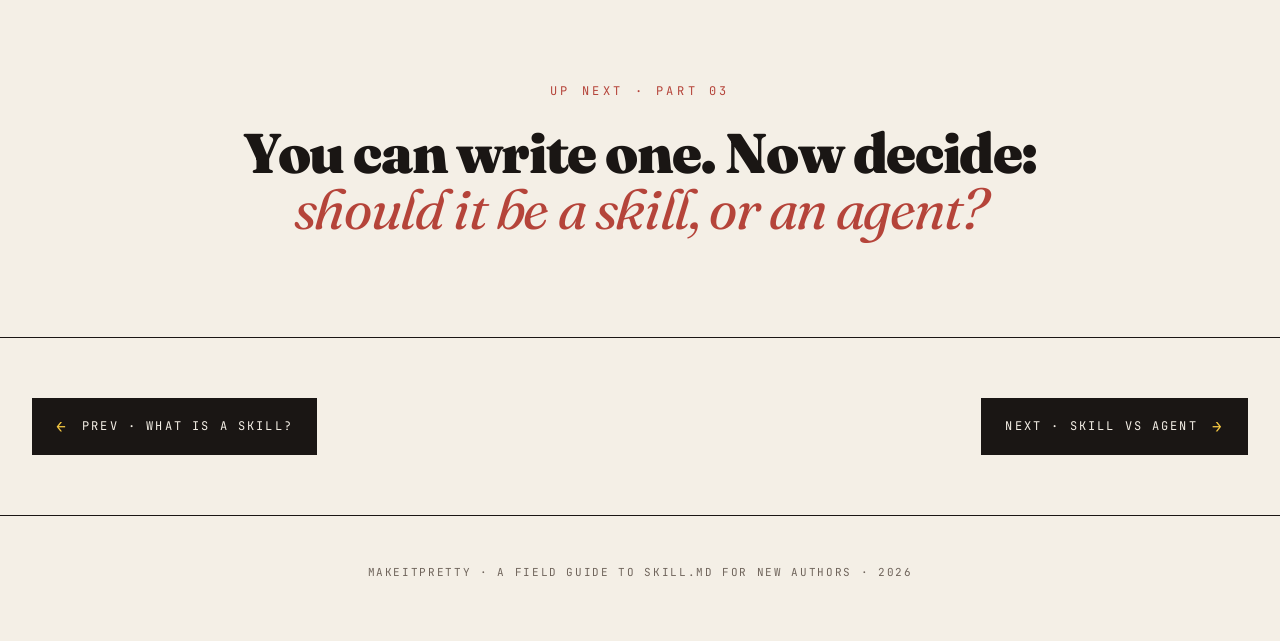
<file: skill-md-part-2.html>
<!DOCTYPE html>
<html lang="en">
<head>
<meta charset="UTF-8">
<meta name="viewport" content="width=device-width, initial-scale=1.0">
<title>How to use a SKILL.md · SKILL.md for new users · Part 02</title>
<link rel="preconnect" href="https://fonts.googleapis.com">
<link rel="preconnect" href="https://fonts.gstatic.com" crossorigin>
<link href="https://fonts.googleapis.com/css2?family=Fraunces:ital,opsz,wght@0,9..144,400;0,9..144,700;0,9..144,900;1,9..144,400;1,9..144,700&family=Inter+Tight:ital,wght@0,400;0,500;0,600;1,400&family=JetBrains+Mono:wght@400;500&display=swap" rel="stylesheet">
<link rel="stylesheet" href="css/global.css">
<style>
  :root {
    --accent: #B5443A;        /* warm brick — workshop energy */
    --accent-soft: #F1D8D2;
    --accent-bright: #D86B5E;
    --accent-deep: #7A2C24;
  }

  /* Three-stage loading loop */
  .flow {
    display: grid;
    grid-template-columns: repeat(3, 1fr);
    gap: 24px;
    margin-top: 28px;
    counter-reset: stage;
  }
  .flow .stage {
    border-top: 2px solid var(--accent);
    padding-top: 18px;
    counter-increment: stage;
  }
  .flow .stage::before {
    content: counter(stage, decimal-leading-zero);
    font-family: var(--mono);
    font-size: 0.9rem;
    color: var(--accent);
    letter-spacing: 0.12em;
  }
  .flow h4 {
    font-family: var(--display);
    font-weight: 700;
    font-size: 1.4rem;
    margin: 8px 0 10px;
    line-height: 1.2;
  }
  .flow h4 em { color: var(--accent); font-style: italic; font-weight: 400; }
  .flow p { color: var(--ink-soft); font-size: 0.96rem; line-height: 1.55; }
  @media (max-width: 800px) { .flow { grid-template-columns: 1fr; } }

  /* Description-quality table */
  .desc-table {
    width: 100%;
    border-collapse: collapse;
    margin: 24px 0;
    font-size: 0.95rem;
  }
  .desc-table th, .desc-table td {
    text-align: left;
    padding: 14px 16px;
    border-bottom: 1px solid var(--rule);
    vertical-align: top;
  }
  .desc-table th {
    font-family: var(--mono);
    font-size: 0.74rem;
    letter-spacing: 0.14em;
    text-transform: uppercase;
    color: var(--ink-soft);
    border-bottom: 2px solid var(--rule);
  }
  .desc-table td.grade { font-family: var(--mono); font-weight: 500; }
  .desc-table .g-bad { color: var(--warn); }
  .desc-table .g-ok { color: var(--ink-soft); }
  .desc-table .g-good { color: var(--accent-deep); }
  .desc-table code {
    font-family: var(--mono);
    font-size: 0.86em;
    background: var(--bg-card);
    padding: 1px 6px;
    border: 1px solid var(--rule);
  }

  /* Folder layout block */
  .tree {
    background: var(--bg-card);
    border: 1px solid var(--rule);
    border-left: 3px solid var(--accent);
    padding: 22px 26px;
    font-family: var(--mono);
    font-size: 0.86rem;
    line-height: 1.7;
    color: var(--ink);
    margin: 24px 0;
    overflow-x: auto;
    white-space: pre;
  }
  .tree .cm { color: var(--ink-faint); }

  /* Check / cross list */
  .checks {
    margin: 24px 0;
  }
  .checks li {
    list-style: none;
    padding: 10px 0 10px 32px;
    position: relative;
    font-size: 0.98rem;
    line-height: 1.5;
    border-bottom: 1px solid var(--rule);
  }
  .checks li:last-child { border-bottom: none; }
  .checks li::before {
    position: absolute;
    left: 0;
    top: 10px;
    font-family: var(--mono);
    font-weight: 700;
    font-size: 1rem;
  }
  .checks li.good::before { content: "✓"; color: var(--accent-deep); }
  .checks li.bad::before  { content: "✗"; color: var(--warn); }
  .checks li strong { font-weight: 600; }
</style>
</head>
<body>

<a class="skip-link" href="#main">Skip to content</a>

<div class="masthead">
  <div>SKILL.md for new users · Field guide</div>
  <div class="vol">No. 02</div>
  <div>2026</div>
</div>

<main id="main">

<header class="hero">
  <div class="container">
    <div class="hero-grid">
      <div>
        <div class="part-tag">Part 02 · The Mechanics</div>
        <h1>How a skill <em>actually</em> gets used.</h1>
      </div>
      <div class="hero-meta">
        <div class="label">In this part</div>
        <p>Where skills live, how the agent decides to load one, what makes a description findable, and the loop you'll run a hundred times: write, test, fix, write.</p>
      </div>
    </div>
    <div class="hero-bottom">
      <p class="deck">A skill the agent <em>never finds</em> is a skill that doesn't exist. The whole craft is making sure the right one loads at the right moment.</p>
      <p class="byline">Series · Part 2 of 3</p>
    </div>
  </div>
</header>

<section>
  <div class="container">
    <div class="section-label">
      <span class="num">01</span>
      <span class="lbl">Where Skills Live</span>
    </div>
    <h2>The folder, the file, the <em>frontmatter</em>.</h2>
    <p class="lede">Skills are discovered by convention. The agent scans a known set of locations on every conversation and registers what it finds. You don't import a skill; you just put it in the right place.</p>

    <pre class="tree">.github/
└── skills/
    └── brand-voice/          <span class="cm">← the skill is the folder</span>
        ├── SKILL.md          <span class="cm">← required. frontmatter + body.</span>
        ├── templates/
        │   └── release-note.md
        └── assets/
            └── tone-examples.md</pre>

    <div class="prose">
      <p>The folder name is the skill's identity. The <code>SKILL.md</code> is the only required file. Anything else in the folder is yours to organize — templates, examples, scripts, reference notes — and the body of the SKILL.md tells the agent which of those to open when.</p>
      <p>Different tools scan different locations (workspace skills, user skills, extension-packaged skills), but the pattern is the same everywhere: <em>a folder, a SKILL.md inside, and supporting files alongside.</em></p>
    </div>
  </div>
</section>

<section>
  <div class="container">
    <div class="section-label">
      <span class="num">02</span>
      <span class="lbl">The Load Loop</span>
    </div>
    <h2>What happens when you send a message.</h2>
    <p class="lede">The agent runs the same three steps every turn. Knowing them is how you debug a skill that "isn't firing."</p>

    <div class="flow">
      <div class="stage">
        <h4><em>Scan</em> the descriptions.</h4>
        <p>The agent already has the YAML frontmatter from every available skill loaded. It reads the <code>description</code> field on each one — that's it. The body of SKILL.md is <em>not</em> in context at this point.</p>
      </div>
      <div class="stage">
        <h4><em>Match</em> against your request.</h4>
        <p>The agent compares what you asked for to those descriptions. Strong keyword overlap, an explicit WHEN clause, a named tool or artifact in the description — these are what tip the match. Vague descriptions lose here.</p>
      </div>
      <div class="stage">
        <h4><em>Load</em> and follow.</h4>
        <p>If the agent picks the skill, it opens the full SKILL.md body and treats it as the playbook for the task. The skill can also point at other files in its folder — and the agent will read those on demand too.</p>
      </div>
    </div>

    <div class="prose">
      <p>This is the most important mental model in this series: the agent never reads every skill in full. It triages by description, then commits to one (or a few) and reads the body. If your skill isn't loading, the description is almost always why.</p>
    </div>
  </div>
</section>

<section>
  <div class="container">
    <div class="section-label">
      <span class="num">03</span>
      <span class="lbl">Description Craft</span>
    </div>
    <h2>Write the <em>description</em> like a search query.</h2>
    <p class="lede">The description is the only thing the agent sees on every turn. It has to do three jobs in one sentence: say what the skill is, when to use it, and when <em>not</em> to use it.</p>

    <table class="desc-table">
      <thead>
        <tr><th>Grade</th><th>Description</th><th>Why</th></tr>
      </thead>
      <tbody>
        <tr>
          <td class="grade g-bad">Bad</td>
          <td><code>"Helps with writing."</code></td>
          <td>Fires on every prose request. Has no domain, no triggers, no boundary.</td>
        </tr>
        <tr>
          <td class="grade g-ok">OK</td>
          <td><code>"Apply brand voice rules to user-facing copy."</code></td>
          <td>Domain is clear, but no example triggers — the agent has to guess what "user-facing" means.</td>
        </tr>
        <tr>
          <td class="grade g-good">Good</td>
          <td><code>"Apply our brand voice to marketing pages, release notes, error messages, and in-product microcopy. WHEN: drafting customer-visible copy. DO NOT USE FOR: internal docs, code comments, or PR descriptions."</code></td>
          <td>Concrete artifact list, an explicit WHEN, and a DO NOT clause that prevents wrong-context loading.</td>
        </tr>
      </tbody>
    </table>

    <div class="prose">
      <p>Two patterns earn their keep: a <strong>WHEN:</strong> clause listing example prompts or artifacts, and a <strong>DO NOT USE FOR:</strong> clause naming the adjacent territories the agent might confuse it with. Both are unglamorous. Both make the difference between a skill that fires and one that hides.</p>
    </div>
  </div>
</section>

<section>
  <div class="container">
    <div class="section-label">
      <span class="num">04</span>
      <span class="lbl">Body Craft</span>
    </div>
    <h2>Write the body for <em>an agent</em>, not a person.</h2>
    <p class="lede">A skill body that reads like a blog post will not get followed. A skill body that reads like a runbook will.</p>

    <ul class="checks">
      <li class="good"><strong>Lead with the procedure.</strong> "Step 1, step 2, step 3" beats "first, let's discuss the philosophy of…"</li>
      <li class="good"><strong>Use headings as anchors.</strong> The agent navigates by heading. <code>## When to use</code>, <code>## Procedure</code>, <code>## Examples</code> are easier to follow than long unbroken prose.</li>
      <li class="good"><strong>Show one full example.</strong> A worked example — input, the actions taken, the output — is worth more than three paragraphs of rules.</li>
      <li class="good"><strong>Point at sibling files.</strong> "Open <code>templates/release-note.md</code> and fill it in" tells the agent exactly what to read next.</li>
      <li class="bad"><strong>Avoid hedging.</strong> "You might want to consider possibly checking" becomes "Check." Imperatives win.</li>
      <li class="bad"><strong>Avoid restating the description.</strong> The agent has already decided to use the skill. Don't spend the body re-pitching it.</li>
    </ul>
  </div>
</section>

<section>
  <div class="container">
    <div class="section-label">
      <span class="num">05</span>
      <span class="lbl">The Tight Loop</span>
    </div>
    <h2>Authoring a skill is a <em>loop</em>, not a draft.</h2>
    <p class="lede">No one writes a working skill in one pass. The honest workflow is short and repetitive.</p>

    <div class="prose">
      <ol>
        <li><strong>Draft</strong> the description and the smallest possible body. One procedure, one example.</li>
        <li><strong>Test</strong> with a prompt you'd expect to fire it. Try at least one prompt you'd expect <em>not</em> to fire it.</li>
        <li><strong>Read</strong> what the agent did. Did it load the skill? Did it follow the procedure? Did it invent steps you didn't write?</li>
        <li><strong>Fix</strong> the description if it didn't load. Fix the body if it loaded but went off-script.</li>
        <li><strong>Repeat</strong> until the false-positives are rare and the false-negatives are zero.</li>
      </ol>
      <p>Most new skills die because their authors skip step 2 and never try the "doesn't apply" prompt. A skill that fires on everything is worse than no skill at all — it crowds out the ones that actually fit.</p>
    </div>

    <div class="pullquote">
      The author's job isn't to <em>describe</em> the work. It's to make the agent <em>find</em> the skill, <em>follow</em> the steps, and <em>stop</em> when it's done.
      <cite>— Field note · authoring debrief</cite>
    </div>
  </div>
</section>

<section class="bridge">
  <div class="container">
    <div class="bridge-tag">Up next · Part 03</div>
    <h3>You can write one. Now decide: <em>should it be a skill, or an agent?</em></h3>
  </div>
</section>

</main>

<nav class="page-nav" aria-label="Series navigation">
  <a href="skill-md-part-1.html" class="prev-pill">Prev · What is a skill?</a>
  <a href="skill-md-part-3.html" class="next-pill">Next · Skill vs Agent</a>
</nav>

<footer>
  <div class="colophon">MakeItPretty · A field guide to SKILL.md for new authors · 2026</div>
</footer>

</body>
</html>
</file>
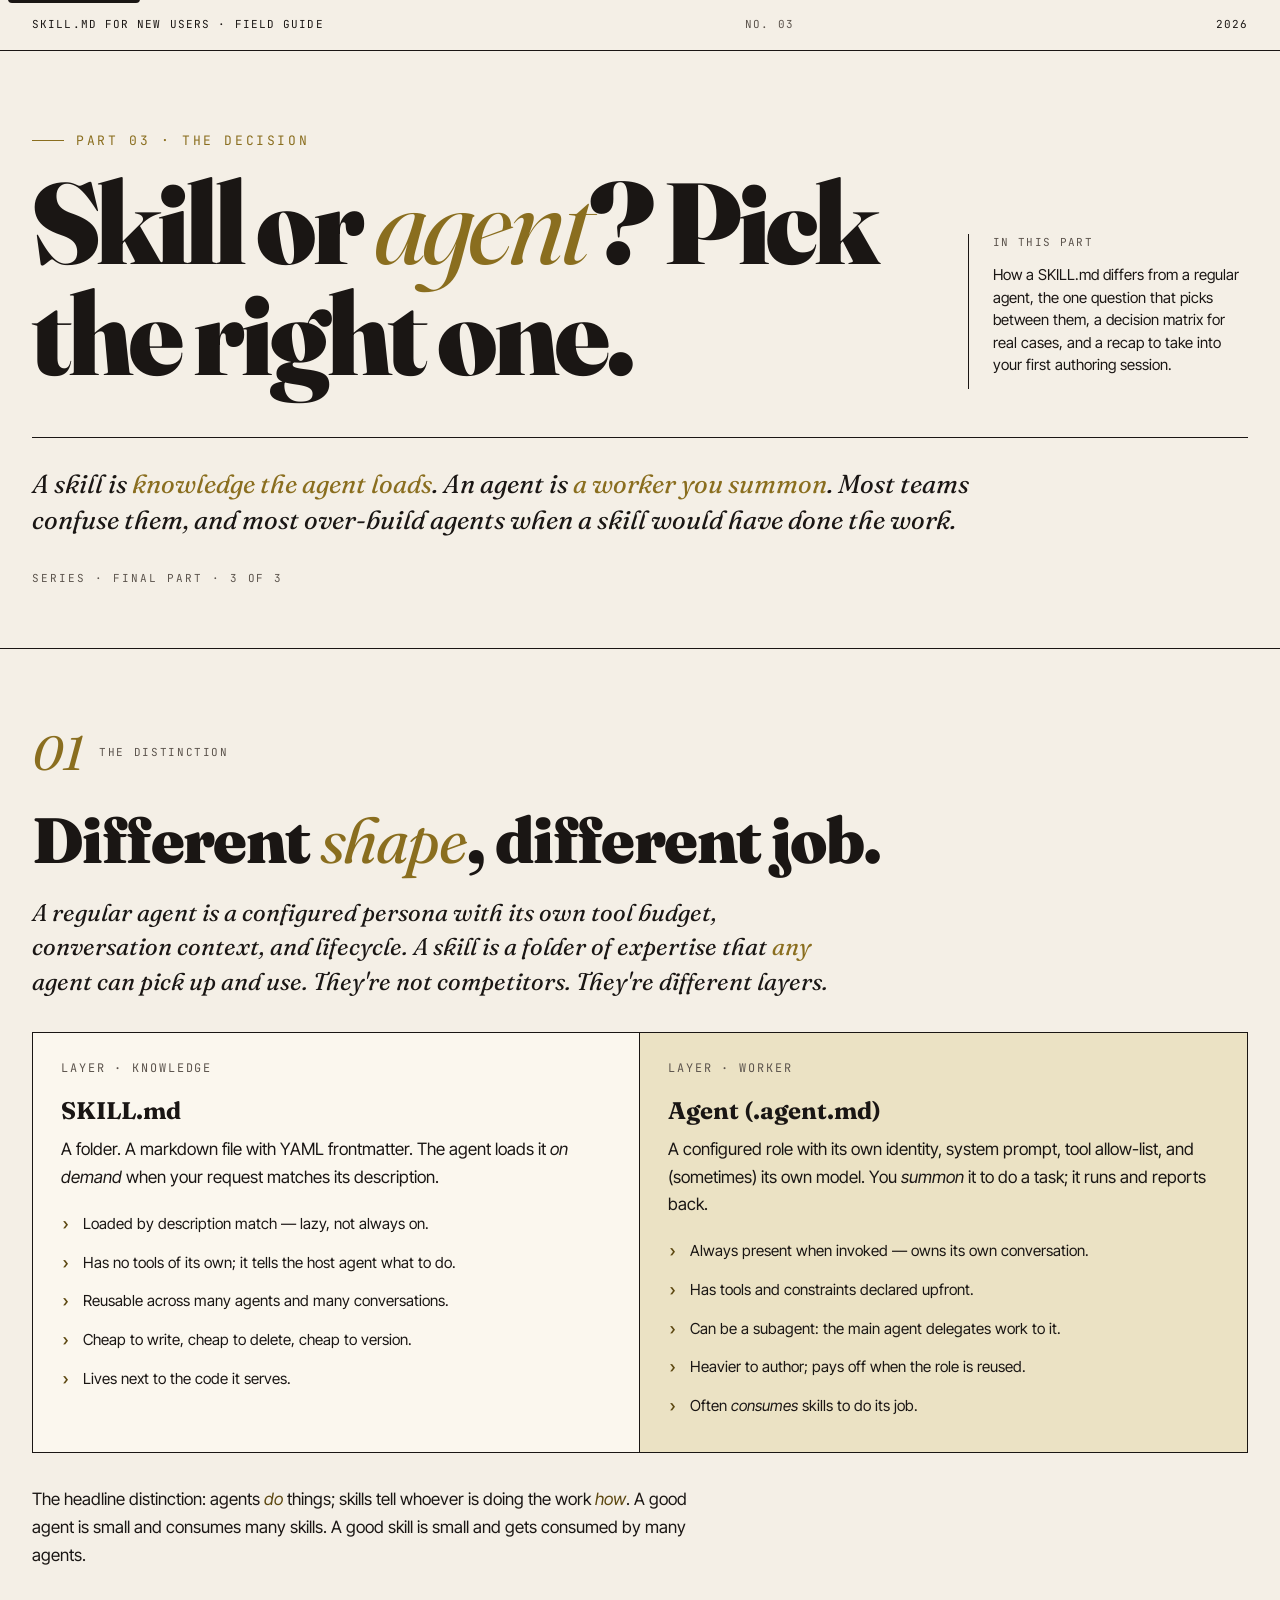
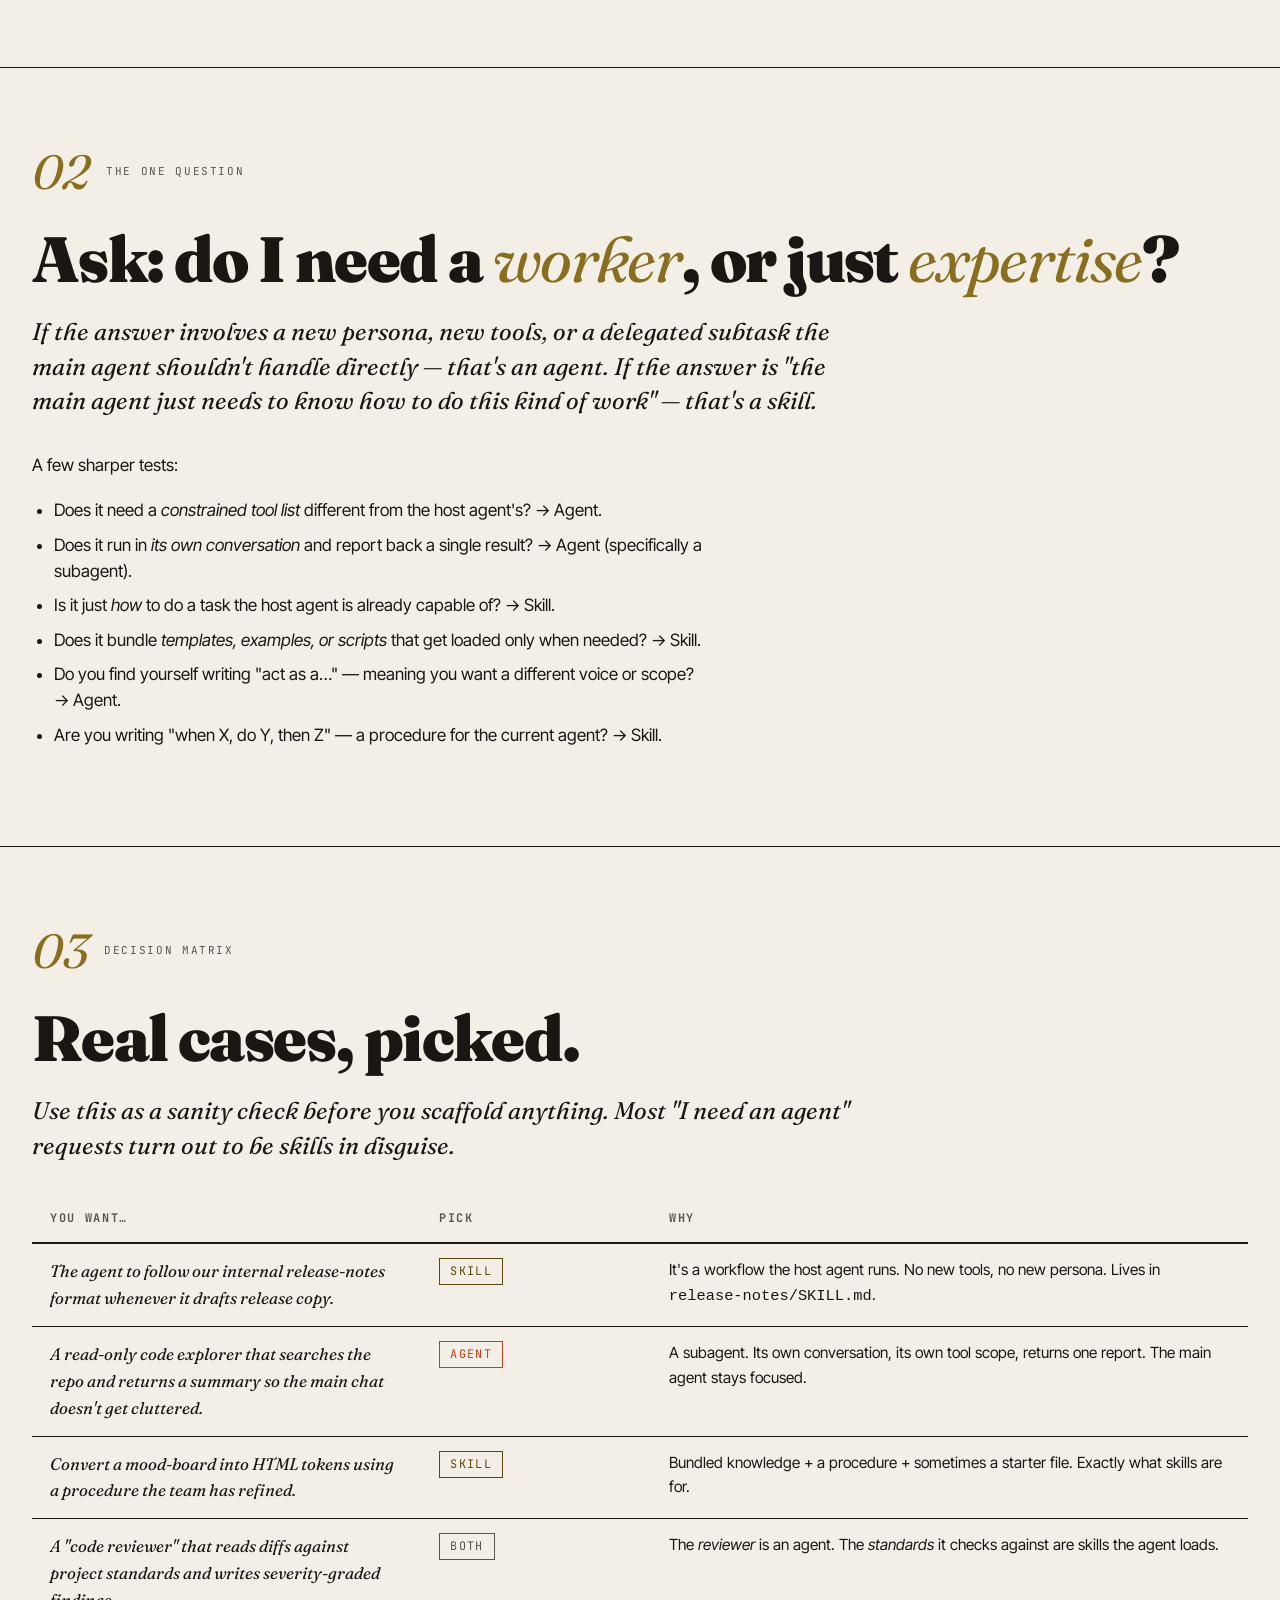
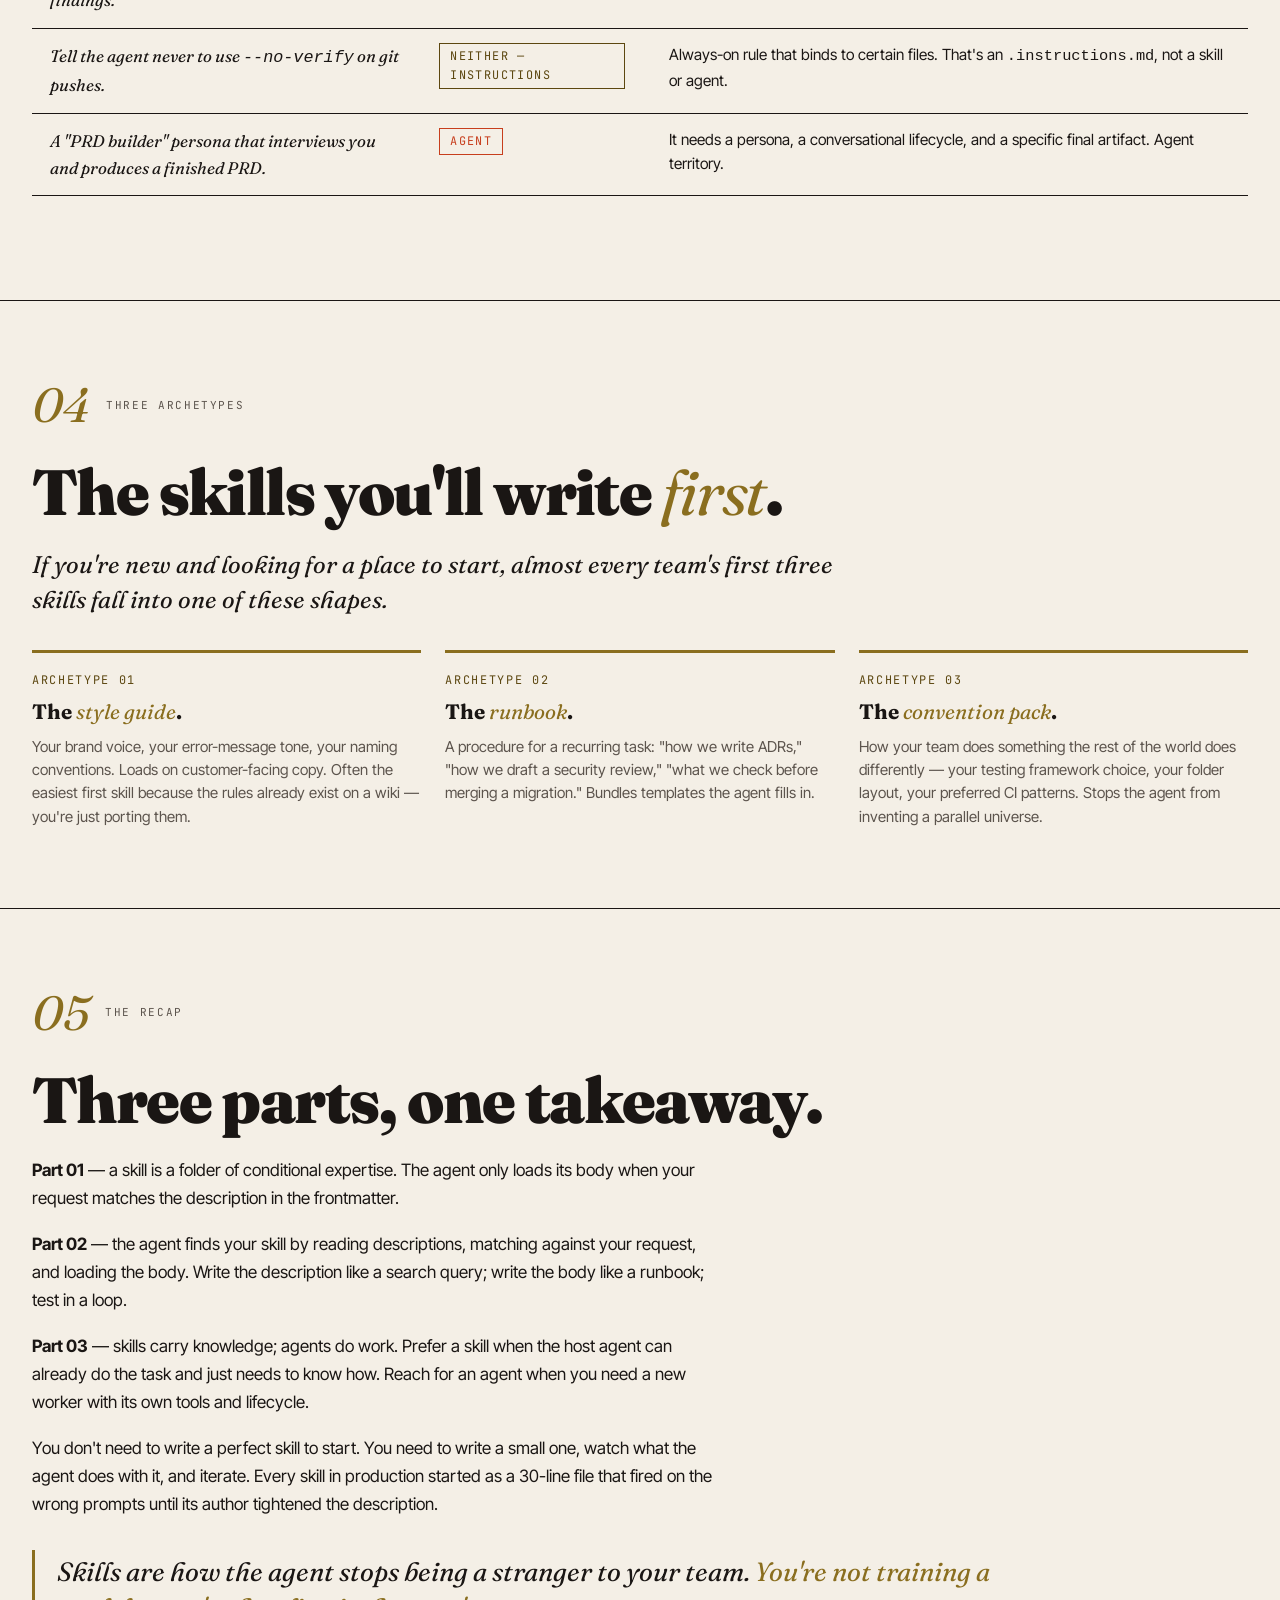
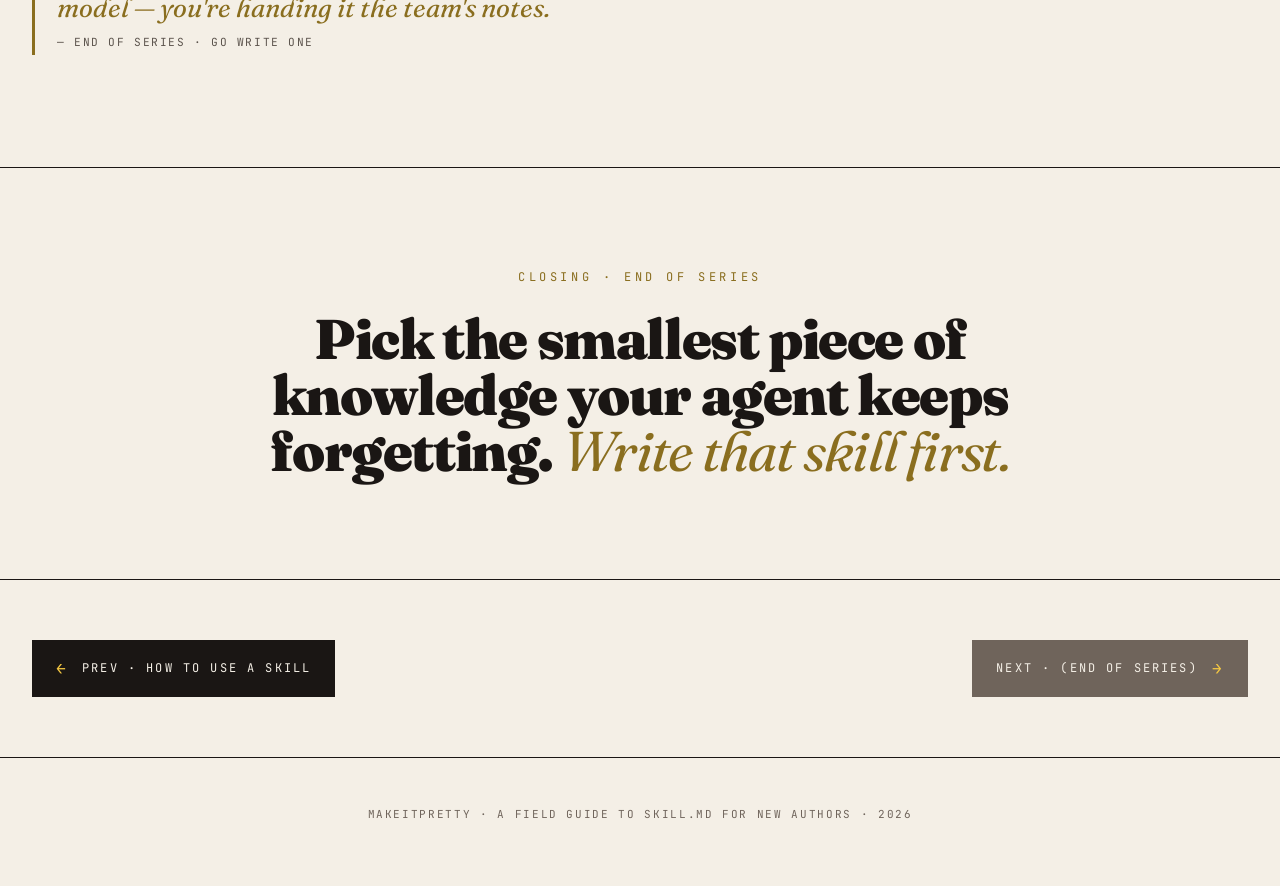
<file: skill-md-part-3.html>
<!DOCTYPE html>
<html lang="en">
<head>
<meta charset="UTF-8">
<meta name="viewport" content="width=device-width, initial-scale=1.0">
<title>Skill vs Agent · SKILL.md for new users · Part 03</title>
<link rel="preconnect" href="https://fonts.googleapis.com">
<link rel="preconnect" href="https://fonts.gstatic.com" crossorigin>
<link href="https://fonts.googleapis.com/css2?family=Fraunces:ital,opsz,wght@0,9..144,400;0,9..144,700;0,9..144,900;1,9..144,400;1,9..144,700&family=Inter+Tight:ital,wght@0,400;0,500;0,600;1,400&family=JetBrains+Mono:wght@400;500&display=swap" rel="stylesheet">
<link rel="stylesheet" href="css/global.css">
<style>
  :root {
    --accent: #8A6E1F;        /* mustard / olive — decision-making */
    --accent-soft: #EBE2C4;
    --accent-bright: #C49A36;
    --accent-deep: #5C4710;
  }

  /* Side-by-side comparison */
  .vs {
    display: grid;
    grid-template-columns: 1fr 1fr;
    border: 1px solid var(--rule);
    margin: 32px 0;
  }
  .vs > div { padding: 26px 28px; }
  .vs .side-skill { border-right: 1px solid var(--rule); background: var(--bg-card); }
  .vs .side-agent { background: var(--accent-soft); }
  .vs h4 {
    font-family: var(--display);
    font-weight: 700;
    font-size: 1.5rem;
    margin-bottom: 6px;
  }
  .vs .kicker {
    font-family: var(--mono);
    font-size: 0.74rem;
    letter-spacing: 0.16em;
    text-transform: uppercase;
    color: var(--ink-soft);
    margin-bottom: 14px;
  }
  .vs ul { list-style: none; padding: 0; margin-top: 14px; }
  .vs li {
    padding: 8px 0 8px 22px;
    position: relative;
    font-size: 0.95rem;
    line-height: 1.5;
  }
  .vs li::before {
    content: "›";
    position: absolute; left: 0;
    color: var(--accent-deep);
    font-family: var(--mono);
    font-weight: 700;
  }
  @media (max-width: 800px) {
    .vs { grid-template-columns: 1fr; }
    .vs .side-skill { border-right: none; border-bottom: 1px solid var(--rule); }
  }

  /* Decision matrix */
  .matrix {
    width: 100%;
    border-collapse: collapse;
    margin: 24px 0;
    font-size: 0.96rem;
  }
  .matrix th, .matrix td {
    text-align: left;
    padding: 14px 18px;
    border-bottom: 1px solid var(--rule);
    vertical-align: top;
  }
  .matrix th {
    font-family: var(--mono);
    font-size: 0.74rem;
    letter-spacing: 0.14em;
    text-transform: uppercase;
    color: var(--ink-soft);
    border-bottom: 2px solid var(--rule);
  }
  .matrix td:first-child {
    font-family: var(--display);
    font-style: italic;
    font-size: 1.05rem;
    color: var(--ink);
    width: 32%;
  }
  .matrix td .pick {
    display: inline-block;
    font-family: var(--mono);
    font-size: 0.74rem;
    letter-spacing: 0.12em;
    text-transform: uppercase;
    padding: 3px 10px;
    margin-right: 8px;
    border: 1px solid currentColor;
  }
  .matrix .pick-skill { color: var(--accent-deep); }
  .matrix .pick-agent { color: var(--warn); }
  .matrix .pick-both  { color: var(--ink-soft); }

  /* Three-archetype recap */
  .archetypes {
    display: grid;
    grid-template-columns: repeat(3, 1fr);
    gap: 24px;
    margin-top: 28px;
  }
  .arch {
    border-top: 3px solid var(--accent);
    padding-top: 18px;
  }
  .arch .tag {
    font-family: var(--mono);
    font-size: 0.74rem;
    letter-spacing: 0.14em;
    text-transform: uppercase;
    color: var(--accent-deep);
    margin-bottom: 10px;
  }
  .arch h4 {
    font-family: var(--display);
    font-weight: 700;
    font-size: 1.3rem;
    margin-bottom: 10px;
    line-height: 1.2;
  }
  .arch h4 em { font-style: italic; color: var(--accent); font-weight: 400; }
  .arch p { color: var(--ink-soft); font-size: 0.94rem; line-height: 1.55; }
  @media (max-width: 800px) { .archetypes { grid-template-columns: 1fr; } }
</style>
</head>
<body>

<a class="skip-link" href="#main">Skip to content</a>

<div class="masthead">
  <div>SKILL.md for new users · Field guide</div>
  <div class="vol">No. 03</div>
  <div>2026</div>
</div>

<main id="main">

<header class="hero">
  <div class="container">
    <div class="hero-grid">
      <div>
        <div class="part-tag">Part 03 · The Decision</div>
        <h1>Skill or <em>agent</em>? Pick the right one.</h1>
      </div>
      <div class="hero-meta">
        <div class="label">In this part</div>
        <p>How a SKILL.md differs from a regular agent, the one question that picks between them, a decision matrix for real cases, and a recap to take into your first authoring session.</p>
      </div>
    </div>
    <div class="hero-bottom">
      <p class="deck">A skill is <em>knowledge the agent loads</em>. An agent is <em>a worker you summon</em>. Most teams confuse them, and most over-build agents when a skill would have done the work.</p>
      <p class="byline">Series · Final part · 3 of 3</p>
    </div>
  </div>
</header>

<section>
  <div class="container">
    <div class="section-label">
      <span class="num">01</span>
      <span class="lbl">The Distinction</span>
    </div>
    <h2>Different <em>shape</em>, different job.</h2>
    <p class="lede">A regular agent is a configured persona with its own tool budget, conversation context, and lifecycle. A skill is a folder of expertise that <em>any</em> agent can pick up and use. They're not competitors. They're different layers.</p>

    <div class="vs">
      <div class="side-skill">
        <div class="kicker">Layer · Knowledge</div>
        <h4>SKILL.md</h4>
        <p>A folder. A markdown file with YAML frontmatter. The agent loads it <em>on demand</em> when your request matches its description.</p>
        <ul>
          <li>Loaded by description match — lazy, not always on.</li>
          <li>Has no tools of its own; it tells the host agent what to do.</li>
          <li>Reusable across many agents and many conversations.</li>
          <li>Cheap to write, cheap to delete, cheap to version.</li>
          <li>Lives next to the code it serves.</li>
        </ul>
      </div>
      <div class="side-agent">
        <div class="kicker">Layer · Worker</div>
        <h4>Agent (.agent.md)</h4>
        <p>A configured role with its own identity, system prompt, tool allow-list, and (sometimes) its own model. You <em>summon</em> it to do a task; it runs and reports back.</p>
        <ul>
          <li>Always present when invoked — owns its own conversation.</li>
          <li>Has tools and constraints declared upfront.</li>
          <li>Can be a subagent: the main agent delegates work to it.</li>
          <li>Heavier to author; pays off when the role is reused.</li>
          <li>Often <em>consumes</em> skills to do its job.</li>
        </ul>
      </div>
    </div>

    <div class="prose">
      <p>The headline distinction: agents <em>do</em> things; skills tell whoever is doing the work <em>how</em>. A good agent is small and consumes many skills. A good skill is small and gets consumed by many agents.</p>
    </div>
  </div>
</section>

<section>
  <div class="container">
    <div class="section-label">
      <span class="num">02</span>
      <span class="lbl">The One Question</span>
    </div>
    <h2>Ask: do I need a <em>worker</em>, or just <em>expertise</em>?</h2>
    <p class="lede">If the answer involves a new persona, new tools, or a delegated subtask the main agent shouldn't handle directly — that's an agent. If the answer is "the main agent just needs to know how to do this kind of work" — that's a skill.</p>

    <div class="prose">
      <p>A few sharper tests:</p>
      <ul>
        <li>Does it need a <em>constrained tool list</em> different from the host agent's? → Agent.</li>
        <li>Does it run in <em>its own conversation</em> and report back a single result? → Agent (specifically a subagent).</li>
        <li>Is it just <em>how</em> to do a task the host agent is already capable of? → Skill.</li>
        <li>Does it bundle <em>templates, examples, or scripts</em> that get loaded only when needed? → Skill.</li>
        <li>Do you find yourself writing "act as a…" — meaning you want a different voice or scope? → Agent.</li>
        <li>Are you writing "when X, do Y, then Z" — a procedure for the current agent? → Skill.</li>
      </ul>
    </div>
  </div>
</section>

<section>
  <div class="container">
    <div class="section-label">
      <span class="num">03</span>
      <span class="lbl">Decision Matrix</span>
    </div>
    <h2>Real cases, picked.</h2>
    <p class="lede">Use this as a sanity check before you scaffold anything. Most "I need an agent" requests turn out to be skills in disguise.</p>

    <table class="matrix">
      <thead>
        <tr><th>You want…</th><th>Pick</th><th>Why</th></tr>
      </thead>
      <tbody>
        <tr>
          <td>The agent to follow our internal release-notes format whenever it drafts release copy.</td>
          <td><span class="pick pick-skill">Skill</span></td>
          <td>It's a workflow the host agent runs. No new tools, no new persona. Lives in <code>release-notes/SKILL.md</code>.</td>
        </tr>
        <tr>
          <td>A read-only code explorer that searches the repo and returns a summary so the main chat doesn't get cluttered.</td>
          <td><span class="pick pick-agent">Agent</span></td>
          <td>A subagent. Its own conversation, its own tool scope, returns one report. The main agent stays focused.</td>
        </tr>
        <tr>
          <td>Convert a mood-board into HTML tokens using a procedure the team has refined.</td>
          <td><span class="pick pick-skill">Skill</span></td>
          <td>Bundled knowledge + a procedure + sometimes a starter file. Exactly what skills are for.</td>
        </tr>
        <tr>
          <td>A "code reviewer" that reads diffs against project standards and writes severity-graded findings.</td>
          <td><span class="pick pick-both">Both</span></td>
          <td>The <em>reviewer</em> is an agent. The <em>standards</em> it checks against are skills the agent loads.</td>
        </tr>
        <tr>
          <td>Tell the agent never to use <code>--no-verify</code> on git pushes.</td>
          <td><span class="pick pick-skill">Neither — instructions</span></td>
          <td>Always-on rule that binds to certain files. That's an <code>.instructions.md</code>, not a skill or agent.</td>
        </tr>
        <tr>
          <td>A "PRD builder" persona that interviews you and produces a finished PRD.</td>
          <td><span class="pick pick-agent">Agent</span></td>
          <td>It needs a persona, a conversational lifecycle, and a specific final artifact. Agent territory.</td>
        </tr>
      </tbody>
    </table>
  </div>
</section>

<section>
  <div class="container">
    <div class="section-label">
      <span class="num">04</span>
      <span class="lbl">Three Archetypes</span>
    </div>
    <h2>The skills you'll write <em>first</em>.</h2>
    <p class="lede">If you're new and looking for a place to start, almost every team's first three skills fall into one of these shapes.</p>

    <div class="archetypes">
      <div class="arch">
        <div class="tag">Archetype 01</div>
        <h4>The <em>style guide</em>.</h4>
        <p>Your brand voice, your error-message tone, your naming conventions. Loads on customer-facing copy. Often the easiest first skill because the rules already exist on a wiki — you're just porting them.</p>
      </div>
      <div class="arch">
        <div class="tag">Archetype 02</div>
        <h4>The <em>runbook</em>.</h4>
        <p>A procedure for a recurring task: "how we write ADRs," "how we draft a security review," "what we check before merging a migration." Bundles templates the agent fills in.</p>
      </div>
      <div class="arch">
        <div class="tag">Archetype 03</div>
        <h4>The <em>convention pack</em>.</h4>
        <p>How your team does something the rest of the world does differently — your testing framework choice, your folder layout, your preferred CI patterns. Stops the agent from inventing a parallel universe.</p>
      </div>
    </div>
  </div>
</section>

<section>
  <div class="container">
    <div class="section-label">
      <span class="num">05</span>
      <span class="lbl">The Recap</span>
    </div>
    <h2>Three parts, one takeaway.</h2>
    <div class="prose">
      <p><strong>Part 01</strong> — a skill is a folder of conditional expertise. The agent only loads its body when your request matches the description in the frontmatter.</p>
      <p><strong>Part 02</strong> — the agent finds your skill by reading descriptions, matching against your request, and loading the body. Write the description like a search query; write the body like a runbook; test in a loop.</p>
      <p><strong>Part 03</strong> — skills carry knowledge; agents do work. Prefer a skill when the host agent can already do the task and just needs to know how. Reach for an agent when you need a new worker with its own tools and lifecycle.</p>
      <p>You don't need to write a perfect skill to start. You need to write a small one, watch what the agent does with it, and iterate. Every skill in production started as a 30-line file that fired on the wrong prompts until its author tightened the description.</p>
    </div>

    <div class="pullquote">
      Skills are how the agent stops being a stranger to your team. <em>You're not training a model — you're handing it the team's notes.</em>
      <cite>— End of series · go write one</cite>
    </div>
  </div>
</section>

<section class="bridge">
  <div class="container">
    <div class="bridge-tag">Closing · End of series</div>
    <h3>Pick the smallest piece of knowledge your agent keeps forgetting. <em>Write that skill first.</em></h3>
  </div>
</section>

</main>

<nav class="page-nav" aria-label="Series navigation">
  <a href="skill-md-part-2.html" class="prev-pill">Prev · How to use a skill</a>
  <a href="#" class="next-pill" aria-disabled="true">Next · (end of series)</a>
</nav>

<footer>
  <div class="colophon">MakeItPretty · A field guide to SKILL.md for new authors · 2026</div>
</footer>

</body>
</html>
</file>
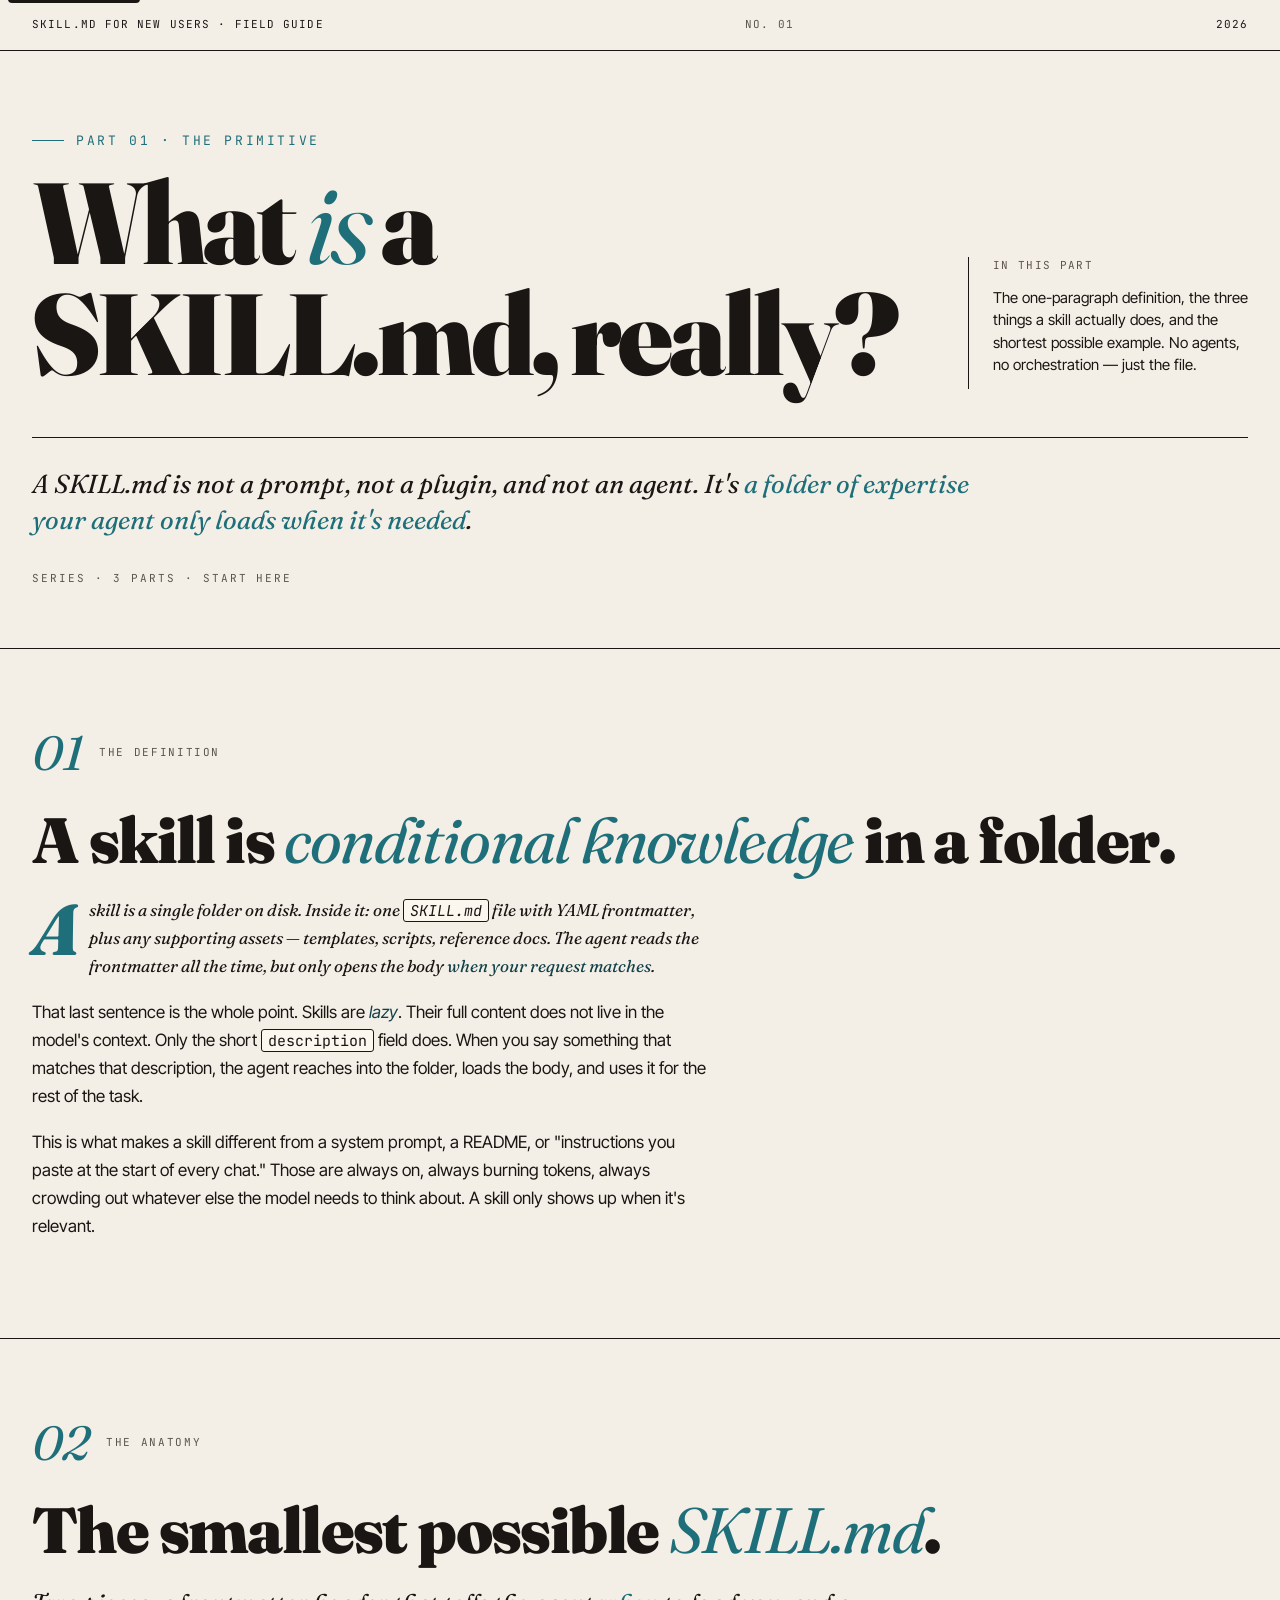
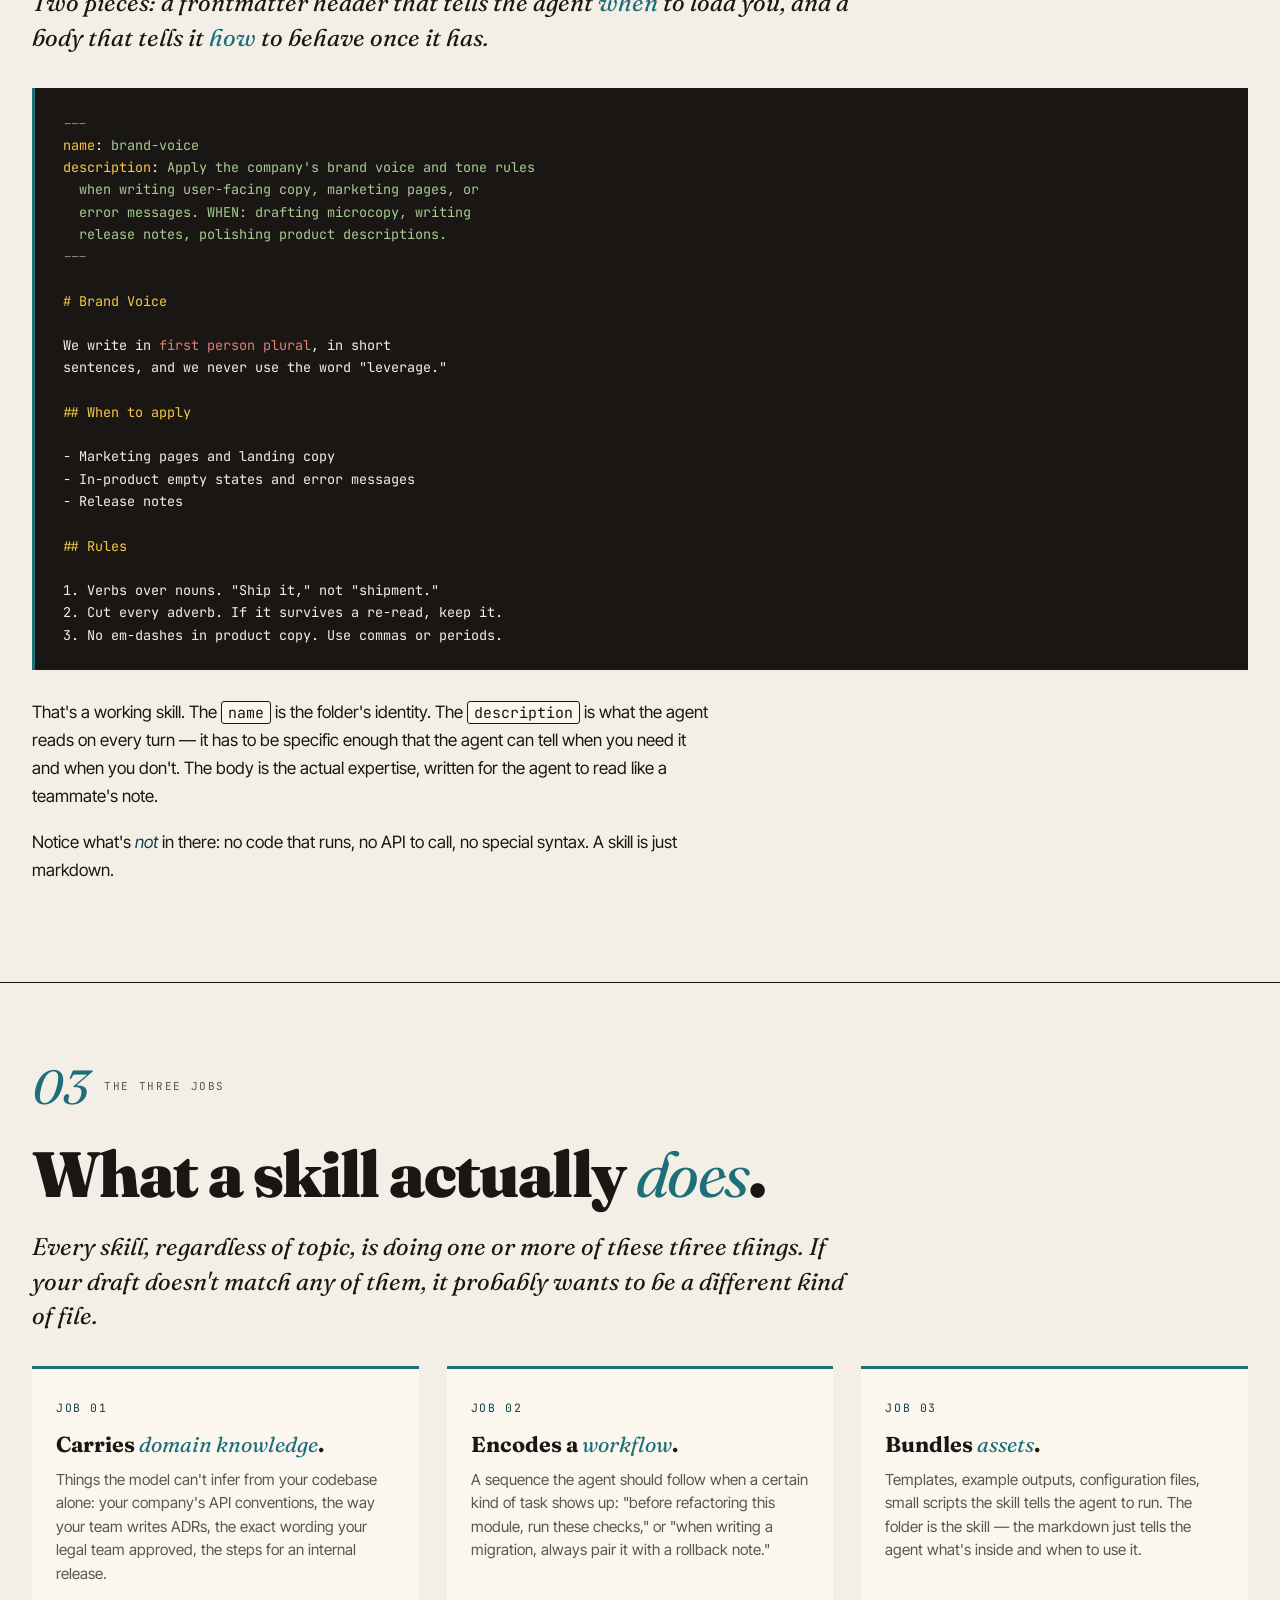
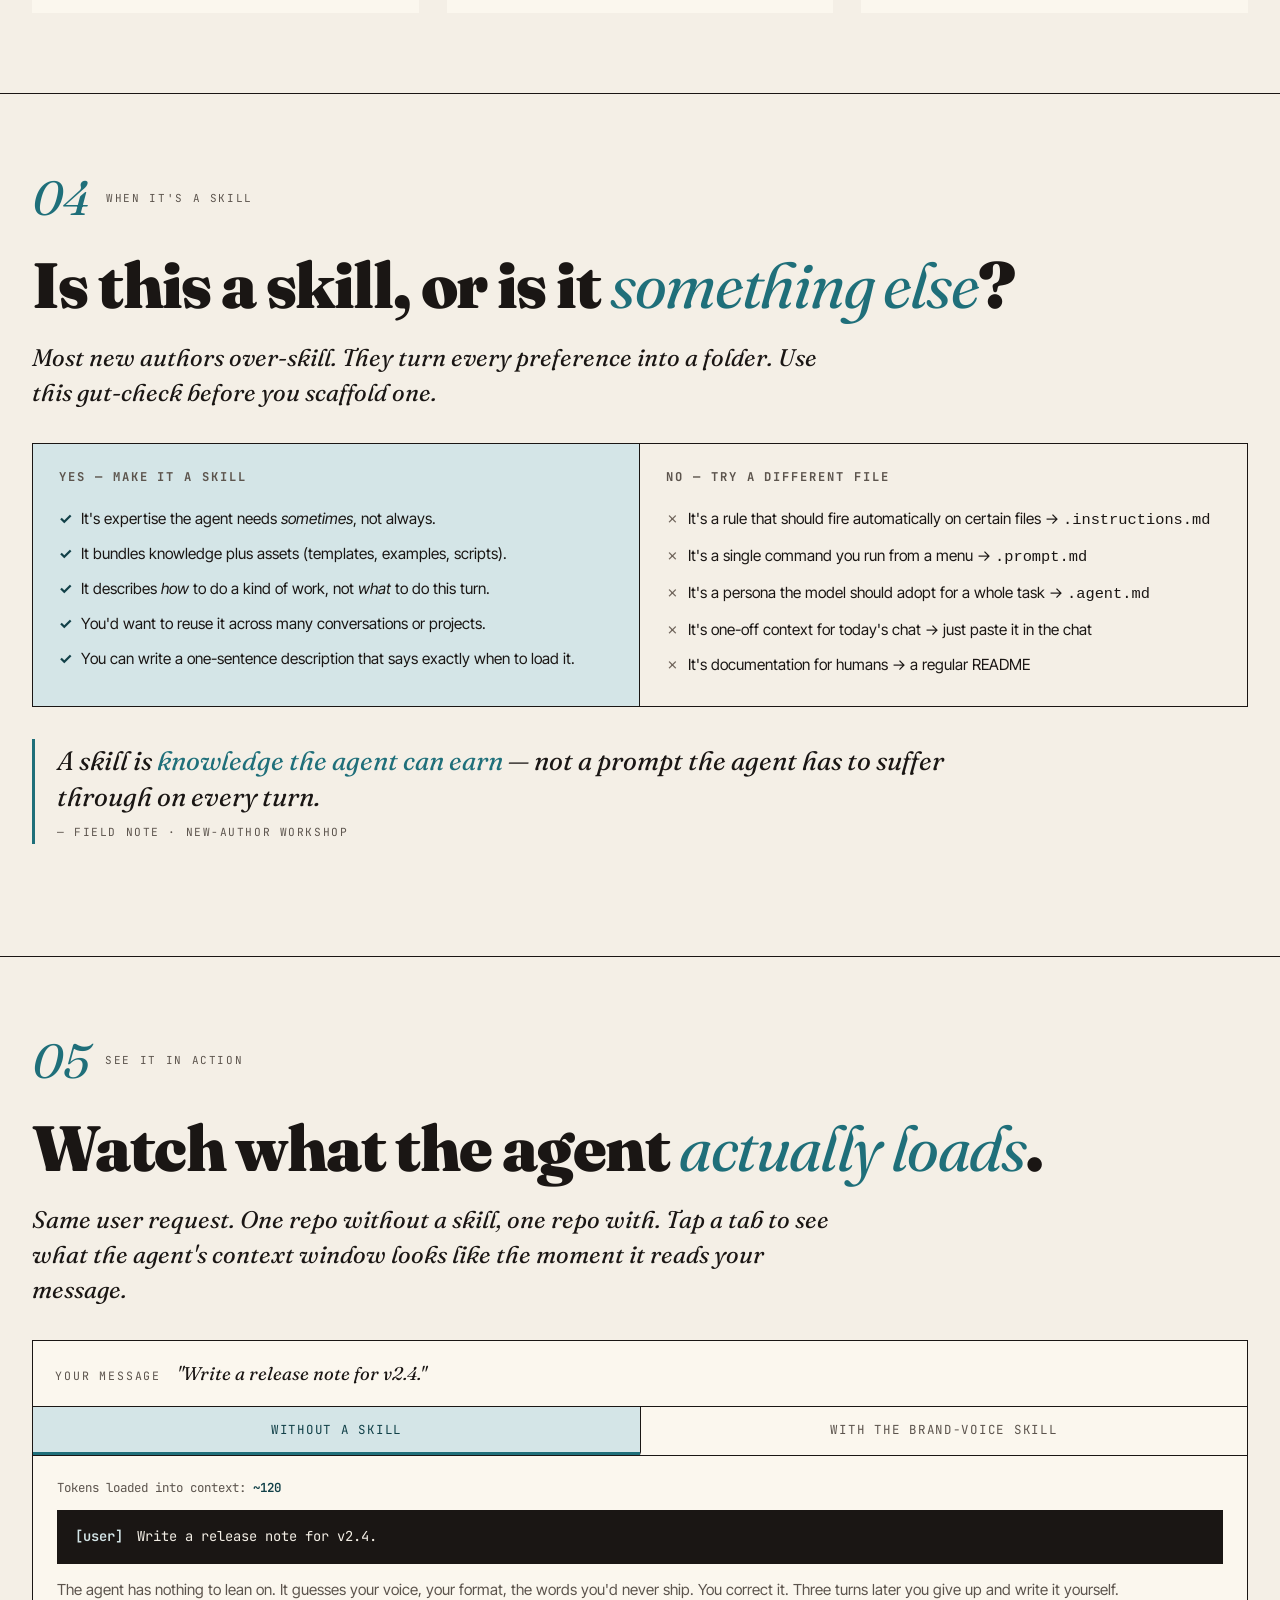
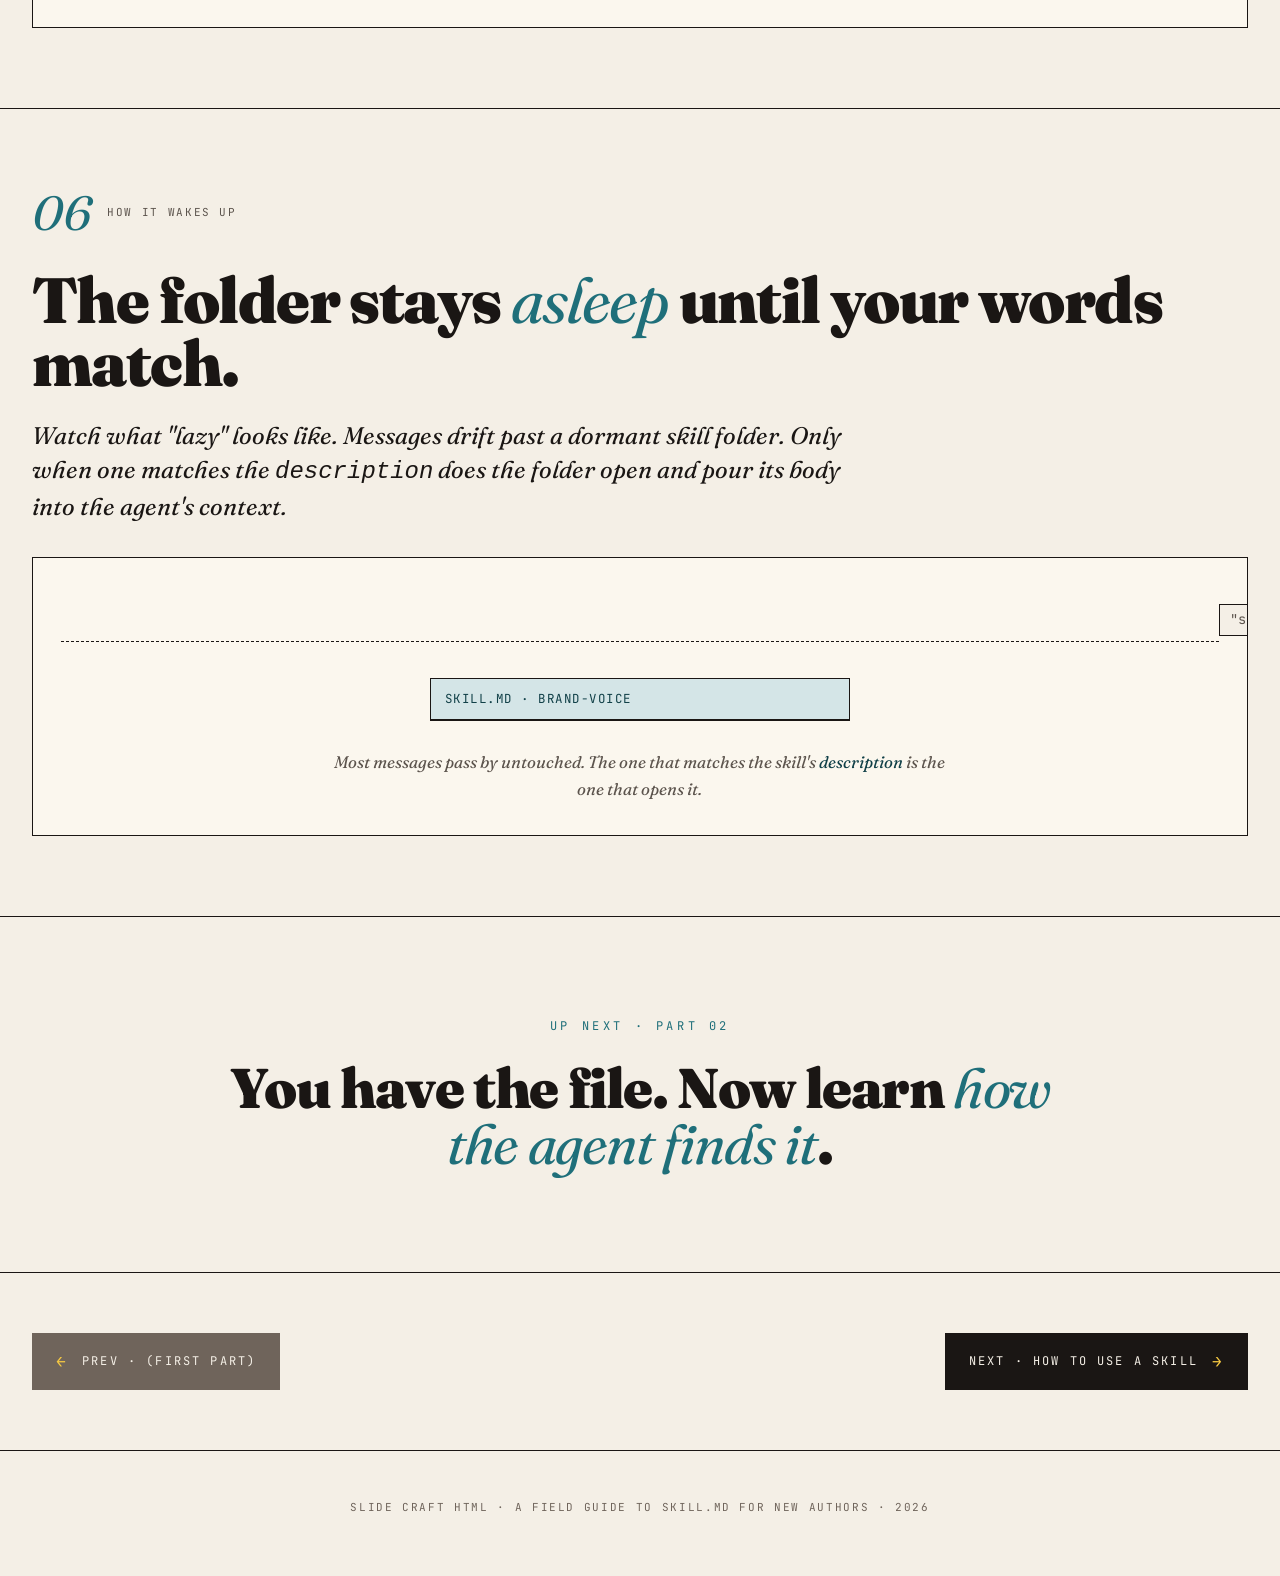
<file: example-generated-html/skill-md-part-1.html>
<!DOCTYPE html>
<html lang="en">
<head>
<meta charset="UTF-8">
<meta name="viewport" content="width=device-width, initial-scale=1.0">
<title>What is a SKILL.md? · SKILL.md for new users · Part 01</title>
<link rel="preconnect" href="https://fonts.googleapis.com">
<link rel="preconnect" href="https://fonts.gstatic.com" crossorigin>
<link href="https://fonts.googleapis.com/css2?family=Fraunces:ital,opsz,wght@0,9..144,400;0,9..144,700;0,9..144,900;1,9..144,400;1,9..144,700&family=Inter+Tight:ital,wght@0,400;0,500;0,600;1,400&family=JetBrains+Mono:wght@400;500&display=swap" rel="stylesheet">
<link rel="stylesheet" href="css/global.css">
<style>
  /* Page-specific overrides only */
  :root {
    --accent: #1F6F7A;        /* deep teal — clarity / first-principles */
    --accent-soft: #D4E5E7;
    --accent-bright: #3A9AA8;
    --accent-deep: #114048;
  }

  /* Editorial drop-cap on the first lede */
  .prose > p.lede:first-child::first-letter,
  .prose .opens-with::first-letter {
    font-family: var(--display);
    font-weight: 900;
    font-size: 4.2em;
    line-height: 0.85;
    float: left;
    padding: 0.05em 0.12em 0 0;
    color: var(--accent);
  }

  /* Definition grid — 3 cards explaining the three things SKILL.md does */
  .def-grid {
    display: grid;
    grid-template-columns: repeat(3, 1fr);
    gap: 28px;
    margin-top: 32px;
  }
  .def-card {
    background: var(--bg-card);
    border-top: 3px solid var(--accent);
    padding: 24px 24px 28px;
  }
  .def-card .tag {
    display: inline-block;
    font-family: var(--mono);
    font-size: 0.72rem;
    letter-spacing: 0.14em;
    text-transform: uppercase;
    color: var(--accent-deep);
    margin-bottom: 14px;
  }
  .def-card h4 {
    font-family: var(--display);
    font-weight: 700;
    font-size: 1.35rem;
    margin-bottom: 10px;
    line-height: 1.2;
  }
  .def-card h4 em { font-style: italic; color: var(--accent); font-weight: 400; }
  .def-card p {
    font-size: 0.95rem;
    color: var(--ink-soft);
    line-height: 1.55;
  }
  @media (max-width: 800px) { .def-grid { grid-template-columns: 1fr; } }

  /* Two-up "yes / no" panel */
  .yesno {
    display: grid;
    grid-template-columns: 1fr 1fr;
    border: 1px solid var(--rule);
    margin: 32px 0;
  }
  .yesno > div { padding: 24px 26px; }
  .yesno .yes { background: var(--accent-soft); border-right: 1px solid var(--rule); }
  .yesno h5 {
    font-family: var(--mono);
    font-size: 0.76rem;
    letter-spacing: 0.16em;
    text-transform: uppercase;
    margin-bottom: 14px;
    color: var(--ink-soft);
  }
  .yesno ul { list-style: none; padding: 0; }
  .yesno li {
    padding: 6px 0 6px 22px;
    position: relative;
    font-size: 0.96rem;
    line-height: 1.5;
  }
  .yesno .yes li::before {
    content: "✓";
    position: absolute; left: 0;
    color: var(--accent-deep);
    font-weight: 700;
  }
  .yesno .no li::before {
    content: "✗";
    position: absolute; left: 0;
    color: var(--ink-faint);
  }
  @media (max-width: 700px) {
    .yesno { grid-template-columns: 1fr; }
    .yesno .yes { border-right: none; border-bottom: 1px solid var(--rule); }
  }
  /* Section 05 — interactive context-window demo */
  .ctx-demo { margin-top: 28px; border: 1px solid var(--rule); background: var(--bg-card); }
  .ctx-prompt { display: flex; gap: 16px; align-items: baseline; padding: 18px 22px; border-bottom: 1px solid var(--rule); }
  .ctx-prompt-label { font-family: var(--mono); font-size: 0.72rem; letter-spacing: 0.16em; text-transform: uppercase; color: var(--ink-soft); }
  .ctx-prompt-text { font-family: var(--display); font-style: italic; font-size: 1.15rem; color: var(--ink); }
  .ctx-tabs { display: grid; grid-template-columns: 1fr 1fr; border-bottom: 1px solid var(--rule); }
  .ctx-tab { appearance: none; background: transparent; border: 0; padding: 14px 18px; cursor: pointer; font-family: var(--mono); font-size: 0.78rem; letter-spacing: 0.14em; text-transform: uppercase; color: var(--ink-soft); border-bottom: 3px solid transparent; transition: color .15s, border-color .15s, background .15s; }
  .ctx-tab + .ctx-tab { border-left: 1px solid var(--rule); }
  .ctx-tab:hover { color: var(--ink); }
  .ctx-tab[aria-selected="true"] { color: var(--accent-deep); border-bottom-color: var(--accent); background: var(--accent-soft); }
  .ctx-tab:focus-visible { outline: 2px solid var(--accent); outline-offset: -2px; }
  .ctx-panel { padding: 22px 24px 26px; }
  .ctx-panel[hidden] { display: none; }
  .ctx-meta { font-family: var(--mono); font-size: 0.78rem; color: var(--ink-soft); margin-bottom: 12px; }
  .ctx-meta strong { color: var(--accent-deep); font-weight: 600; }
  .ctx-meta-note { color: var(--ink-faint); }
  .ctx-window { font-family: var(--mono); font-size: 0.86rem; line-height: 1.55; background: var(--ink); color: var(--bg); padding: 16px 18px; overflow-x: auto; white-space: pre; }
  .ctx-tok { color: var(--accent-soft); font-weight: 600; margin-right: 6px; }
  .ctx-tok.skill { color: var(--highlight); }
  .ctx-window .red-hl { color: #E08070; }
  .ctx-window .yellow-hl { color: var(--highlight); }
  .ctx-note { margin-top: 14px; font-size: 0.95rem; line-height: 1.55; color: var(--ink-soft); }
  .ctx-note em { color: var(--accent-deep); font-style: italic; }
  @media (max-width: 600px) {
    .ctx-prompt { flex-direction: column; gap: 4px; }
    .ctx-tabs { grid-template-columns: 1fr; }
    .ctx-tab + .ctx-tab { border-left: 0; border-top: 1px solid var(--rule); }
  }

  /* Section 06 — "wake up" animation: messages drift past a sleeping skill */
  .wake {
    margin-top: 28px;
    border: 1px solid var(--rule);
    background: var(--bg-card);
    padding: 40px 28px 32px;
    position: relative;
    overflow: hidden;
  }

  .wake-stream {
    position: relative;
    height: 44px;
    margin-bottom: 36px;
    border-bottom: 1px dashed var(--rule);
  }
  .wake-stream .msg {
    position: absolute;
    top: 6px;
    left: 100%;
    font-family: var(--mono);
    font-size: 0.85rem;
    color: var(--ink-soft);
    background: var(--bg);
    border: 1px solid var(--rule);
    padding: 4px 10px;
    white-space: nowrap;
    animation: wake-drift 16s linear infinite;
  }
  .wake-stream .msg:nth-child(1) { animation-delay:  0s; }
  .wake-stream .msg:nth-child(2) { animation-delay:  3s; }
  .wake-stream .msg:nth-child(3) { animation-delay:  6s; } /* the match */
  .wake-stream .msg:nth-child(4) { animation-delay:  9s; }
  .wake-stream .msg:nth-child(5) { animation-delay: 12s; }

  .wake-stream .msg.match {
    background: var(--highlight);
    color: var(--ink);
    border-color: var(--accent-deep);
    font-weight: 600;
  }

  @keyframes wake-drift {
    0%   { transform: translateX(0); }
    100% { transform: translateX(-140vw); }
  }

  .wake-folder {
    border: 1px solid var(--rule);
    background: var(--bg);
    max-width: 420px;
    margin: 0 auto;
    position: relative;
    animation: wake-open 16s ease-in-out infinite;
    animation-delay: 6s;
  }
  .folder-tab {
    font-family: var(--mono);
    font-size: 0.78rem;
    letter-spacing: 0.12em;
    text-transform: uppercase;
    padding: 10px 14px;
    background: var(--accent-soft);
    color: var(--accent-deep);
    border-bottom: 1px solid var(--rule);
  }
  .folder-body {
    max-height: 0;
    overflow: hidden;
    padding: 0 16px;
    animation: wake-reveal 16s ease-in-out infinite;
    animation-delay: 6s;
  }
  .folder-line {
    font-family: var(--mono);
    font-size: 0.88rem;
    color: var(--ink);
    padding: 6px 0;
  }

  @keyframes wake-open {
    0%, 35%   { box-shadow: none; border-color: var(--rule); }
    40%, 70%  { box-shadow: 0 0 0 3px var(--highlight); border-color: var(--accent-deep); }
    85%, 100% { box-shadow: none; border-color: var(--rule); }
  }
  @keyframes wake-reveal {
    0%, 35%   { max-height: 0; padding-top: 0; padding-bottom: 0; }
    45%, 70%  { max-height: 200px; padding-top: 10px; padding-bottom: 14px; }
    85%, 100% { max-height: 0; padding-top: 0; padding-bottom: 0; }
  }

  .wake-legend {
    margin-top: 28px;
    text-align: center;
    font-family: var(--display);
    font-style: italic;
    font-size: 1.05rem;
    color: var(--ink-soft);
    max-width: 38em;
    margin-left: auto;
    margin-right: auto;
  }
  .wake-legend em { color: var(--accent-deep); font-style: italic; }

  /* Reduced-motion fallback: show the open-and-matched end state,
     not a frozen "asleep" view that would teach the wrong thing. */
  @media (prefers-reduced-motion: reduce) {
    .wake-stream .msg { position: static; display: inline-block; margin: 4px 8px 0 0; }
    .wake-stream { height: auto; padding-bottom: 14px; }
    .wake-folder { box-shadow: 0 0 0 3px var(--highlight); border-color: var(--accent-deep); }
    .folder-body { max-height: none; padding: 10px 16px 14px; }
  }

  @media (max-width: 600px) {
    .wake { padding: 28px 18px 24px; }
    .wake-stream .msg { font-size: 0.78rem; }
  }
</style>
</head>
<body>

<a class="skip-link" href="#main">Skip to content</a>

<div class="masthead">
  <div>SKILL.md for new users · Field guide</div>
  <div class="vol">No. 01</div>
  <div>2026</div>
</div>

<main id="main">

<header class="hero">
  <div class="container">
    <div class="hero-grid">
      <div>
        <div class="part-tag">Part 01 · The Primitive</div>
        <h1>What <em>is</em> a SKILL.md, really?</h1>
      </div>
      <div class="hero-meta">
        <div class="label">In this part</div>
        <p>The one-paragraph definition, the three things a skill actually does, and the shortest possible example. No agents, no orchestration — just the file.</p>
      </div>
    </div>
    <div class="hero-bottom">
      <p class="deck">A SKILL.md is not a prompt, not a plugin, and not an agent. It's <em>a folder of expertise your agent only loads when it's needed</em>.</p>
      <p class="byline">Series · 3 parts · Start here</p>
    </div>
  </div>
</header>

<section>
  <div class="container">
    <div class="section-label">
      <span class="num">01</span>
      <span class="lbl">The Definition</span>
    </div>
    <h2>A skill is <em>conditional knowledge</em> in a folder.</h2>
    <div class="prose">
      <p class="lede">A skill is a single folder on disk. Inside it: one <code>SKILL.md</code> file with YAML frontmatter, plus any supporting assets — templates, scripts, reference docs. The agent reads the frontmatter all the time, but only opens the body <em>when your request matches</em>.</p>
      <p>That last sentence is the whole point. Skills are <em>lazy</em>. Their full content does not live in the model's context. Only the short <code>description</code> field does. When you say something that matches that description, the agent reaches into the folder, loads the body, and uses it for the rest of the task.</p>
      <p>This is what makes a skill different from a system prompt, a README, or "instructions you paste at the start of every chat." Those are always on, always burning tokens, always crowding out whatever else the model needs to think about. A skill only shows up when it's relevant.</p>
    </div>
  </div>
</section>

<section>
  <div class="container">
    <div class="section-label">
      <span class="num">02</span>
      <span class="lbl">The Anatomy</span>
    </div>
    <h2>The smallest possible <em>SKILL.md</em>.</h2>
    <p class="lede">Two pieces: a frontmatter header that tells the agent <em>when</em> to load you, and a body that tells it <em>how</em> to behave once it has.</p>

    <pre class="codeblock"><span class="cm">---</span>
<span class="kw">name</span>: <span class="str">brand-voice</span>
<span class="kw">description</span>: <span class="str">Apply the company's brand voice and tone rules
  when writing user-facing copy, marketing pages, or
  error messages. WHEN: drafting microcopy, writing
  release notes, polishing product descriptions.</span>
<span class="cm">---</span>

<span class="yellow-hl"># Brand Voice</span>

We write in <span class="red-hl">first person plural</span>, in short
sentences, and we never use the word "leverage."

<span class="yellow-hl">## When to apply</span>

- Marketing pages and landing copy
- In-product empty states and error messages
- Release notes

<span class="yellow-hl">## Rules</span>

1. Verbs over nouns. "Ship it," not "shipment."
2. Cut every adverb. If it survives a re-read, keep it.
3. No em-dashes in product copy. Use commas or periods.</pre>

    <div class="prose">
      <p>That's a working skill. The <code>name</code> is the folder's identity. The <code>description</code> is what the agent reads on every turn — it has to be specific enough that the agent can tell when you need it and when you don't. The body is the actual expertise, written for the agent to read like a teammate's note.</p>
      <p>Notice what's <em>not</em> in there: no code that runs, no API to call, no special syntax. A skill is just markdown.</p>
    </div>
  </div>
</section>

<section>
  <div class="container">
    <div class="section-label">
      <span class="num">03</span>
      <span class="lbl">The Three Jobs</span>
    </div>
    <h2>What a skill actually <em>does</em>.</h2>
    <p class="lede">Every skill, regardless of topic, is doing one or more of these three things. If your draft doesn't match any of them, it probably wants to be a different kind of file.</p>

    <div class="def-grid">
      <div class="def-card">
        <div class="tag">Job 01</div>
        <h4>Carries <em>domain knowledge</em>.</h4>
        <p>Things the model can't infer from your codebase alone: your company's API conventions, the way your team writes ADRs, the exact wording your legal team approved, the steps for an internal release.</p>
      </div>
      <div class="def-card">
        <div class="tag">Job 02</div>
        <h4>Encodes a <em>workflow</em>.</h4>
        <p>A sequence the agent should follow when a certain kind of task shows up: "before refactoring this module, run these checks," or "when writing a migration, always pair it with a rollback note."</p>
      </div>
      <div class="def-card">
        <div class="tag">Job 03</div>
        <h4>Bundles <em>assets</em>.</h4>
        <p>Templates, example outputs, configuration files, small scripts the skill tells the agent to run. The folder is the skill — the markdown just tells the agent what's inside and when to use it.</p>
      </div>
    </div>
  </div>
</section>

<section>
  <div class="container">
    <div class="section-label">
      <span class="num">04</span>
      <span class="lbl">When It's a Skill</span>
    </div>
    <h2>Is this a skill, or is it <em>something else</em>?</h2>
    <p class="lede">Most new authors over-skill. They turn every preference into a folder. Use this gut-check before you scaffold one.</p>

    <div class="yesno">
      <div class="yes">
        <h5>Yes — make it a skill</h5>
        <ul>
          <li>It's expertise the agent needs <em>sometimes</em>, not always.</li>
          <li>It bundles knowledge plus assets (templates, examples, scripts).</li>
          <li>It describes <em>how</em> to do a kind of work, not <em>what</em> to do this turn.</li>
          <li>You'd want to reuse it across many conversations or projects.</li>
          <li>You can write a one-sentence description that says exactly when to load it.</li>
        </ul>
      </div>
      <div class="no">
        <h5>No — try a different file</h5>
        <ul>
          <li>It's a rule that should fire automatically on certain files → <code>.instructions.md</code></li>
          <li>It's a single command you run from a menu → <code>.prompt.md</code></li>
          <li>It's a persona the model should adopt for a whole task → <code>.agent.md</code></li>
          <li>It's one-off context for today's chat → just paste it in the chat</li>
          <li>It's documentation for humans → a regular README</li>
        </ul>
      </div>
    </div>

    <div class="pullquote">
      A skill is <em>knowledge the agent can earn</em> — not a prompt the agent has to suffer through on every turn.
      <cite>— Field note · new-author workshop</cite>
    </div>
  </div>
</section>

<section>
  <div class="container">
    <div class="section-label">
      <span class="num">05</span>
      <span class="lbl">See It In Action</span>
    </div>
    <h2>Watch what the agent <em>actually loads</em>.</h2>
    <p class="lede">Same user request. One repo without a skill, one repo with. Tap a tab to see what the agent's context window looks like the moment it reads your message.</p>

    <div class="ctx-demo" data-active="without">
      <div class="ctx-prompt">
        <span class="ctx-prompt-label">Your message</span>
        <span class="ctx-prompt-text">"Write a release note for v2.4."</span>
      </div>

      <div class="ctx-tabs" role="tablist" aria-label="Agent context">
        <button class="ctx-tab" role="tab" aria-selected="true"  data-target="without" id="t-without">Without a skill</button>
        <button class="ctx-tab" role="tab" aria-selected="false" data-target="with"    id="t-with"   >With the brand-voice skill</button>
      </div>

      <div class="ctx-panels">
        <div class="ctx-panel" role="tabpanel" aria-labelledby="t-without" data-name="without">
          <div class="ctx-meta">Tokens loaded into context: <strong>~120</strong></div>
          <pre class="ctx-window"><span class="ctx-tok user">[user]</span> Write a release note for v2.4.</pre>
          <p class="ctx-note">The agent has nothing to lean on. It guesses your voice, your format, the words you'd never ship. You correct it. Three turns later you give up and write it yourself.</p>
        </div>
        <div class="ctx-panel" role="tabpanel" aria-labelledby="t-with" data-name="with" hidden>
          <div class="ctx-meta">Tokens loaded into context: <strong>~480</strong> <span class="ctx-meta-note">(skill body loaded because the request matched <code>description</code>)</span></div>
          <pre class="ctx-window"><span class="ctx-tok user">[user]</span> Write a release note for v2.4.
<span class="ctx-tok skill">[skill: brand-voice]</span>
We write in <span class="red-hl">first person plural</span>, in short
sentences, and we never use the word "leverage."
<span class="yellow-hl">## Rules</span>
1. Verbs over nouns.
2. Cut every adverb.
3. No em-dashes in product copy.</pre>
          <p class="ctx-note">The agent loaded the skill body <em>only because your message matched the description</em>. On every other turn this folder stays asleep.</p>
        </div>
      </div>
    </div>
  </div>
</section>

<section>
  <div class="container">
    <div class="section-label">
      <span class="num">06</span>
      <span class="lbl">How It Wakes Up</span>
    </div>
    <h2>The folder stays <em>asleep</em> until your words match.</h2>
    <p class="lede">Watch what "lazy" looks like. Messages drift past a dormant skill folder. Only when one matches the <code>description</code> does the folder open and pour its body into the agent's context.</p>

    <div class="wake" role="img" aria-label="Animation: a stream of user messages drifts past a sleeping skill folder; a matching message lights up the folder, which opens and releases its body content into the agent context.">
      <div class="wake-stream" aria-hidden="true">
        <span class="msg">"fix this null check"</span>
        <span class="msg">"rename this variable"</span>
        <span class="msg match">"write a release note"</span>
        <span class="msg">"add a unit test"</span>
        <span class="msg">"summarize this PR"</span>
      </div>

      <div class="wake-folder">
        <div class="folder-tab">SKILL.md · brand-voice</div>
        <div class="folder-body">
          <p class="folder-line">verbs over nouns</p>
          <p class="folder-line">cut every adverb</p>
          <p class="folder-line">no em-dashes in product copy</p>
        </div>
      </div>

      <p class="wake-legend">
        Most messages pass by untouched. The one that matches the skill's
        <em>description</em> is the one that opens it.
      </p>
    </div>
  </div>
</section>

<section class="bridge">
  <div class="container">
    <div class="bridge-tag">Up next · Part 02</div>
    <h3>You have the file. Now learn <em>how the agent finds it</em>.</h3>
  </div>
</section>

</main>

<nav class="page-nav" aria-label="Series navigation">
  <a href="#" class="prev-pill" aria-disabled="true">Prev · (first part)</a>
  <a href="skill-md-part-2.html" class="next-pill">Next · How to use a skill</a>
</nav>

<footer>
  <div class="colophon">Slide Craft HTML · A field guide to SKILL.md for new authors · 2026</div>
</footer>

<script>
(function () {
  const demo = document.querySelector('.ctx-demo');
  if (!demo) return;
  const tabs = Array.from(demo.querySelectorAll('.ctx-tab'));
  const panels = Array.from(demo.querySelectorAll('.ctx-panel'));

  function activate(name) {
    demo.dataset.active = name;
    tabs.forEach(t => t.setAttribute('aria-selected', t.dataset.target === name));
    panels.forEach(p => { p.hidden = p.dataset.name !== name; });
  }

  tabs.forEach((t, i) => {
    t.addEventListener('click', () => activate(t.dataset.target));
    t.addEventListener('keydown', (e) => {
      if (e.key === 'ArrowRight' || e.key === 'ArrowLeft') {
        e.preventDefault();
        const next = tabs[(i + (e.key === 'ArrowRight' ? 1 : -1) + tabs.length) % tabs.length];
        next.focus(); activate(next.dataset.target);
      }
    });
  });
})();
</script>

</body>
</html>
</file>
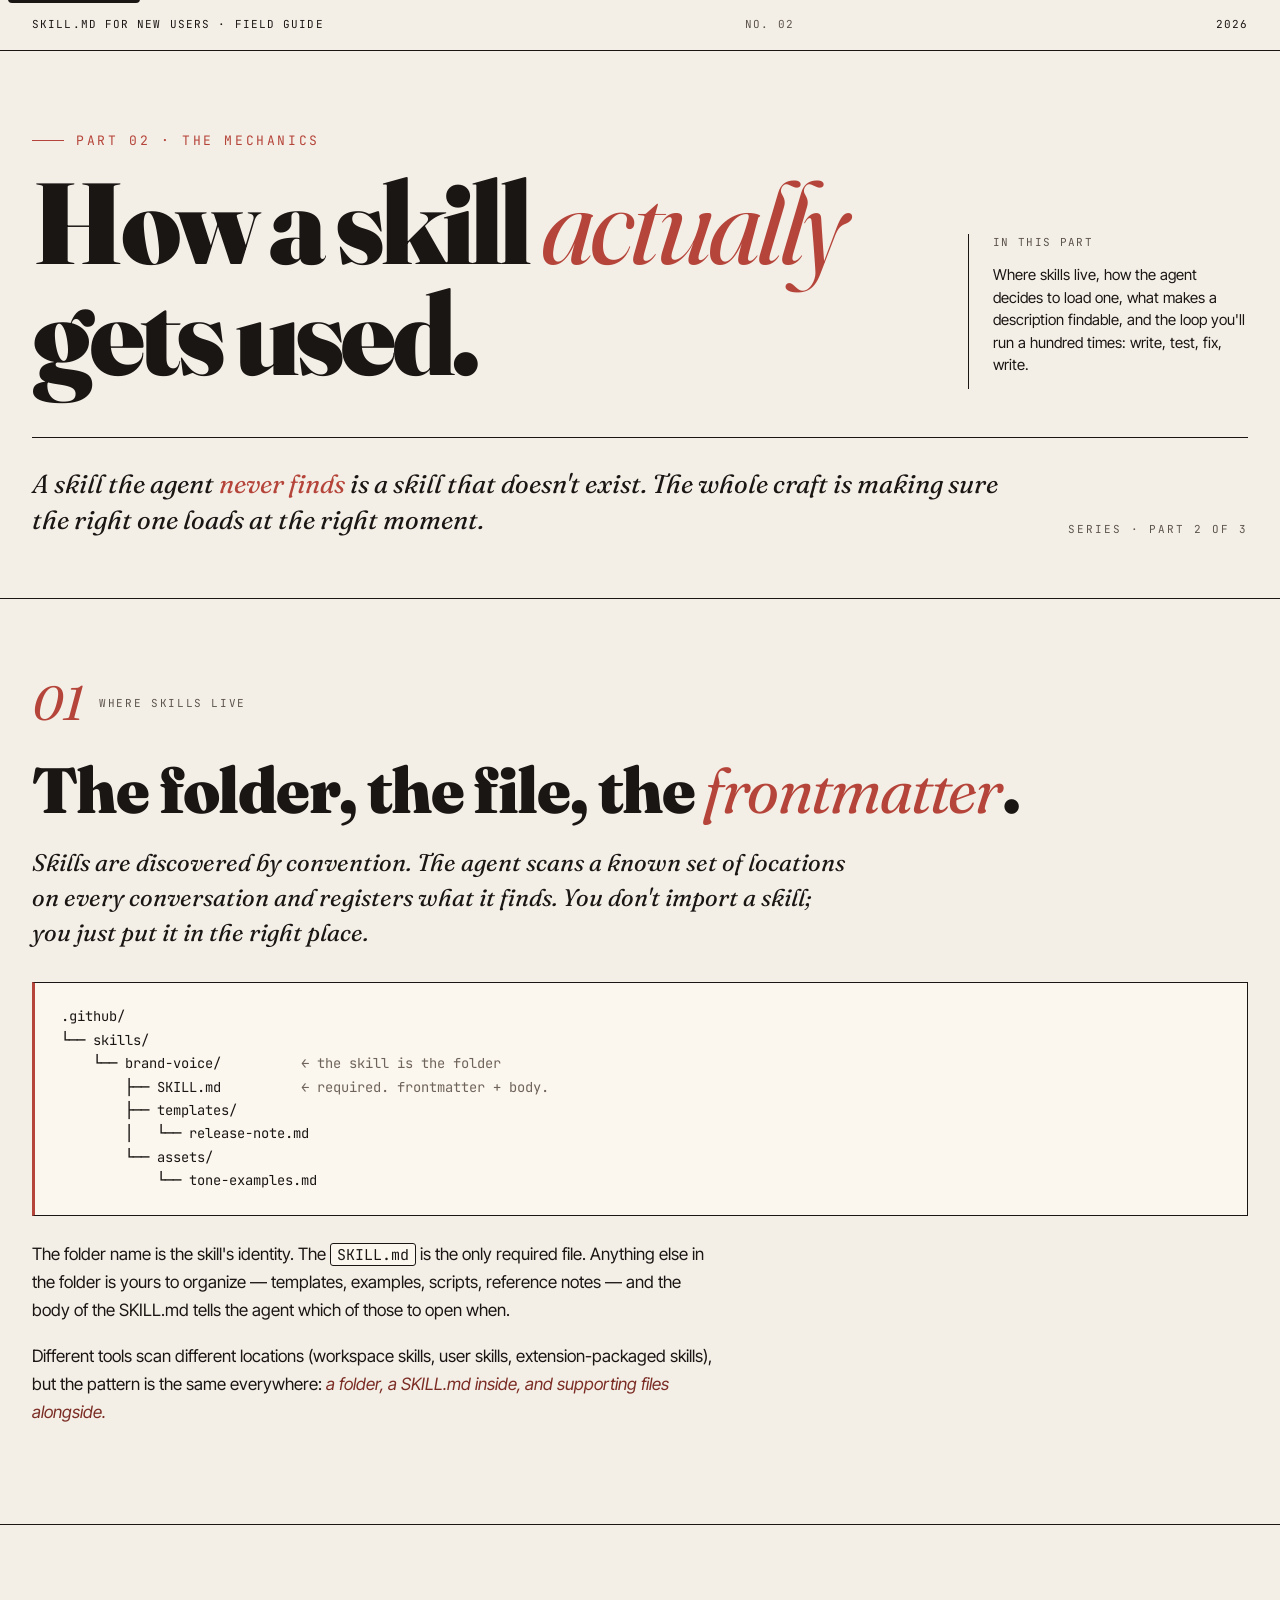
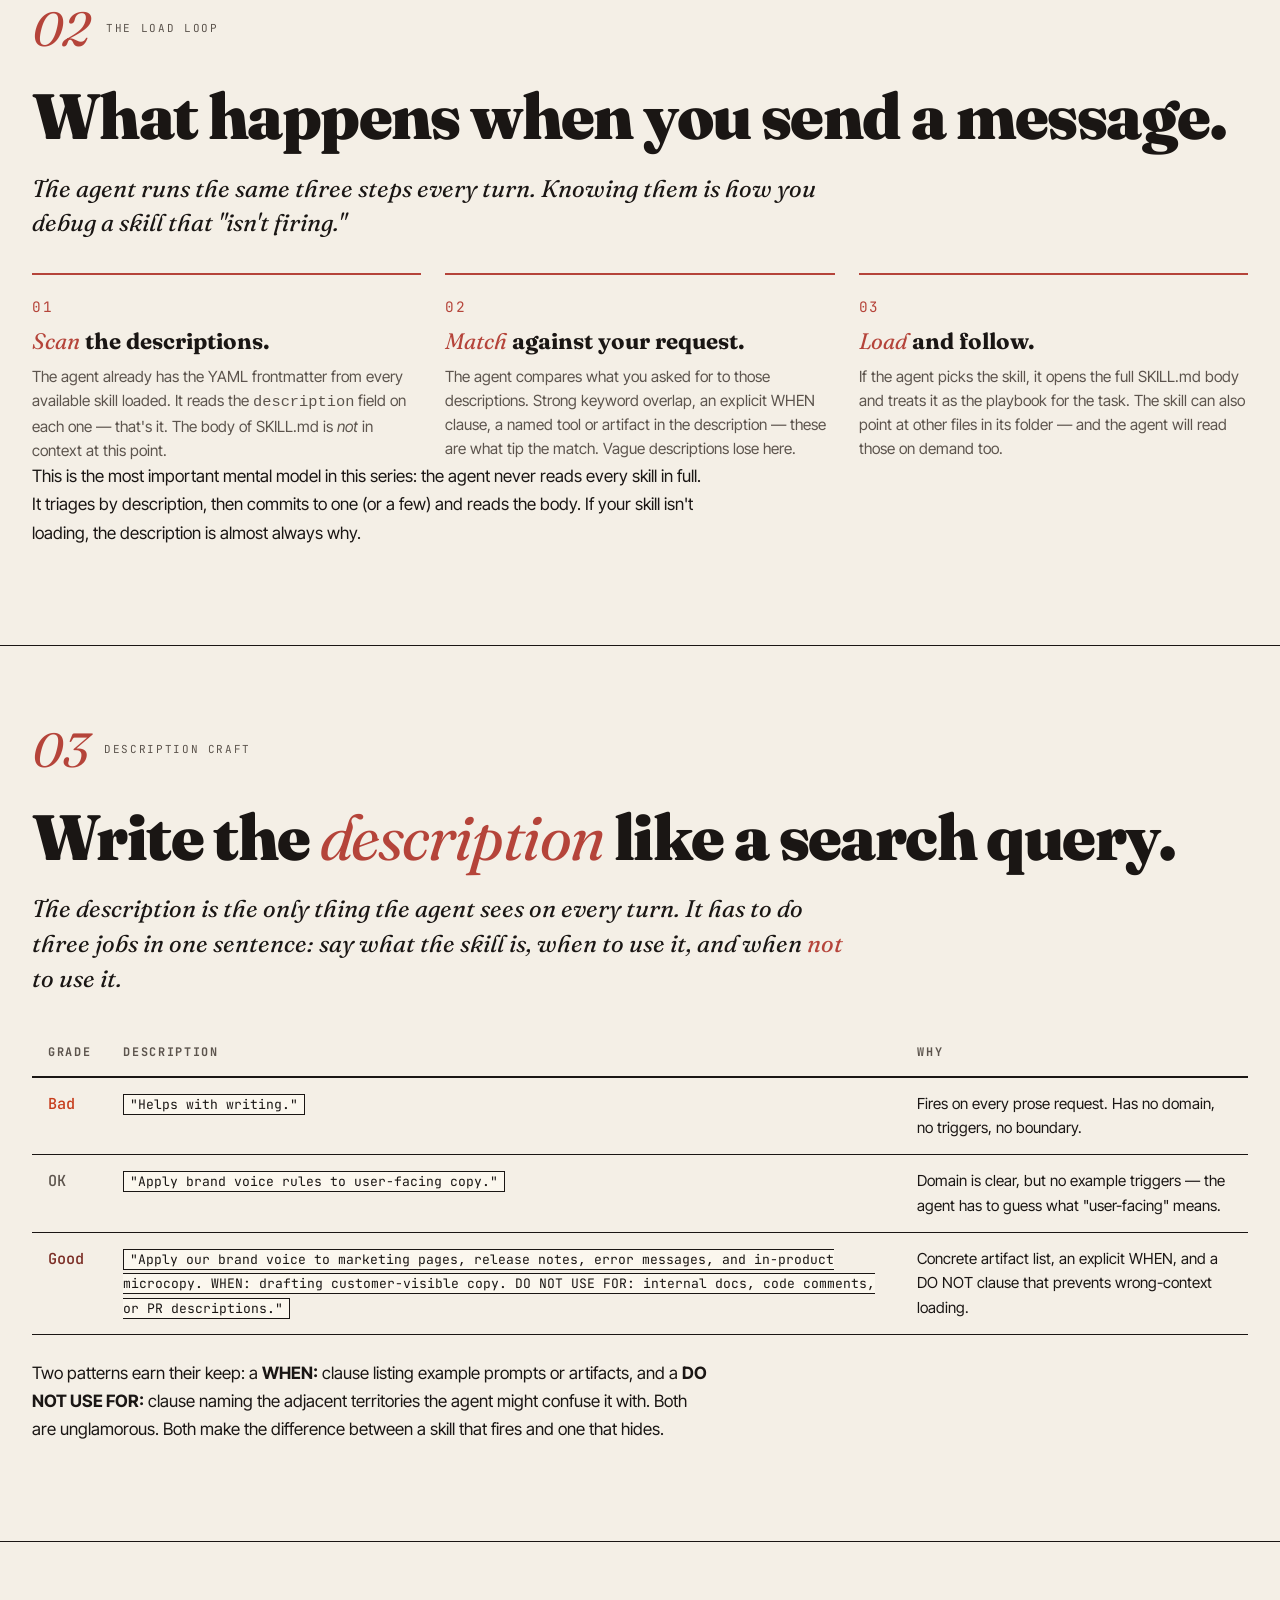
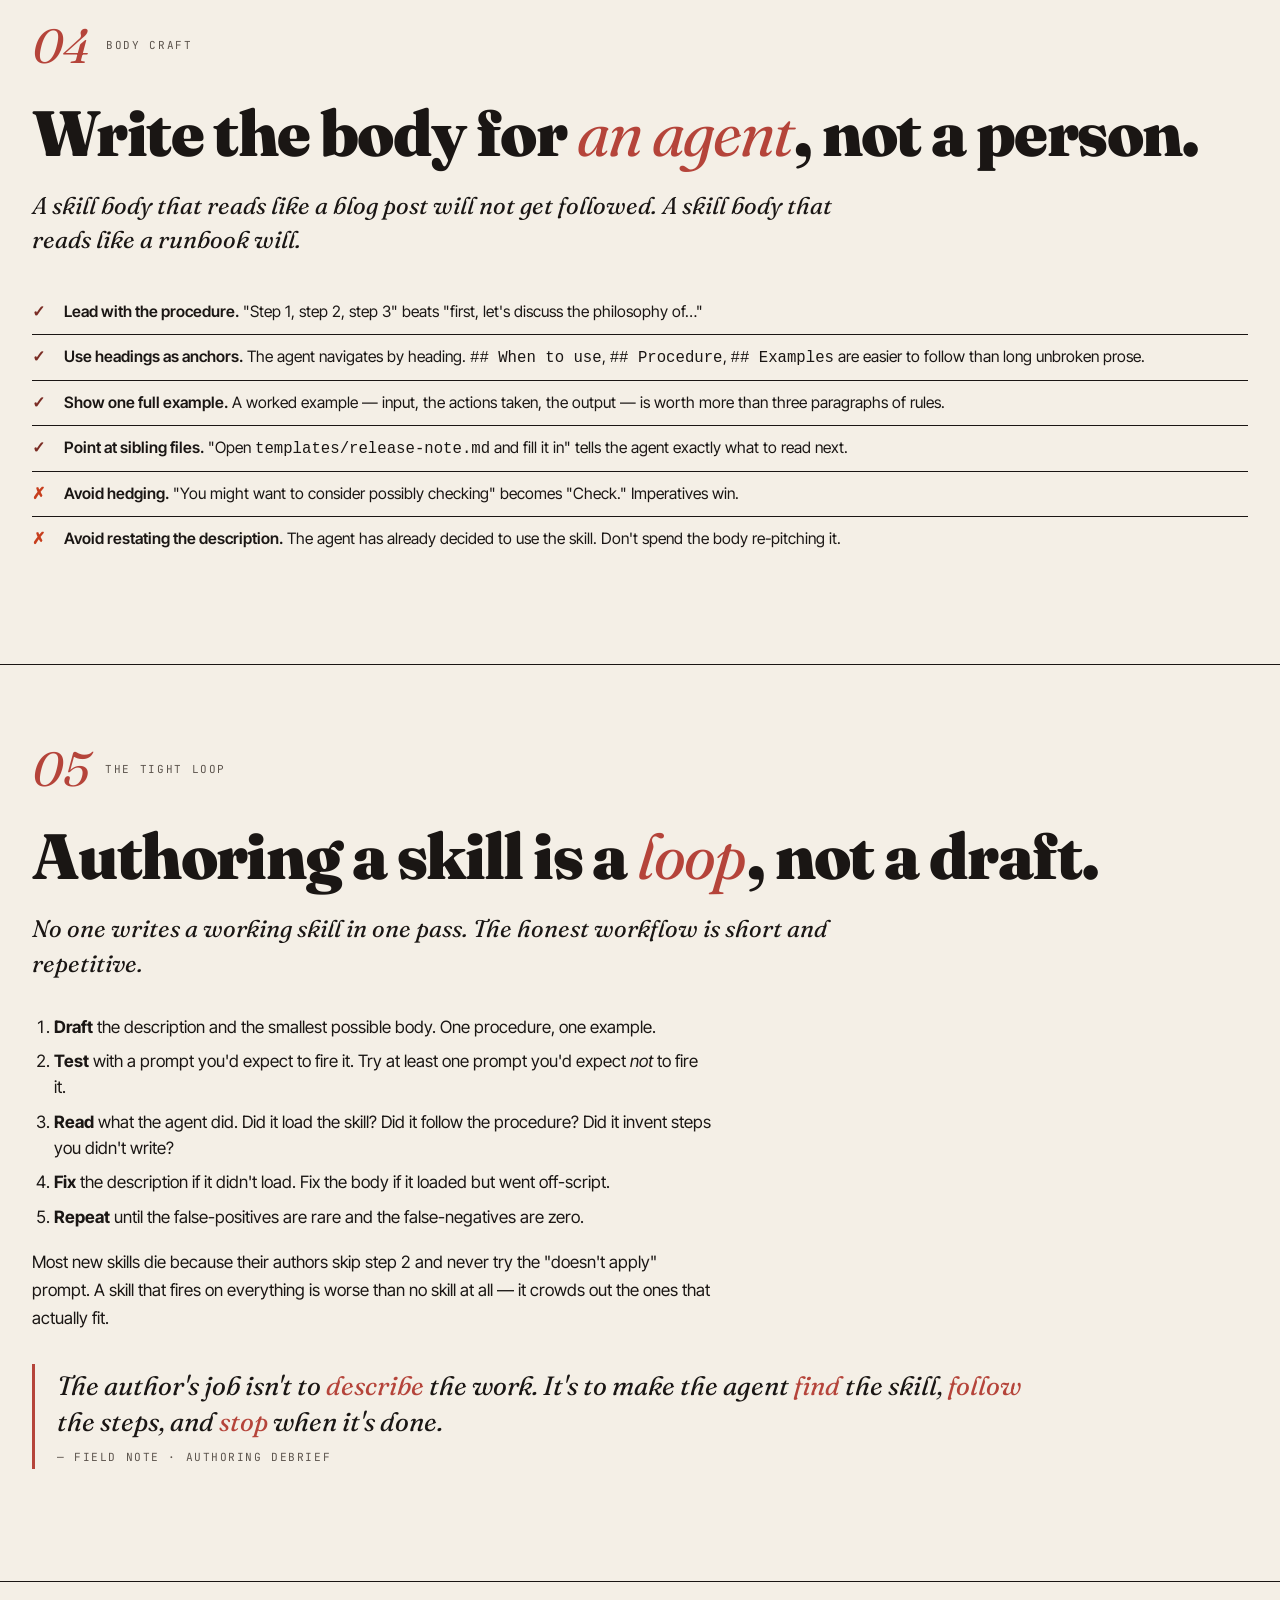
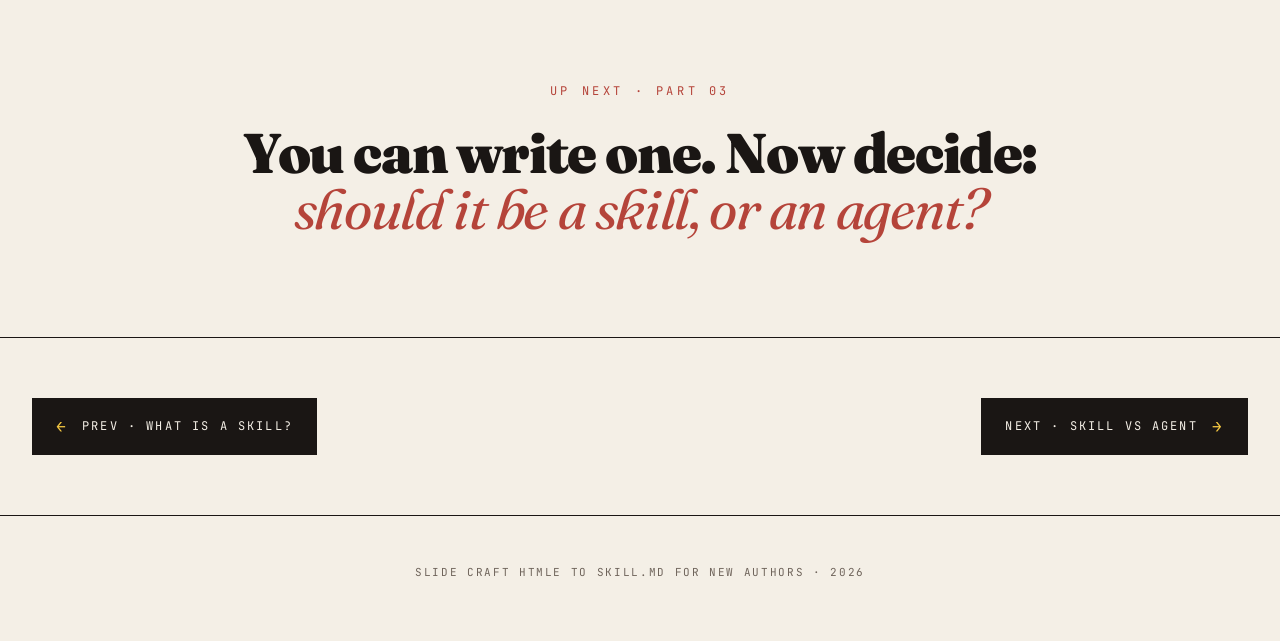
<file: example-generated-html/skill-md-part-2.html>
<!DOCTYPE html>
<html lang="en">
<head>
<meta charset="UTF-8">
<meta name="viewport" content="width=device-width, initial-scale=1.0">
<title>How to use a SKILL.md · SKILL.md for new users · Part 02</title>
<link rel="preconnect" href="https://fonts.googleapis.com">
<link rel="preconnect" href="https://fonts.gstatic.com" crossorigin>
<link href="https://fonts.googleapis.com/css2?family=Fraunces:ital,opsz,wght@0,9..144,400;0,9..144,700;0,9..144,900;1,9..144,400;1,9..144,700&family=Inter+Tight:ital,wght@0,400;0,500;0,600;1,400&family=JetBrains+Mono:wght@400;500&display=swap" rel="stylesheet">
<link rel="stylesheet" href="css/global.css">
<style>
  :root {
    --accent: #B5443A;        /* warm brick — workshop energy */
    --accent-soft: #F1D8D2;
    --accent-bright: #D86B5E;
    --accent-deep: #7A2C24;
  }

  /* Three-stage loading loop */
  .flow {
    display: grid;
    grid-template-columns: repeat(3, 1fr);
    gap: 24px;
    margin-top: 28px;
    counter-reset: stage;
  }
  .flow .stage {
    border-top: 2px solid var(--accent);
    padding-top: 18px;
    counter-increment: stage;
  }
  .flow .stage::before {
    content: counter(stage, decimal-leading-zero);
    font-family: var(--mono);
    font-size: 0.9rem;
    color: var(--accent);
    letter-spacing: 0.12em;
  }
  .flow h4 {
    font-family: var(--display);
    font-weight: 700;
    font-size: 1.4rem;
    margin: 8px 0 10px;
    line-height: 1.2;
  }
  .flow h4 em { color: var(--accent); font-style: italic; font-weight: 400; }
  .flow p { color: var(--ink-soft); font-size: 0.96rem; line-height: 1.55; }
  @media (max-width: 800px) { .flow { grid-template-columns: 1fr; } }

  /* Description-quality table */
  .desc-table {
    width: 100%;
    border-collapse: collapse;
    margin: 24px 0;
    font-size: 0.95rem;
  }
  .desc-table th, .desc-table td {
    text-align: left;
    padding: 14px 16px;
    border-bottom: 1px solid var(--rule);
    vertical-align: top;
  }
  .desc-table th {
    font-family: var(--mono);
    font-size: 0.74rem;
    letter-spacing: 0.14em;
    text-transform: uppercase;
    color: var(--ink-soft);
    border-bottom: 2px solid var(--rule);
  }
  .desc-table td.grade { font-family: var(--mono); font-weight: 500; }
  .desc-table .g-bad { color: var(--warn); }
  .desc-table .g-ok { color: var(--ink-soft); }
  .desc-table .g-good { color: var(--accent-deep); }
  .desc-table code {
    font-family: var(--mono);
    font-size: 0.86em;
    background: var(--bg-card);
    padding: 1px 6px;
    border: 1px solid var(--rule);
  }

  /* Folder layout block */
  .tree {
    background: var(--bg-card);
    border: 1px solid var(--rule);
    border-left: 3px solid var(--accent);
    padding: 22px 26px;
    font-family: var(--mono);
    font-size: 0.86rem;
    line-height: 1.7;
    color: var(--ink);
    margin: 24px 0;
    overflow-x: auto;
    white-space: pre;
  }
  .tree .cm { color: var(--ink-faint); }

  /* Check / cross list */
  .checks {
    margin: 24px 0;
  }
  .checks li {
    list-style: none;
    padding: 10px 0 10px 32px;
    position: relative;
    font-size: 0.98rem;
    line-height: 1.5;
    border-bottom: 1px solid var(--rule);
  }
  .checks li:last-child { border-bottom: none; }
  .checks li::before {
    position: absolute;
    left: 0;
    top: 10px;
    font-family: var(--mono);
    font-weight: 700;
    font-size: 1rem;
  }
  .checks li.good::before { content: "✓"; color: var(--accent-deep); }
  .checks li.bad::before  { content: "✗"; color: var(--warn); }
  .checks li strong { font-weight: 600; }
</style>
</head>
<body>

<a class="skip-link" href="#main">Skip to content</a>

<div class="masthead">
  <div>SKILL.md for new users · Field guide</div>
  <div class="vol">No. 02</div>
  <div>2026</div>
</div>

<main id="main">

<header class="hero">
  <div class="container">
    <div class="hero-grid">
      <div>
        <div class="part-tag">Part 02 · The Mechanics</div>
        <h1>How a skill <em>actually</em> gets used.</h1>
      </div>
      <div class="hero-meta">
        <div class="label">In this part</div>
        <p>Where skills live, how the agent decides to load one, what makes a description findable, and the loop you'll run a hundred times: write, test, fix, write.</p>
      </div>
    </div>
    <div class="hero-bottom">
      <p class="deck">A skill the agent <em>never finds</em> is a skill that doesn't exist. The whole craft is making sure the right one loads at the right moment.</p>
      <p class="byline">Series · Part 2 of 3</p>
    </div>
  </div>
</header>

<section>
  <div class="container">
    <div class="section-label">
      <span class="num">01</span>
      <span class="lbl">Where Skills Live</span>
    </div>
    <h2>The folder, the file, the <em>frontmatter</em>.</h2>
    <p class="lede">Skills are discovered by convention. The agent scans a known set of locations on every conversation and registers what it finds. You don't import a skill; you just put it in the right place.</p>

    <pre class="tree">.github/
└── skills/
    └── brand-voice/          <span class="cm">← the skill is the folder</span>
        ├── SKILL.md          <span class="cm">← required. frontmatter + body.</span>
        ├── templates/
        │   └── release-note.md
        └── assets/
            └── tone-examples.md</pre>

    <div class="prose">
      <p>The folder name is the skill's identity. The <code>SKILL.md</code> is the only required file. Anything else in the folder is yours to organize — templates, examples, scripts, reference notes — and the body of the SKILL.md tells the agent which of those to open when.</p>
      <p>Different tools scan different locations (workspace skills, user skills, extension-packaged skills), but the pattern is the same everywhere: <em>a folder, a SKILL.md inside, and supporting files alongside.</em></p>
    </div>
  </div>
</section>

<section>
  <div class="container">
    <div class="section-label">
      <span class="num">02</span>
      <span class="lbl">The Load Loop</span>
    </div>
    <h2>What happens when you send a message.</h2>
    <p class="lede">The agent runs the same three steps every turn. Knowing them is how you debug a skill that "isn't firing."</p>

    <div class="flow">
      <div class="stage">
        <h4><em>Scan</em> the descriptions.</h4>
        <p>The agent already has the YAML frontmatter from every available skill loaded. It reads the <code>description</code> field on each one — that's it. The body of SKILL.md is <em>not</em> in context at this point.</p>
      </div>
      <div class="stage">
        <h4><em>Match</em> against your request.</h4>
        <p>The agent compares what you asked for to those descriptions. Strong keyword overlap, an explicit WHEN clause, a named tool or artifact in the description — these are what tip the match. Vague descriptions lose here.</p>
      </div>
      <div class="stage">
        <h4><em>Load</em> and follow.</h4>
        <p>If the agent picks the skill, it opens the full SKILL.md body and treats it as the playbook for the task. The skill can also point at other files in its folder — and the agent will read those on demand too.</p>
      </div>
    </div>

    <div class="prose">
      <p>This is the most important mental model in this series: the agent never reads every skill in full. It triages by description, then commits to one (or a few) and reads the body. If your skill isn't loading, the description is almost always why.</p>
    </div>
  </div>
</section>

<section>
  <div class="container">
    <div class="section-label">
      <span class="num">03</span>
      <span class="lbl">Description Craft</span>
    </div>
    <h2>Write the <em>description</em> like a search query.</h2>
    <p class="lede">The description is the only thing the agent sees on every turn. It has to do three jobs in one sentence: say what the skill is, when to use it, and when <em>not</em> to use it.</p>

    <table class="desc-table">
      <thead>
        <tr><th>Grade</th><th>Description</th><th>Why</th></tr>
      </thead>
      <tbody>
        <tr>
          <td class="grade g-bad">Bad</td>
          <td><code>"Helps with writing."</code></td>
          <td>Fires on every prose request. Has no domain, no triggers, no boundary.</td>
        </tr>
        <tr>
          <td class="grade g-ok">OK</td>
          <td><code>"Apply brand voice rules to user-facing copy."</code></td>
          <td>Domain is clear, but no example triggers — the agent has to guess what "user-facing" means.</td>
        </tr>
        <tr>
          <td class="grade g-good">Good</td>
          <td><code>"Apply our brand voice to marketing pages, release notes, error messages, and in-product microcopy. WHEN: drafting customer-visible copy. DO NOT USE FOR: internal docs, code comments, or PR descriptions."</code></td>
          <td>Concrete artifact list, an explicit WHEN, and a DO NOT clause that prevents wrong-context loading.</td>
        </tr>
      </tbody>
    </table>

    <div class="prose">
      <p>Two patterns earn their keep: a <strong>WHEN:</strong> clause listing example prompts or artifacts, and a <strong>DO NOT USE FOR:</strong> clause naming the adjacent territories the agent might confuse it with. Both are unglamorous. Both make the difference between a skill that fires and one that hides.</p>
    </div>
  </div>
</section>

<section>
  <div class="container">
    <div class="section-label">
      <span class="num">04</span>
      <span class="lbl">Body Craft</span>
    </div>
    <h2>Write the body for <em>an agent</em>, not a person.</h2>
    <p class="lede">A skill body that reads like a blog post will not get followed. A skill body that reads like a runbook will.</p>

    <ul class="checks">
      <li class="good"><strong>Lead with the procedure.</strong> "Step 1, step 2, step 3" beats "first, let's discuss the philosophy of…"</li>
      <li class="good"><strong>Use headings as anchors.</strong> The agent navigates by heading. <code>## When to use</code>, <code>## Procedure</code>, <code>## Examples</code> are easier to follow than long unbroken prose.</li>
      <li class="good"><strong>Show one full example.</strong> A worked example — input, the actions taken, the output — is worth more than three paragraphs of rules.</li>
      <li class="good"><strong>Point at sibling files.</strong> "Open <code>templates/release-note.md</code> and fill it in" tells the agent exactly what to read next.</li>
      <li class="bad"><strong>Avoid hedging.</strong> "You might want to consider possibly checking" becomes "Check." Imperatives win.</li>
      <li class="bad"><strong>Avoid restating the description.</strong> The agent has already decided to use the skill. Don't spend the body re-pitching it.</li>
    </ul>
  </div>
</section>

<section>
  <div class="container">
    <div class="section-label">
      <span class="num">05</span>
      <span class="lbl">The Tight Loop</span>
    </div>
    <h2>Authoring a skill is a <em>loop</em>, not a draft.</h2>
    <p class="lede">No one writes a working skill in one pass. The honest workflow is short and repetitive.</p>

    <div class="prose">
      <ol>
        <li><strong>Draft</strong> the description and the smallest possible body. One procedure, one example.</li>
        <li><strong>Test</strong> with a prompt you'd expect to fire it. Try at least one prompt you'd expect <em>not</em> to fire it.</li>
        <li><strong>Read</strong> what the agent did. Did it load the skill? Did it follow the procedure? Did it invent steps you didn't write?</li>
        <li><strong>Fix</strong> the description if it didn't load. Fix the body if it loaded but went off-script.</li>
        <li><strong>Repeat</strong> until the false-positives are rare and the false-negatives are zero.</li>
      </ol>
      <p>Most new skills die because their authors skip step 2 and never try the "doesn't apply" prompt. A skill that fires on everything is worse than no skill at all — it crowds out the ones that actually fit.</p>
    </div>

    <div class="pullquote">
      The author's job isn't to <em>describe</em> the work. It's to make the agent <em>find</em> the skill, <em>follow</em> the steps, and <em>stop</em> when it's done.
      <cite>— Field note · authoring debrief</cite>
    </div>
  </div>
</section>

<section class="bridge">
  <div class="container">
    <div class="bridge-tag">Up next · Part 03</div>
    <h3>You can write one. Now decide: <em>should it be a skill, or an agent?</em></h3>
  </div>
</section>

</main>

<nav class="page-nav" aria-label="Series navigation">
  <a href="skill-md-part-1.html" class="prev-pill">Prev · What is a skill?</a>
  <a href="skill-md-part-3.html" class="next-pill">Next · Skill vs Agent</a>
</nav>

<footer>
  <div class="colophon">Slide Craft HTMLe to SKILL.md for new authors · 2026</div>
</footer>

</body>
</html>
</file>
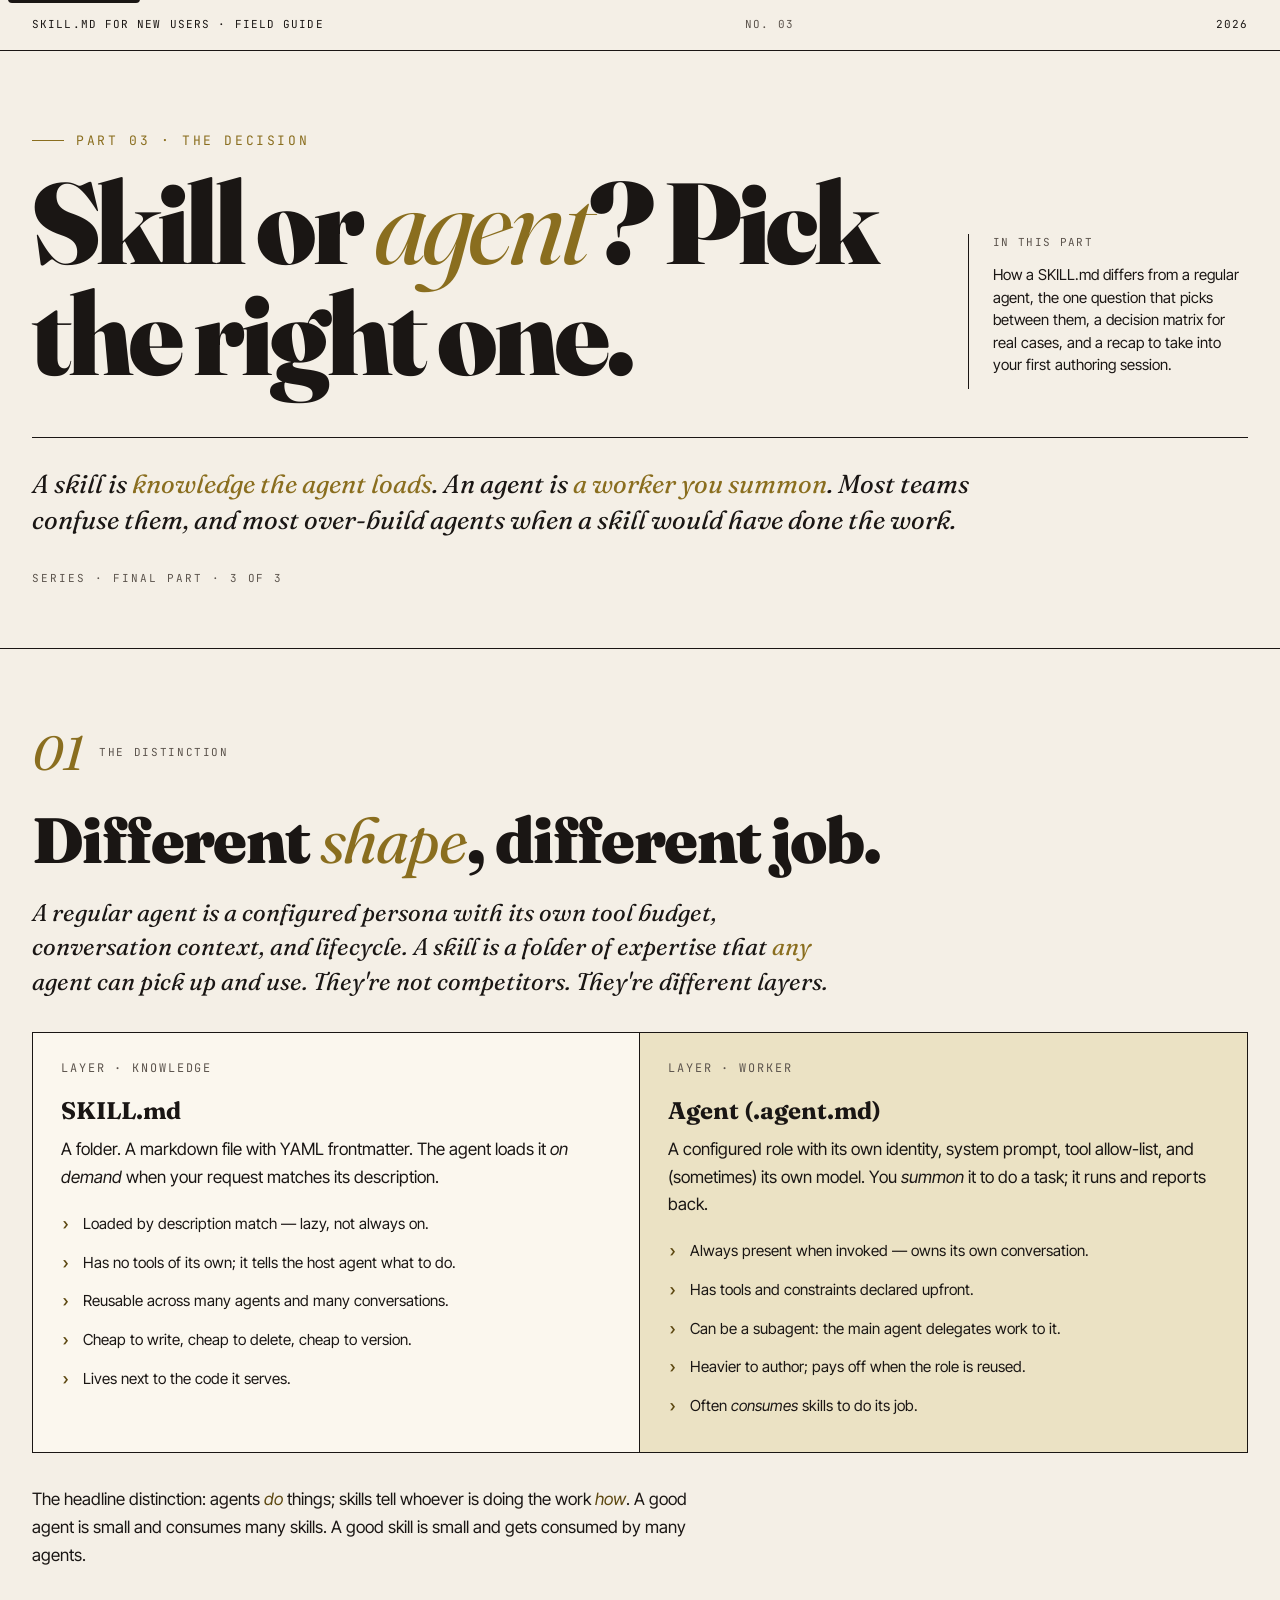
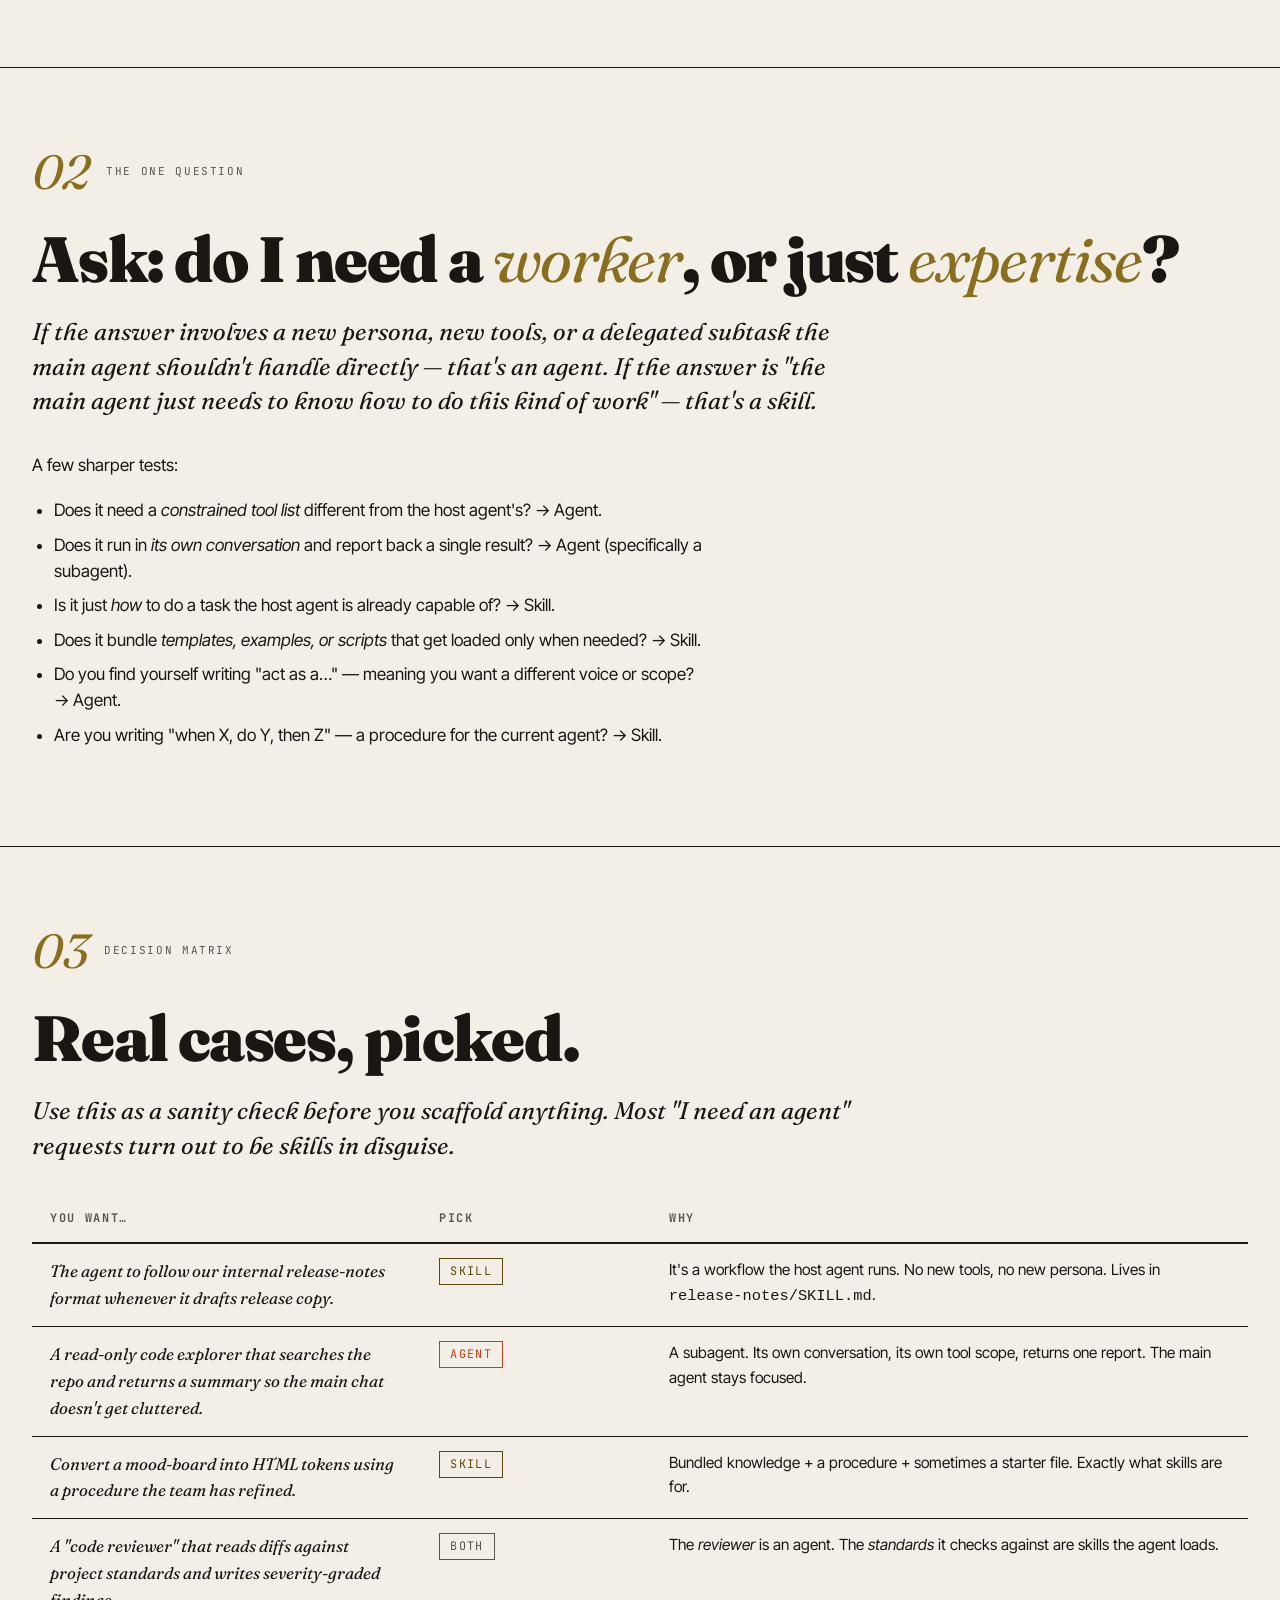
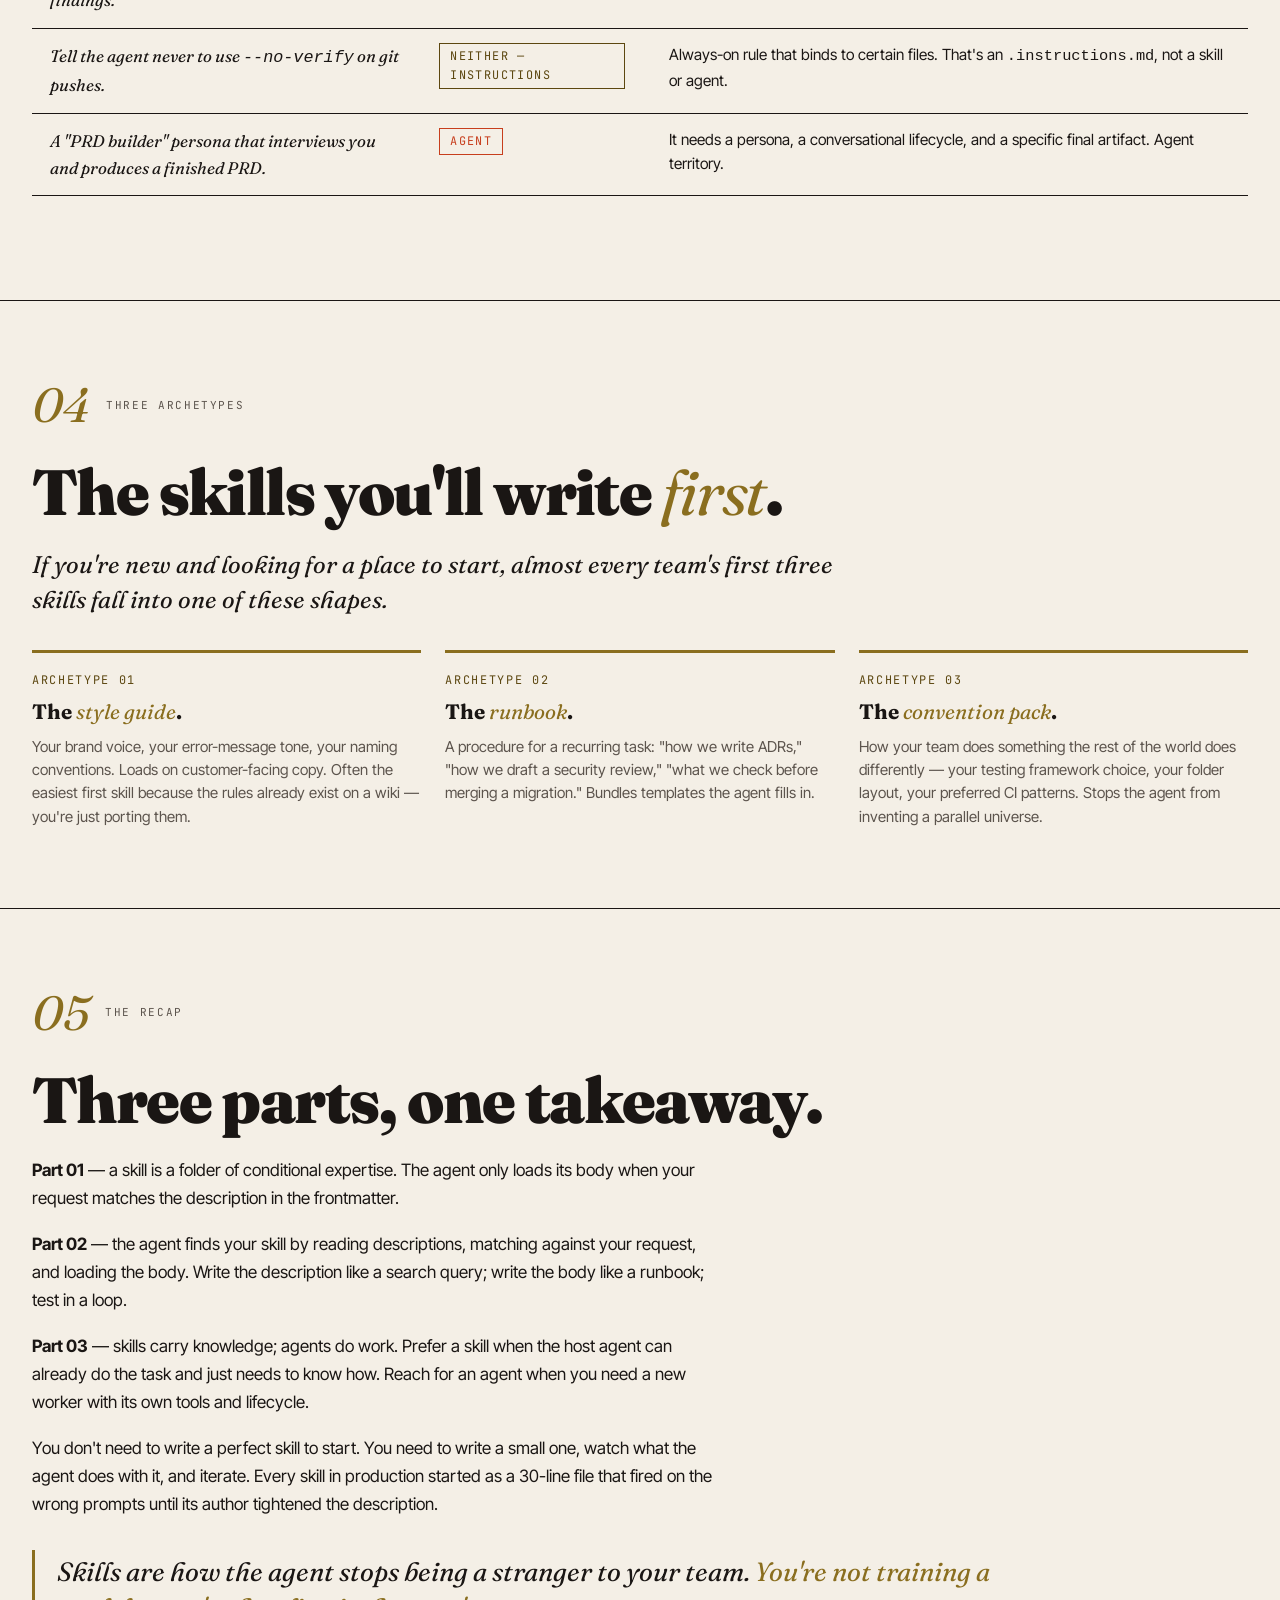
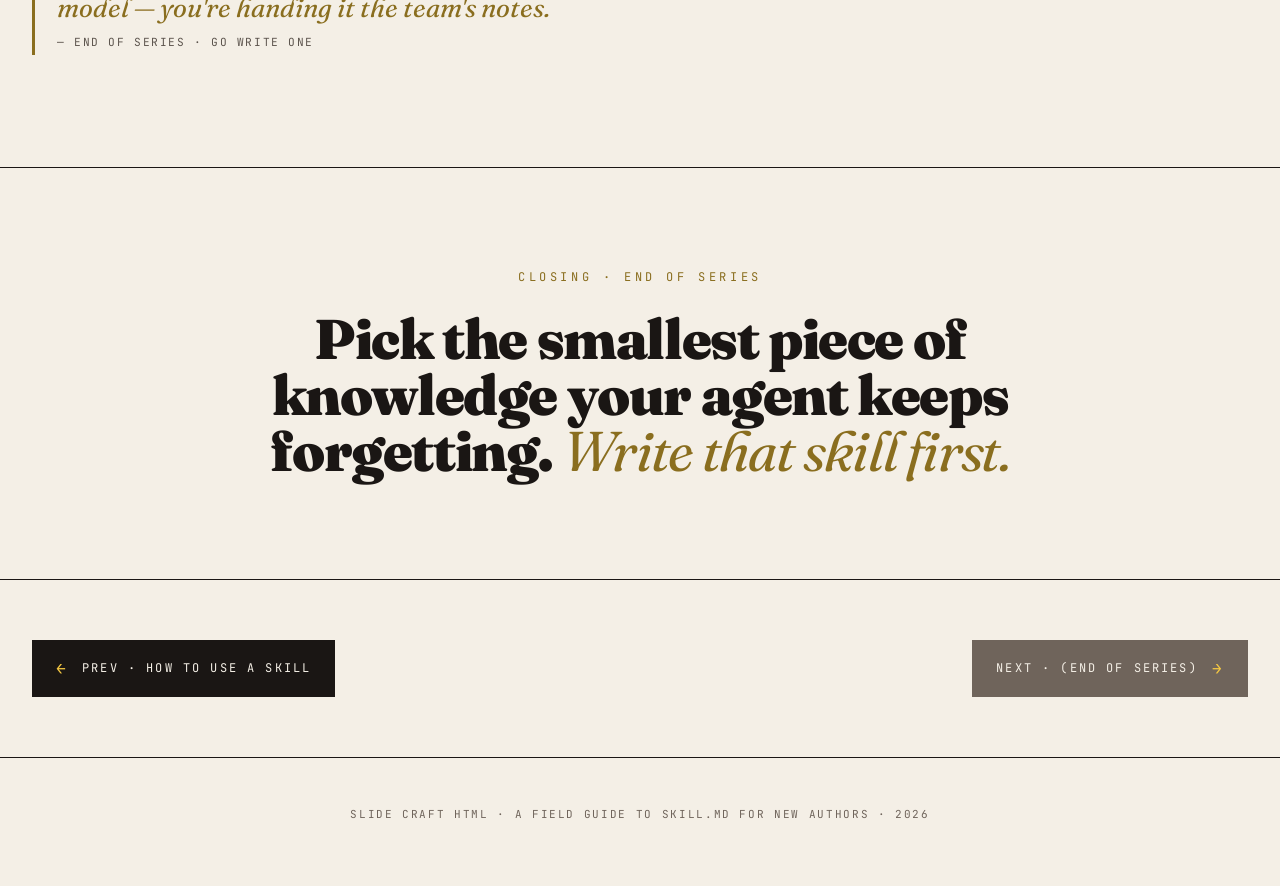
<file: example-generated-html/skill-md-part-3.html>
<!DOCTYPE html>
<html lang="en">
<head>
<meta charset="UTF-8">
<meta name="viewport" content="width=device-width, initial-scale=1.0">
<title>Skill vs Agent · SKILL.md for new users · Part 03</title>
<link rel="preconnect" href="https://fonts.googleapis.com">
<link rel="preconnect" href="https://fonts.gstatic.com" crossorigin>
<link href="https://fonts.googleapis.com/css2?family=Fraunces:ital,opsz,wght@0,9..144,400;0,9..144,700;0,9..144,900;1,9..144,400;1,9..144,700&family=Inter+Tight:ital,wght@0,400;0,500;0,600;1,400&family=JetBrains+Mono:wght@400;500&display=swap" rel="stylesheet">
<link rel="stylesheet" href="css/global.css">
<style>
  :root {
    --accent: #8A6E1F;        /* mustard / olive — decision-making */
    --accent-soft: #EBE2C4;
    --accent-bright: #C49A36;
    --accent-deep: #5C4710;
  }

  /* Side-by-side comparison */
  .vs {
    display: grid;
    grid-template-columns: 1fr 1fr;
    border: 1px solid var(--rule);
    margin: 32px 0;
  }
  .vs > div { padding: 26px 28px; }
  .vs .side-skill { border-right: 1px solid var(--rule); background: var(--bg-card); }
  .vs .side-agent { background: var(--accent-soft); }
  .vs h4 {
    font-family: var(--display);
    font-weight: 700;
    font-size: 1.5rem;
    margin-bottom: 6px;
  }
  .vs .kicker {
    font-family: var(--mono);
    font-size: 0.74rem;
    letter-spacing: 0.16em;
    text-transform: uppercase;
    color: var(--ink-soft);
    margin-bottom: 14px;
  }
  .vs ul { list-style: none; padding: 0; margin-top: 14px; }
  .vs li {
    padding: 8px 0 8px 22px;
    position: relative;
    font-size: 0.95rem;
    line-height: 1.5;
  }
  .vs li::before {
    content: "›";
    position: absolute; left: 0;
    color: var(--accent-deep);
    font-family: var(--mono);
    font-weight: 700;
  }
  @media (max-width: 800px) {
    .vs { grid-template-columns: 1fr; }
    .vs .side-skill { border-right: none; border-bottom: 1px solid var(--rule); }
  }

  /* Decision matrix */
  .matrix {
    width: 100%;
    border-collapse: collapse;
    margin: 24px 0;
    font-size: 0.96rem;
  }
  .matrix th, .matrix td {
    text-align: left;
    padding: 14px 18px;
    border-bottom: 1px solid var(--rule);
    vertical-align: top;
  }
  .matrix th {
    font-family: var(--mono);
    font-size: 0.74rem;
    letter-spacing: 0.14em;
    text-transform: uppercase;
    color: var(--ink-soft);
    border-bottom: 2px solid var(--rule);
  }
  .matrix td:first-child {
    font-family: var(--display);
    font-style: italic;
    font-size: 1.05rem;
    color: var(--ink);
    width: 32%;
  }
  .matrix td .pick {
    display: inline-block;
    font-family: var(--mono);
    font-size: 0.74rem;
    letter-spacing: 0.12em;
    text-transform: uppercase;
    padding: 3px 10px;
    margin-right: 8px;
    border: 1px solid currentColor;
  }
  .matrix .pick-skill { color: var(--accent-deep); }
  .matrix .pick-agent { color: var(--warn); }
  .matrix .pick-both  { color: var(--ink-soft); }

  /* Three-archetype recap */
  .archetypes {
    display: grid;
    grid-template-columns: repeat(3, 1fr);
    gap: 24px;
    margin-top: 28px;
  }
  .arch {
    border-top: 3px solid var(--accent);
    padding-top: 18px;
  }
  .arch .tag {
    font-family: var(--mono);
    font-size: 0.74rem;
    letter-spacing: 0.14em;
    text-transform: uppercase;
    color: var(--accent-deep);
    margin-bottom: 10px;
  }
  .arch h4 {
    font-family: var(--display);
    font-weight: 700;
    font-size: 1.3rem;
    margin-bottom: 10px;
    line-height: 1.2;
  }
  .arch h4 em { font-style: italic; color: var(--accent); font-weight: 400; }
  .arch p { color: var(--ink-soft); font-size: 0.94rem; line-height: 1.55; }
  @media (max-width: 800px) { .archetypes { grid-template-columns: 1fr; } }
</style>
</head>
<body>

<a class="skip-link" href="#main">Skip to content</a>

<div class="masthead">
  <div>SKILL.md for new users · Field guide</div>
  <div class="vol">No. 03</div>
  <div>2026</div>
</div>

<main id="main">

<header class="hero">
  <div class="container">
    <div class="hero-grid">
      <div>
        <div class="part-tag">Part 03 · The Decision</div>
        <h1>Skill or <em>agent</em>? Pick the right one.</h1>
      </div>
      <div class="hero-meta">
        <div class="label">In this part</div>
        <p>How a SKILL.md differs from a regular agent, the one question that picks between them, a decision matrix for real cases, and a recap to take into your first authoring session.</p>
      </div>
    </div>
    <div class="hero-bottom">
      <p class="deck">A skill is <em>knowledge the agent loads</em>. An agent is <em>a worker you summon</em>. Most teams confuse them, and most over-build agents when a skill would have done the work.</p>
      <p class="byline">Series · Final part · 3 of 3</p>
    </div>
  </div>
</header>

<section>
  <div class="container">
    <div class="section-label">
      <span class="num">01</span>
      <span class="lbl">The Distinction</span>
    </div>
    <h2>Different <em>shape</em>, different job.</h2>
    <p class="lede">A regular agent is a configured persona with its own tool budget, conversation context, and lifecycle. A skill is a folder of expertise that <em>any</em> agent can pick up and use. They're not competitors. They're different layers.</p>

    <div class="vs">
      <div class="side-skill">
        <div class="kicker">Layer · Knowledge</div>
        <h4>SKILL.md</h4>
        <p>A folder. A markdown file with YAML frontmatter. The agent loads it <em>on demand</em> when your request matches its description.</p>
        <ul>
          <li>Loaded by description match — lazy, not always on.</li>
          <li>Has no tools of its own; it tells the host agent what to do.</li>
          <li>Reusable across many agents and many conversations.</li>
          <li>Cheap to write, cheap to delete, cheap to version.</li>
          <li>Lives next to the code it serves.</li>
        </ul>
      </div>
      <div class="side-agent">
        <div class="kicker">Layer · Worker</div>
        <h4>Agent (.agent.md)</h4>
        <p>A configured role with its own identity, system prompt, tool allow-list, and (sometimes) its own model. You <em>summon</em> it to do a task; it runs and reports back.</p>
        <ul>
          <li>Always present when invoked — owns its own conversation.</li>
          <li>Has tools and constraints declared upfront.</li>
          <li>Can be a subagent: the main agent delegates work to it.</li>
          <li>Heavier to author; pays off when the role is reused.</li>
          <li>Often <em>consumes</em> skills to do its job.</li>
        </ul>
      </div>
    </div>

    <div class="prose">
      <p>The headline distinction: agents <em>do</em> things; skills tell whoever is doing the work <em>how</em>. A good agent is small and consumes many skills. A good skill is small and gets consumed by many agents.</p>
    </div>
  </div>
</section>

<section>
  <div class="container">
    <div class="section-label">
      <span class="num">02</span>
      <span class="lbl">The One Question</span>
    </div>
    <h2>Ask: do I need a <em>worker</em>, or just <em>expertise</em>?</h2>
    <p class="lede">If the answer involves a new persona, new tools, or a delegated subtask the main agent shouldn't handle directly — that's an agent. If the answer is "the main agent just needs to know how to do this kind of work" — that's a skill.</p>

    <div class="prose">
      <p>A few sharper tests:</p>
      <ul>
        <li>Does it need a <em>constrained tool list</em> different from the host agent's? → Agent.</li>
        <li>Does it run in <em>its own conversation</em> and report back a single result? → Agent (specifically a subagent).</li>
        <li>Is it just <em>how</em> to do a task the host agent is already capable of? → Skill.</li>
        <li>Does it bundle <em>templates, examples, or scripts</em> that get loaded only when needed? → Skill.</li>
        <li>Do you find yourself writing "act as a…" — meaning you want a different voice or scope? → Agent.</li>
        <li>Are you writing "when X, do Y, then Z" — a procedure for the current agent? → Skill.</li>
      </ul>
    </div>
  </div>
</section>

<section>
  <div class="container">
    <div class="section-label">
      <span class="num">03</span>
      <span class="lbl">Decision Matrix</span>
    </div>
    <h2>Real cases, picked.</h2>
    <p class="lede">Use this as a sanity check before you scaffold anything. Most "I need an agent" requests turn out to be skills in disguise.</p>

    <table class="matrix">
      <thead>
        <tr><th>You want…</th><th>Pick</th><th>Why</th></tr>
      </thead>
      <tbody>
        <tr>
          <td>The agent to follow our internal release-notes format whenever it drafts release copy.</td>
          <td><span class="pick pick-skill">Skill</span></td>
          <td>It's a workflow the host agent runs. No new tools, no new persona. Lives in <code>release-notes/SKILL.md</code>.</td>
        </tr>
        <tr>
          <td>A read-only code explorer that searches the repo and returns a summary so the main chat doesn't get cluttered.</td>
          <td><span class="pick pick-agent">Agent</span></td>
          <td>A subagent. Its own conversation, its own tool scope, returns one report. The main agent stays focused.</td>
        </tr>
        <tr>
          <td>Convert a mood-board into HTML tokens using a procedure the team has refined.</td>
          <td><span class="pick pick-skill">Skill</span></td>
          <td>Bundled knowledge + a procedure + sometimes a starter file. Exactly what skills are for.</td>
        </tr>
        <tr>
          <td>A "code reviewer" that reads diffs against project standards and writes severity-graded findings.</td>
          <td><span class="pick pick-both">Both</span></td>
          <td>The <em>reviewer</em> is an agent. The <em>standards</em> it checks against are skills the agent loads.</td>
        </tr>
        <tr>
          <td>Tell the agent never to use <code>--no-verify</code> on git pushes.</td>
          <td><span class="pick pick-skill">Neither — instructions</span></td>
          <td>Always-on rule that binds to certain files. That's an <code>.instructions.md</code>, not a skill or agent.</td>
        </tr>
        <tr>
          <td>A "PRD builder" persona that interviews you and produces a finished PRD.</td>
          <td><span class="pick pick-agent">Agent</span></td>
          <td>It needs a persona, a conversational lifecycle, and a specific final artifact. Agent territory.</td>
        </tr>
      </tbody>
    </table>
  </div>
</section>

<section>
  <div class="container">
    <div class="section-label">
      <span class="num">04</span>
      <span class="lbl">Three Archetypes</span>
    </div>
    <h2>The skills you'll write <em>first</em>.</h2>
    <p class="lede">If you're new and looking for a place to start, almost every team's first three skills fall into one of these shapes.</p>

    <div class="archetypes">
      <div class="arch">
        <div class="tag">Archetype 01</div>
        <h4>The <em>style guide</em>.</h4>
        <p>Your brand voice, your error-message tone, your naming conventions. Loads on customer-facing copy. Often the easiest first skill because the rules already exist on a wiki — you're just porting them.</p>
      </div>
      <div class="arch">
        <div class="tag">Archetype 02</div>
        <h4>The <em>runbook</em>.</h4>
        <p>A procedure for a recurring task: "how we write ADRs," "how we draft a security review," "what we check before merging a migration." Bundles templates the agent fills in.</p>
      </div>
      <div class="arch">
        <div class="tag">Archetype 03</div>
        <h4>The <em>convention pack</em>.</h4>
        <p>How your team does something the rest of the world does differently — your testing framework choice, your folder layout, your preferred CI patterns. Stops the agent from inventing a parallel universe.</p>
      </div>
    </div>
  </div>
</section>

<section>
  <div class="container">
    <div class="section-label">
      <span class="num">05</span>
      <span class="lbl">The Recap</span>
    </div>
    <h2>Three parts, one takeaway.</h2>
    <div class="prose">
      <p><strong>Part 01</strong> — a skill is a folder of conditional expertise. The agent only loads its body when your request matches the description in the frontmatter.</p>
      <p><strong>Part 02</strong> — the agent finds your skill by reading descriptions, matching against your request, and loading the body. Write the description like a search query; write the body like a runbook; test in a loop.</p>
      <p><strong>Part 03</strong> — skills carry knowledge; agents do work. Prefer a skill when the host agent can already do the task and just needs to know how. Reach for an agent when you need a new worker with its own tools and lifecycle.</p>
      <p>You don't need to write a perfect skill to start. You need to write a small one, watch what the agent does with it, and iterate. Every skill in production started as a 30-line file that fired on the wrong prompts until its author tightened the description.</p>
    </div>

    <div class="pullquote">
      Skills are how the agent stops being a stranger to your team. <em>You're not training a model — you're handing it the team's notes.</em>
      <cite>— End of series · go write one</cite>
    </div>
  </div>
</section>

<section class="bridge">
  <div class="container">
    <div class="bridge-tag">Closing · End of series</div>
    <h3>Pick the smallest piece of knowledge your agent keeps forgetting. <em>Write that skill first.</em></h3>
  </div>
</section>

</main>

<nav class="page-nav" aria-label="Series navigation">
  <a href="skill-md-part-2.html" class="prev-pill">Prev · How to use a skill</a>
  <a href="#" class="next-pill" aria-disabled="true">Next · (end of series)</a>
</nav>

<footer>
  <div class="colophon">Slide Craft HTML · A field guide to SKILL.md for new authors · 2026</div>
</footer>

</body>
</html>
</file>
<file: css/global.css>
/* ═══════════════════════════════════════════════════════
   MakeItPretty — Global Styles
   Editorial zine shell. Per-page styles override --accent
   and add page-specific layouts inline; never restate tokens.
   ═══════════════════════════════════════════════════════ */

:root {
  /* Core palette — warm magazine paper */
  --bg: #F4EFE6;
  --bg-card: #FBF7EE;
  --ink: #1A1614;
  --ink-soft: #5C544D;
  --ink-faint: #6F645B;
  --rule: #1A1614;

  /* Accent (overridden per page) */
  --accent: #2A3F5F;
  --accent-soft: #D8DEE8;
  --accent-bright: #4A7BB8;
  --accent-deep: #1A2E4A;

  /* Semantic */
  --warn: #C73E1D;
  --warn-soft: #F8DAD0;
  --highlight: #F5C842;
  --moss: #5A6E3A;
  --good: #2D7A4F;
  --good-soft: #CFE5D9;

  /* Type */
  --display: 'Fraunces', Georgia, serif;
  --body: 'Inter Tight', -apple-system, BlinkMacSystemFont, 'Segoe UI', sans-serif;
  --mono: 'JetBrains Mono', ui-monospace, 'SF Mono', Menlo, monospace;

  --container-max: 1280px;
}

* { box-sizing: border-box; margin: 0; padding: 0; }
html { scroll-behavior: smooth; }
body {
  background: var(--bg);
  color: var(--ink);
  font-family: var(--body);
  font-size: 17px;
  line-height: 1.6;
  -webkit-font-smoothing: antialiased;
  overflow-x: hidden;
}
a { color: var(--accent); text-decoration: underline; text-decoration-thickness: 1px; text-underline-offset: 3px; }
a:hover { color: var(--accent-deep); }

.container { max-width: var(--container-max); margin: 0 auto; padding: 0 32px; }

/* === Masthead === */
.masthead {
  border-bottom: 1px solid var(--rule);
  padding: 16px 32px;
  display: flex;
  justify-content: space-between;
  align-items: center;
  font-family: var(--mono);
  font-size: 11px;
  letter-spacing: 0.1em;
  text-transform: uppercase;
}
.masthead .vol { color: var(--ink-soft); }

/* === Hero === */
.hero { padding: 80px 0 60px; border-bottom: 1px solid var(--rule); }
.hero-grid {
  display: grid;
  grid-template-columns: minmax(0, 1fr) 280px;
  gap: 48px;
  align-items: end;
}
.hero-grid > * { min-width: 0; }
.part-tag {
  font-family: var(--mono);
  font-size: 13px;
  letter-spacing: 0.2em;
  text-transform: uppercase;
  color: var(--accent);
  margin-bottom: 16px;
  display: flex;
  align-items: center;
  gap: 12px;
}
.part-tag::before { content: ''; width: 32px; height: 1px; background: var(--accent); }
.hero h1 {
  font-family: var(--display);
  font-weight: 900;
  font-size: clamp(54px, 9vw, 130px);
  line-height: 0.96;
  letter-spacing: -0.035em;
  color: var(--ink);
  overflow-wrap: anywhere;
  hyphens: auto;
}
.hero h1 em { font-style: italic; font-weight: 400; color: var(--accent); }
.hero-meta {
  padding-bottom: 12px;
  border-left: 1px solid var(--rule);
  padding-left: 24px;
}
.hero-meta .label {
  font-family: var(--mono);
  font-size: 11px;
  letter-spacing: 0.12em;
  text-transform: uppercase;
  color: var(--ink-soft);
  margin-bottom: 12px;
}
.hero-meta p { font-size: 15px; line-height: 1.5; color: var(--ink); }
.hero-bottom {
  margin-top: 48px;
  padding-top: 28px;
  border-top: 1px solid var(--rule);
  display: flex;
  justify-content: space-between;
  align-items: flex-end;
  gap: 32px;
  flex-wrap: wrap;
}
.deck {
  font-family: var(--display);
  font-style: italic;
  font-weight: 400;
  font-size: clamp(20px, 2.2vw, 26px);
  line-height: 1.4;
  color: var(--ink);
  max-width: 38em;
}
.deck em { color: var(--accent); font-style: italic; }
.byline {
  font-family: var(--mono);
  font-size: 11px;
  letter-spacing: 0.18em;
  text-transform: uppercase;
  color: var(--ink-soft);
  white-space: nowrap;
}

/* === Sections === */
section { padding: 80px 0; border-bottom: 1px solid var(--rule); }
.section-label {
  display: flex;
  align-items: center;
  gap: 16px;
  margin-bottom: 32px;
}
.section-label .num {
  font-family: var(--display);
  font-style: italic;
  font-weight: 400;
  font-size: 48px;
  line-height: 1;
  color: var(--accent);
}
.section-label .lbl {
  font-family: var(--mono);
  font-size: 11px;
  letter-spacing: 0.15em;
  text-transform: uppercase;
  color: var(--ink-soft);
}
h2 {
  font-family: var(--display);
  font-weight: 900;
  font-size: clamp(36px, 5.2vw, 64px);
  line-height: 0.98;
  letter-spacing: -0.025em;
  margin-bottom: 24px;
}
h2 em { font-style: italic; font-weight: 400; color: var(--accent); }
h3 {
  font-family: var(--display);
  font-weight: 700;
  font-size: 24px;
  line-height: 1.2;
  letter-spacing: -0.02em;
}
.lede {
  font-family: var(--display);
  font-weight: 400;
  font-style: italic;
  font-size: clamp(20px, 2vw, 24px);
  line-height: 1.45;
  color: var(--ink);
  max-width: 820px;
  margin-bottom: 32px;
}
.lede em { color: var(--accent); }

/* === Prose === */
.prose { max-width: 68ch; }
.prose p { margin-bottom: 18px; font-size: 17px; line-height: 1.65; color: var(--ink); }
.prose p em { font-style: italic; color: var(--accent-deep); }
.prose code {
  font-family: var(--mono);
  font-size: 0.88em;
  background: var(--bg-card);
  border: 1px solid var(--rule);
  border-radius: 3px;
  padding: 1px 6px;
}
.prose ul, .prose ol { margin: 0 0 18px 22px; }
.prose li { margin-bottom: 8px; line-height: 1.55; }

/* === Code block === */
.codeblock {
  background: #1A1614;
  color: #F4EFE6;
  font-family: var(--mono);
  font-size: 13.5px;
  line-height: 1.65;
  padding: 24px 28px;
  margin: 28px 0;
  border-left: 3px solid var(--accent);
  overflow-x: auto;
  white-space: pre;
}
.codeblock .kw { color: var(--highlight); }
.codeblock .str { color: #A6CC8F; }
.codeblock .cm { color: #8A7F75; font-style: italic; }
.codeblock .red-hl { color: #E08070; }
.codeblock .yellow-hl { color: var(--highlight); }

/* === Pullquote === */
.pullquote {
  font-family: var(--display);
  font-style: italic;
  font-size: 1.65rem;
  line-height: 1.35;
  border-left: 3px solid var(--accent);
  padding: 4px 0 4px 22px;
  margin: 32px 0;
  color: var(--ink);
  max-width: 38em;
}
.pullquote em { color: var(--accent); font-style: italic; }
.pullquote cite {
  display: block;
  font-style: normal;
  font-family: var(--mono);
  font-size: 0.7rem;
  letter-spacing: 0.14em;
  text-transform: uppercase;
  color: var(--ink-soft);
  margin-top: 10px;
}

/* === Bridge === */
.bridge {
  background: var(--bg);
  text-align: center;
  padding: 100px 0;
}
.bridge .bridge-tag {
  font-family: var(--mono);
  font-size: 12px;
  letter-spacing: 0.3em;
  text-transform: uppercase;
  color: var(--accent);
  margin-bottom: 24px;
}
.bridge h3 {
  font-family: var(--display);
  font-weight: 900;
  font-size: clamp(32px, 4.8vw, 56px);
  line-height: 1;
  letter-spacing: -0.025em;
  color: var(--ink);
  max-width: 880px;
  margin: 0 auto;
}
.bridge h3 em { font-style: italic; font-weight: 400; color: var(--accent); }

/* === Page nav === */
.page-nav {
  display: flex;
  justify-content: space-between;
  align-items: center;
  gap: 24px;
  padding: 60px 32px;
  max-width: var(--container-max);
  margin: 0 auto;
  flex-wrap: wrap;
}
.next-pill, .prev-pill {
  display: inline-flex;
  align-items: center;
  gap: 14px;
  padding: 16px 24px;
  background: var(--ink);
  color: var(--bg);
  font-family: var(--mono);
  font-size: 12px;
  letter-spacing: 0.18em;
  text-transform: uppercase;
  text-decoration: none;
}
.next-pill:hover, .prev-pill:hover { background: var(--accent-deep); color: var(--bg); }
.next-pill::after { content: '→'; color: var(--highlight); font-size: 16px; }
.prev-pill::before { content: '←'; color: var(--highlight); font-size: 16px; }
.prev-pill[aria-disabled="true"], .next-pill[aria-disabled="true"] {
  background: var(--ink-faint);
  cursor: default;
  pointer-events: none;
}

/* === Footer === */
footer {
  padding: 48px 0 64px;
  text-align: center;
  border-top: 1px solid var(--rule);
}
footer .colophon {
  font-family: var(--mono);
  font-size: 11px;
  letter-spacing: 0.15em;
  text-transform: uppercase;
  color: var(--ink-faint);
}

/* === Accessibility === */
.skip-link {
  position: absolute;
  top: -40px;
  left: 8px;
  padding: 8px 12px;
  background: var(--ink);
  color: var(--bg);
  text-decoration: none;
  border-radius: 4px;
  z-index: 9999;
}
.skip-link:focus { top: 8px; }
:focus-visible { outline: 2px solid var(--accent); outline-offset: 2px; border-radius: 2px; }
@media (prefers-reduced-motion: reduce) {
  *, *::before, *::after {
    animation-duration: 0.01ms !important;
    animation-iteration-count: 1 !important;
    transition-duration: 0.01ms !important;
    scroll-behavior: auto !important;
  }
}

/* === Responsive === */
@media (max-width: 900px) {
  .hero-grid { grid-template-columns: 1fr; gap: 24px; }
  .hero { padding: 48px 0 32px; }
  section { padding: 56px 0; }
  .container { padding: 0 20px; }
  .masthead { padding: 12px 20px; }
  .hero-bottom { flex-direction: column; align-items: flex-start; }
  .page-nav { flex-direction: column; padding: 40px 20px; }
  .page-nav a { width: 100%; justify-content: center; }
}
@media (max-width: 540px) {
  .masthead { font-size: 9px; }
}
</file>
<file: example-generated-html/css/global.css>
/* ═══════════════════════════════════════════════════════
   Slide Craft HTML
   Editorial zine shell. Per-page styles override --accent
   and add page-specific layouts inline; never restate tokens.
   ═══════════════════════════════════════════════════════ */

:root {
  /* Core palette — warm colors like magazine paper */
  --bg: #F4EFE6;
  --bg-card: #FBF7EE;
  --ink: #1A1614;
  --ink-soft: #5C544D;
  --ink-faint: #6F645B;
  --rule: #1A1614;

  /* Accent (overridden per page) */
  --accent: #2A3F5F;
  --accent-soft: #D8DEE8;
  --accent-bright: #4A7BB8;
  --accent-deep: #1A2E4A;

  /* Semantic */
  --warn: #C73E1D;
  --warn-soft: #F8DAD0;
  --highlight: #F5C842;
  --moss: #5A6E3A;
  --good: #2D7A4F;
  --good-soft: #CFE5D9;

  /* Type */
  --display: 'Fraunces', Georgia, serif;
  --body: 'Inter Tight', -apple-system, BlinkMacSystemFont, 'Segoe UI', sans-serif;
  --mono: 'JetBrains Mono', ui-monospace, 'SF Mono', Menlo, monospace;

  --container-max: 1280px;
}

* { box-sizing: border-box; margin: 0; padding: 0; }
html { scroll-behavior: smooth; }
body {
  background: var(--bg);
  color: var(--ink);
  font-family: var(--body);
  font-size: 17px;
  line-height: 1.6;
  -webkit-font-smoothing: antialiased;
  overflow-x: hidden;
}
a { color: var(--accent); text-decoration: underline; text-decoration-thickness: 1px; text-underline-offset: 3px; }
a:hover { color: var(--accent-deep); }

.container { max-width: var(--container-max); margin: 0 auto; padding: 0 32px; }

/* === Masthead === */
.masthead {
  border-bottom: 1px solid var(--rule);
  padding: 16px 32px;
  display: flex;
  justify-content: space-between;
  align-items: center;
  font-family: var(--mono);
  font-size: 11px;
  letter-spacing: 0.1em;
  text-transform: uppercase;
}
.masthead .vol { color: var(--ink-soft); }

/* === Hero === */
.hero { padding: 80px 0 60px; border-bottom: 1px solid var(--rule); }
.hero-grid {
  display: grid;
  grid-template-columns: minmax(0, 1fr) 280px;
  gap: 48px;
  align-items: end;
}
.hero-grid > * { min-width: 0; }
.part-tag {
  font-family: var(--mono);
  font-size: 13px;
  letter-spacing: 0.2em;
  text-transform: uppercase;
  color: var(--accent);
  margin-bottom: 16px;
  display: flex;
  align-items: center;
  gap: 12px;
}
.part-tag::before { content: ''; width: 32px; height: 1px; background: var(--accent); }
.hero h1 {
  font-family: var(--display);
  font-weight: 900;
  font-size: clamp(54px, 9vw, 130px);
  line-height: 0.96;
  letter-spacing: -0.035em;
  color: var(--ink);
  overflow-wrap: anywhere;
  hyphens: auto;
}
.hero h1 em { font-style: italic; font-weight: 400; color: var(--accent); }
.hero-meta {
  padding-bottom: 12px;
  border-left: 1px solid var(--rule);
  padding-left: 24px;
}
.hero-meta .label {
  font-family: var(--mono);
  font-size: 11px;
  letter-spacing: 0.12em;
  text-transform: uppercase;
  color: var(--ink-soft);
  margin-bottom: 12px;
}
.hero-meta p { font-size: 15px; line-height: 1.5; color: var(--ink); }
.hero-bottom {
  margin-top: 48px;
  padding-top: 28px;
  border-top: 1px solid var(--rule);
  display: flex;
  justify-content: space-between;
  align-items: flex-end;
  gap: 32px;
  flex-wrap: wrap;
}
.deck {
  font-family: var(--display);
  font-style: italic;
  font-weight: 400;
  font-size: clamp(20px, 2.2vw, 26px);
  line-height: 1.4;
  color: var(--ink);
  max-width: 38em;
}
.deck em { color: var(--accent); font-style: italic; }
.byline {
  font-family: var(--mono);
  font-size: 11px;
  letter-spacing: 0.18em;
  text-transform: uppercase;
  color: var(--ink-soft);
  white-space: nowrap;
}

/* === Sections === */
section { padding: 80px 0; border-bottom: 1px solid var(--rule); }
.section-label {
  display: flex;
  align-items: center;
  gap: 16px;
  margin-bottom: 32px;
}
.section-label .num {
  font-family: var(--display);
  font-style: italic;
  font-weight: 400;
  font-size: 48px;
  line-height: 1;
  color: var(--accent);
}
.section-label .lbl {
  font-family: var(--mono);
  font-size: 11px;
  letter-spacing: 0.15em;
  text-transform: uppercase;
  color: var(--ink-soft);
}
h2 {
  font-family: var(--display);
  font-weight: 900;
  font-size: clamp(36px, 5.2vw, 64px);
  line-height: 0.98;
  letter-spacing: -0.025em;
  margin-bottom: 24px;
}
h2 em { font-style: italic; font-weight: 400; color: var(--accent); }
h3 {
  font-family: var(--display);
  font-weight: 700;
  font-size: 24px;
  line-height: 1.2;
  letter-spacing: -0.02em;
}
.lede {
  font-family: var(--display);
  font-weight: 400;
  font-style: italic;
  font-size: clamp(20px, 2vw, 24px);
  line-height: 1.45;
  color: var(--ink);
  max-width: 820px;
  margin-bottom: 32px;
}
.lede em { color: var(--accent); }

/* === Prose === */
.prose { max-width: 68ch; }
.prose p { margin-bottom: 18px; font-size: 17px; line-height: 1.65; color: var(--ink); }
.prose p em { font-style: italic; color: var(--accent-deep); }
.prose code {
  font-family: var(--mono);
  font-size: 0.88em;
  background: var(--bg-card);
  border: 1px solid var(--rule);
  border-radius: 3px;
  padding: 1px 6px;
}
.prose ul, .prose ol { margin: 0 0 18px 22px; }
.prose li { margin-bottom: 8px; line-height: 1.55; }

/* === Code block === */
.codeblock {
  background: #1A1614;
  color: #F4EFE6;
  font-family: var(--mono);
  font-size: 13.5px;
  line-height: 1.65;
  padding: 24px 28px;
  margin: 28px 0;
  border-left: 3px solid var(--accent);
  overflow-x: auto;
  white-space: pre;
}
.codeblock .kw { color: var(--highlight); }
.codeblock .str { color: #A6CC8F; }
.codeblock .cm { color: #8A7F75; font-style: italic; }
.codeblock .red-hl { color: #E08070; }
.codeblock .yellow-hl { color: var(--highlight); }

/* === Pullquote === */
.pullquote {
  font-family: var(--display);
  font-style: italic;
  font-size: 1.65rem;
  line-height: 1.35;
  border-left: 3px solid var(--accent);
  padding: 4px 0 4px 22px;
  margin: 32px 0;
  color: var(--ink);
  max-width: 38em;
}
.pullquote em { color: var(--accent); font-style: italic; }
.pullquote cite {
  display: block;
  font-style: normal;
  font-family: var(--mono);
  font-size: 0.7rem;
  letter-spacing: 0.14em;
  text-transform: uppercase;
  color: var(--ink-soft);
  margin-top: 10px;
}

/* === Bridge === */
.bridge {
  background: var(--bg);
  text-align: center;
  padding: 100px 0;
}
.bridge .bridge-tag {
  font-family: var(--mono);
  font-size: 12px;
  letter-spacing: 0.3em;
  text-transform: uppercase;
  color: var(--accent);
  margin-bottom: 24px;
}
.bridge h3 {
  font-family: var(--display);
  font-weight: 900;
  font-size: clamp(32px, 4.8vw, 56px);
  line-height: 1;
  letter-spacing: -0.025em;
  color: var(--ink);
  max-width: 880px;
  margin: 0 auto;
}
.bridge h3 em { font-style: italic; font-weight: 400; color: var(--accent); }

/* === Page nav === */
.page-nav {
  display: flex;
  justify-content: space-between;
  align-items: center;
  gap: 24px;
  padding: 60px 32px;
  max-width: var(--container-max);
  margin: 0 auto;
  flex-wrap: wrap;
}
.next-pill, .prev-pill {
  display: inline-flex;
  align-items: center;
  gap: 14px;
  padding: 16px 24px;
  background: var(--ink);
  color: var(--bg);
  font-family: var(--mono);
  font-size: 12px;
  letter-spacing: 0.18em;
  text-transform: uppercase;
  text-decoration: none;
}
.next-pill:hover, .prev-pill:hover { background: var(--accent-deep); color: var(--bg); }
.next-pill::after { content: '→'; color: var(--highlight); font-size: 16px; }
.prev-pill::before { content: '←'; color: var(--highlight); font-size: 16px; }
.prev-pill[aria-disabled="true"], .next-pill[aria-disabled="true"] {
  background: var(--ink-faint);
  cursor: default;
  pointer-events: none;
}

/* === Footer === */
footer {
  padding: 48px 0 64px;
  text-align: center;
  border-top: 1px solid var(--rule);
}
footer .colophon {
  font-family: var(--mono);
  font-size: 11px;
  letter-spacing: 0.15em;
  text-transform: uppercase;
  color: var(--ink-faint);
}

/* === Accessibility === */
.skip-link {
  position: absolute;
  top: -40px;
  left: 8px;
  padding: 8px 12px;
  background: var(--ink);
  color: var(--bg);
  text-decoration: none;
  border-radius: 4px;
  z-index: 9999;
}
.skip-link:focus { top: 8px; }
:focus-visible { outline: 2px solid var(--accent); outline-offset: 2px; border-radius: 2px; }
@media (prefers-reduced-motion: reduce) {
  *, *::before, *::after {
    animation-duration: 0.01ms !important;
    animation-iteration-count: 1 !important;
    transition-duration: 0.01ms !important;
    scroll-behavior: auto !important;
  }
}

/* === Responsive === */
@media (max-width: 900px) {
  .hero-grid { grid-template-columns: 1fr; gap: 24px; }
  .hero { padding: 48px 0 32px; }
  section { padding: 56px 0; }
  .container { padding: 0 20px; }
  .masthead { padding: 12px 20px; }
  .hero-bottom { flex-direction: column; align-items: flex-start; }
  .page-nav { flex-direction: column; padding: 40px 20px; }
  .page-nav a { width: 100%; justify-content: center; }
}
@media (max-width: 540px) {
  .masthead { font-size: 9px; }
}
</file>
